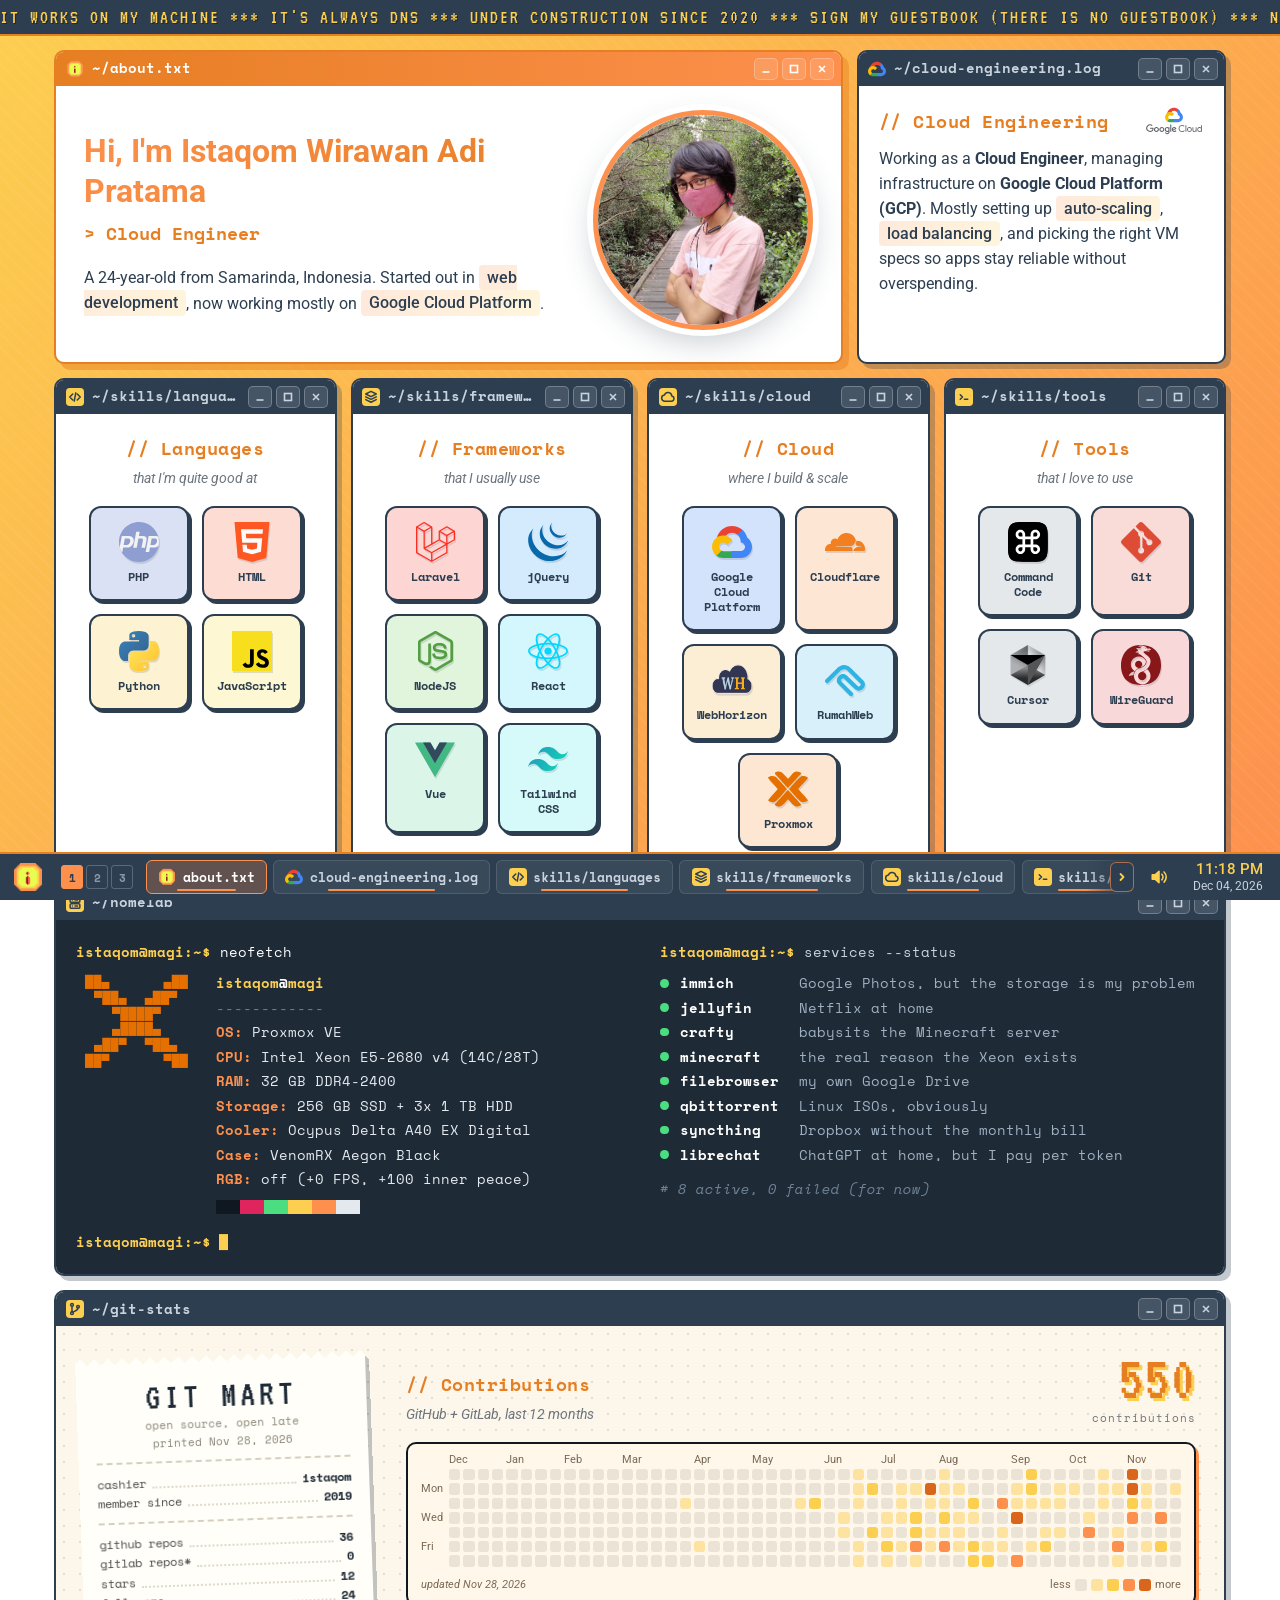
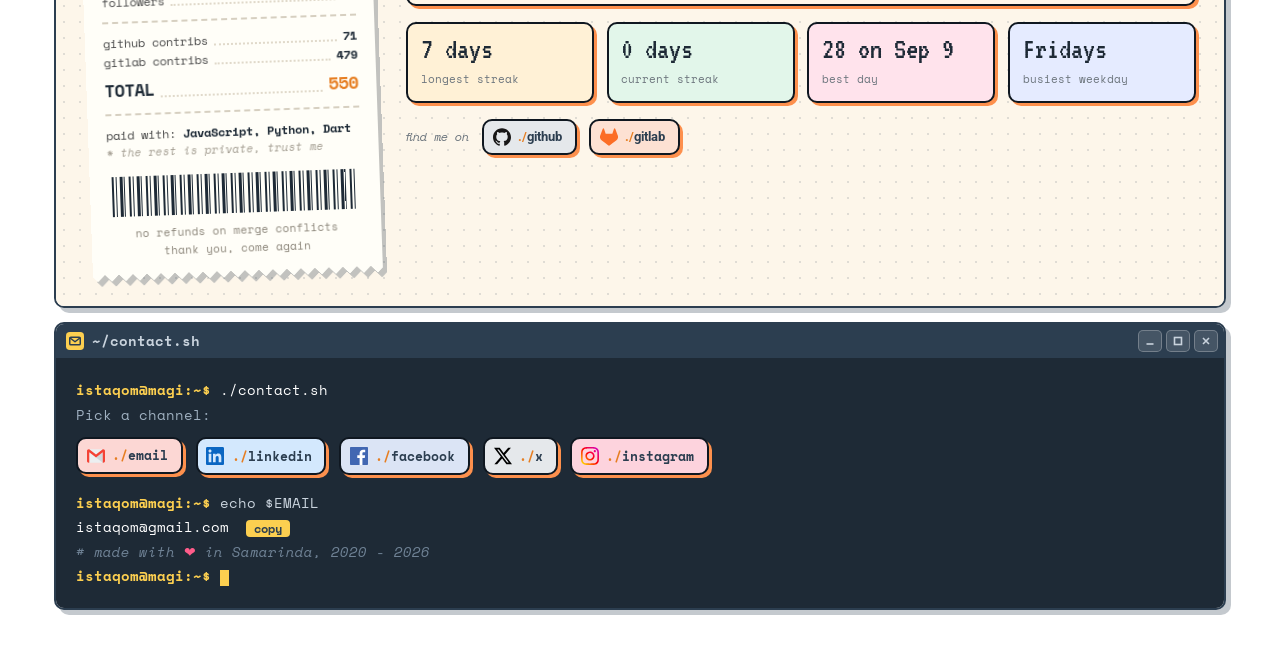
<file: index.html>
<!DOCTYPE html>
<html lang="en">
<head>
    <meta charset="UTF-8">
    <meta name="viewport" content="width=device-width, initial-scale=1.0">
    <title>istaqom@magi:~ | Istaqom Wirawan Adi Pratama</title>
    <meta name="description" content="Istaqom Wirawan Adi Pratama, a Cloud Engineer from Samarinda, Indonesia. Started out in web development, now working mostly on Google Cloud Platform.">
    <meta name="author" content="Istaqom Wirawan Adi Pratama">
    <meta name="theme-color" content="#2c3e50">
    <link rel="canonical" href="https://istaqom.github.io/">

    <meta property="og:type" content="website">
    <meta property="og:site_name" content="istaqom@magi">
    <meta property="og:url" content="https://istaqom.github.io/">
    <meta property="og:title" content="Istaqom Wirawan Adi Pratama | Cloud Engineer">
    <meta property="og:description" content="Cloud Engineer from Samarinda, Indonesia. Started out in web development, now working mostly on Google Cloud Platform.">
    <meta property="og:image" content="https://istaqom.github.io/img/og-logo.png">
    <meta property="og:image:secure_url" content="https://istaqom.github.io/img/og-logo.png">
    <meta property="og:image:type" content="image/png">
    <meta property="og:image:width" content="600">
    <meta property="og:image:height" content="600">
    <meta property="og:image:alt" content="Istaqom's logo: a red letter i inside an orange octagon">
    <meta name="twitter:card" content="summary">
    <meta name="twitter:creator" content="@istaqom">

    <link rel="icon" type="image/png" sizes="32x32" href="img/favicon-32.png">
    <link rel="apple-touch-icon" href="img/apple-touch-icon.png">
    <link rel="manifest" href="site.webmanifest">

    <script type="application/ld+json">
    {
        "@context": "https://schema.org",
        "@type": "Person",
        "name": "Istaqom Wirawan Adi Pratama",
        "url": "https://istaqom.github.io/",
        "image": "https://istaqom.github.io/img/me.jpg",
        "jobTitle": "Cloud Engineer",
        "address": { "@type": "PostalAddress", "addressLocality": "Samarinda", "addressCountry": "ID" },
        "sameAs": [
            "https://github.com/istaqom",
            "https://gitlab.com/istaqom",
            "https://www.linkedin.com/in/istaqom",
            "https://x.com/istaqom",
            "https://www.instagram.com/istaqomwirawan/",
            "https://www.facebook.com/istaqom/"
        ]
    }
    </script>

    <link href="module/style.css" rel="stylesheet">
    <link rel="preconnect" href="https://fonts.googleapis.com">
    <link rel="preconnect" href="https://fonts.gstatic.com" crossorigin>
    <link href="https://fonts.googleapis.com/css2?family=Roboto:wght@400;500;700&family=Space+Mono:wght@400;700&family=VT323&display=swap" rel="stylesheet">

    <script>
        // JS months are 0-based: 8 = September
        var BIRTHDAY = new Date(2002, 8, 15);

        function calculate_age(dob) { 
            var diff_ms = Date.now() - dob.getTime();
            var age_dt = new Date(diff_ms); 
        
            return Math.abs(age_dt.getUTCFullYear() - 1970);
        }

        try {
            var savedTheme = localStorage.getItem('magi-theme');
            if (!savedTheme) savedTheme = matchMedia('(prefers-color-scheme: dark)').matches ? 'dark' : 'light';
            document.documentElement.setAttribute('data-theme', savedTheme);
        } catch (e) {}

        // set before first paint so a refresh doesn't flash desktop 1; wm.js clears it
        try {
            var savedDesk = sessionStorage.getItem('magi-desk');
            if (savedDesk) document.documentElement.setAttribute('data-desk', savedDesk);
        } catch (e) {}
    </script>
    <script src="module/sfx.js" defer></script>
    <script src="module/wm.js" defer></script>
    <script src="module/marquee.js" defer></script>
    <script src="module/profile.js" defer></script>
    <script src="module/gitstats.js" defer></script>
    <script src="module/shell.js" defer></script>
    <script src="module/logocolor.js" defer></script>
    <script src="module/calendar.js" defer></script>
    <script src="module/music-data.js" defer></script>
    <script src="module/ytm-data.js" defer></script>
    <script src="module/hobby.js" defer></script>
    <script src="module/prefetch.js" defer></script>
</head>
<body>
    <div class="marquee-container">
        <div class="marquee-track">
            <span class="marquee-content">
                IT'S ALWAYS DNS *** THERE IS NO CLOUD, IT'S JUST SOMEONE ELSE'S COMPUTER ***
                IT WORKS ON MY MACHINE *** BEST VIEWED WITH ANY MODERN BROWSER ***
            </span>
            <span class="marquee-content" aria-hidden="true">
                IT'S ALWAYS DNS *** THERE IS NO CLOUD, IT'S JUST SOMEONE ELSE'S COMPUTER ***
                IT WORKS ON MY MACHINE *** BEST VIEWED WITH ANY MODERN BROWSER ***
            </span>
        </div>
    </div>

    <main class="workspaces">
    <div class="desktop" id="desktop-1" data-name="Main" aria-label="Desktop 1: Main">
        <section class="window window-wide" id="win-about" data-category="profile" data-desc="Who even is this guy" data-favorite data-title="~/about.txt" data-icon="img/logo-tp.png">
            <div class="window-body profile-section">
                <div class="profile-text">
                    <h1 class="name">Hi, I'm Istaqom Wirawan Adi Pratama</h1>
                    <h2 class="title">&gt; Cloud Engineer</h2>
                    <p class="description">
                        A <script>document.write(calculate_age(BIRTHDAY))</script>-year-old from Samarinda, Indonesia.
                        Started out in <span class="highlight">web development</span>,
                        now working mostly on <span class="highlight">Google Cloud Platform</span>.
                    </p>
                </div>
                <div class="profile-image">
                    <div class="me-wrap">
                        <img src="./img/me.jpg" alt="Istaqom Wirawan" class="me">
                        <span class="me-bubble" aria-hidden="true">hello, world!</span>
                    </div>
                </div>
            </div>
        </section>

        <section class="window" id="win-cloud" data-category="profile" data-desc="Day job, GCP edition" data-title="~/cloud-engineering.log" data-icon="img/gcp.svg">
            <div class="window-body">
                <div class="cloud-heading">
                    <h3 class="section-title">// Cloud Engineering</h3>
                    <img src="img/gcp-wordmark.svg" alt="Google Cloud" class="gcp-wordmark">
                </div>
                <p class="cloud-text">
                    Working as a <strong>Cloud Engineer</strong>, managing infrastructure on <strong>Google Cloud Platform (GCP)</strong>.
                    Mostly setting up <span class="highlight">auto-scaling</span>, <span class="highlight">load balancing</span>,
                    and picking the right VM specs so apps stay reliable without overspending.
                </p>
            </div>
        </section>

        <section class="window window-skill" id="win-languages" data-category="skills" data-desc="Things I write code in" data-title="~/skills/languages" data-icon="img/icon-code.svg">
            <div class="window-body skill-category">
                <h3 class="section-title">// Languages</h3>
                <p class="skill-subtitle">that I'm quite good at</p>
                <div class="skills-grid">
                    <div class="skill-item" data-tip="lambo lu warna apa bos?">
                        <img src="img/php.svg" alt="PHP">
                        <span>PHP</span>
                    </div>
                    <div class="skill-item" data-tip="yeah I program using HTML bro">
                        <img src="img/html-5.svg" alt="HTML">
                        <span>HTML</span>
                    </div>
                    <div class="skill-item" data-tip="import every single thing to the code">
                        <img src="img/python.svg" alt="Python">
                        <span>Python</span>
                    </div>
                    <div class="skill-item" data-tip="new framework every 5 minutes">
                        <img src="img/js.svg" alt="JavaScript">
                        <span>JavaScript</span>
                    </div>
                </div>
            </div>
        </section>

        <section class="window window-skill" id="win-frameworks" data-category="skills" data-desc="Things I write code with" data-title="~/skills/frameworks" data-icon="img/icon-layers.svg">
            <div class="window-body skill-category">
                <h3 class="section-title">// Frameworks</h3>
                <p class="skill-subtitle">that I usually use</p>
                <div class="skills-grid">
                    <div class="skill-item" data-tip="standard web for Indonesian government">
                        <img src="img/laravel.svg" alt="Laravel">
                        <span>Laravel</span>
                    </div>
                    <div class="skill-item" data-tip="please let me die">
                        <img src="img/jquery.svg" alt="jQuery">
                        <span>jQuery</span>
                    </div>
                    <div class="skill-item" data-tip="backend but actually frontend">
                        <img src="img/nodejs.svg" alt="NodeJS">
                        <span>NodeJS</span>
                    </div>
                    <div class="skill-item" data-tip="useState everywhere">
                        <img src="img/react.svg" alt="React">
                        <span>React</span>
                    </div>
                    <div class="skill-item" data-tip="React but simpler, but nobody uses it">
                        <img src="img/vue.svg" alt="Vue">
                        <span>Vue</span>
                    </div>
                    <div class="skill-item" data-tip="class name longer than the code">
                        <img src="img/tailwind-css.svg" alt="Tailwind CSS">
                        <span>Tailwind CSS</span>
                    </div>
                </div>
            </div>
        </section>

        <section class="window window-skill" id="win-cloud-stack" data-category="skills" data-desc="Where stuff gets deployed" data-title="~/skills/cloud" data-icon="img/icon-cloud.svg">
            <div class="window-body skill-category">
                <h3 class="section-title">// Cloud</h3>
                <p class="skill-subtitle">where I build &amp; scale</p>
                <div class="skills-grid">
                    <div class="skill-item" data-tip="I forgot to release the public IP of a dead VM and got billed">
                        <img src="img/gcp.svg" alt="Google Cloud Platform">
                        <span>Google Cloud Platform</span>
                    </div>
                    <div class="skill-item" data-tip="guards my domains. when it goes down, so does half the internet">
                        <img src="img/cloudflare.svg" alt="Cloudflare">
                        <span>Cloudflare</span>
                    </div>
                    <div class="skill-item" data-tip="cheap VPS go brrr. yes I have too many of them">
                        <img src="img/webhorizon.png" alt="WebHorizon">
                        <span>WebHorizon</span>
                    </div>
                    <div class="skill-item" data-tip="where I buy domains for projects I'll never finish">
                        <img src="img/rumahweb.svg" alt="RumahWeb">
                        <span>RumahWeb</span>
                    </div>
                    <div class="skill-item" data-tip="free VMware, but you click 'no subscription' every login">
                        <img src="img/proxmox.svg" alt="Proxmox">
                        <span>Proxmox</span>
                    </div>
                </div>
            </div>
        </section>

        <section class="window window-skill" id="win-tools" data-category="skills" data-desc="Daily drivers" data-title="~/skills/tools" data-icon="img/icon-terminal.svg">
            <div class="window-body skill-category">
                <h3 class="section-title">// Tools</h3>
                <p class="skill-subtitle">that I love to use</p>
                <div class="skills-grid">
                    <div class="skill-item" data-tip="I &quot;taste&quot; your code, you pay my token bills">
                        <img src="img/commandcode.svg" alt="Command Code">
                        <span>Command Code</span>
                    </div>
                    <div class="skill-item" data-tip="just push everything into main (or master if you're into that)">
                        <img src="img/git.svg" alt="Git">
                        <span>Git</span>
                    </div>
                    <div class="skill-item" data-tip="tab tab tab done">
                        <img src="img/cursor.svg" alt="Cursor">
                        <span>Cursor</span>
                    </div>
                    <div class="skill-item" data-tip="it just works, don't touch it">
                        <img src="img/wireguard.svg" alt="WireGuard">
                        <span>WireGuard</span>
                    </div>
                </div>
            </div>
        </section>

        <section class="window window-full" id="win-homelab" data-category="system" data-desc="The Xeon box under the desk" data-favorite data-title="~/homelab" data-icon="img/icon-server.svg">
            <div class="window-body terminal">
                <div class="homelab-grid">
                    <div>
                        <p class="term-line">
                            <span class="term-prompt">istaqom@magi:~$</span>
                            <span class="term-typed" style="--chars: 8">neofetch</span>
                        </p>
                        <div class="fetch term-reveal" style="--i: 0">
<pre class="fetch-logo" aria-hidden="true"> ██▄      ▄██
  ▀██▄  ▄██▀
    ▀████▀
    ▄████▄
  ▄██▀  ▀██▄
 ██▀      ▀██</pre>
                            <dl class="fetch-info">
                                <div class="fetch-title">istaqom<span>@</span>magi</div>
                                <div class="fetch-sep">------------</div>
                                <div class="fetch-row"><dt>OS</dt><dd>Proxmox VE</dd></div>
                                <div class="fetch-row"><dt>CPU</dt><dd>Intel Xeon E5-2680 v4 (14C/28T)</dd></div>
                                <div class="fetch-row"><dt>RAM</dt><dd>32 GB DDR4-2400</dd></div>
                                <div class="fetch-row"><dt>Storage</dt><dd>256 GB SSD + 3x 1 TB HDD</dd></div>
                                <div class="fetch-row"><dt>Cooler</dt><dd>Ocypus Delta A40 EX Digital</dd></div>
                                <div class="fetch-row"><dt>Case</dt><dd>VenomRX Aegon Black</dd></div>
                                <div class="fetch-row"><dt>RGB</dt><dd>off (+0 FPS, +100 inner peace)</dd></div>
                                <div class="fetch-colors" aria-hidden="true">
                                    <span></span><span></span><span></span><span></span><span></span><span></span>
                                </div>
                            </dl>
                        </div>
                    </div>
                    <div>
                        <p class="term-line term-reveal" style="--i: 1">
                            <span class="term-prompt">istaqom@magi:~$</span> services --status
                        </p>
                        <ul class="services term-reveal" style="--i: 2">
                            <li class="service"><span class="service-dot"></span><span class="service-name">immich</span><span class="service-desc">Google Photos, but the storage is my problem</span></li>
                            <li class="service"><span class="service-dot"></span><span class="service-name">jellyfin</span><span class="service-desc">Netflix at home</span></li>
                            <li class="service"><span class="service-dot"></span><span class="service-name">crafty</span><span class="service-desc">babysits the Minecraft server</span></li>
                            <li class="service"><span class="service-dot"></span><span class="service-name">minecraft</span><span class="service-desc">the real reason the Xeon exists</span></li>
                            <li class="service"><span class="service-dot"></span><span class="service-name">filebrowser</span><span class="service-desc">my own Google Drive</span></li>
                            <li class="service"><span class="service-dot"></span><span class="service-name">qbittorrent</span><span class="service-desc">Linux ISOs, obviously</span></li>
                            <li class="service"><span class="service-dot"></span><span class="service-name">syncthing</span><span class="service-desc">Dropbox without the monthly bill</span></li>
                            <li class="service"><span class="service-dot"></span><span class="service-name">librechat</span><span class="service-desc">ChatGPT at home, but I pay per token</span></li>
                        </ul>
                        <p class="term-comment term-reveal" style="--i: 3"># 8 active, 0 failed (for now)</p>
                    </div>
                </div>
                <div class="term-history" aria-live="polite"></div>
                <form class="term-line term-shell term-reveal" style="--i: 4" data-shell>
                    <label class="term-prompt" for="homelab-shell">istaqom@magi:~$</label>
                    <span class="term-input-wrap">
                        <input id="homelab-shell" class="term-input" type="text" placeholder=" " autocomplete="off" autocorrect="off" autocapitalize="off" spellcheck="false" enterkeyhint="send">
                        <span class="term-cursor" aria-hidden="true"></span>
                    </span>
                </form>
            </div>
        </section>

        <section class="window window-full" id="win-git" data-category="system" data-desc="Receipts, literally" data-favorite data-title="~/git-stats" data-icon="img/icon-git.svg">
            <div class="window-body git-board">
                <div class="receipt-wrap">
                    <div class="receipt">
                        <p class="receipt-brand">GIT MART</p>
                        <p class="receipt-center">open source, open late</p>
                        <p class="receipt-center">printed <span data-stat="printed">...</span></p>
                        <dl class="receipt-rows">
                            <div><dt>cashier</dt><dd>istaqom</dd></div>
                            <div><dt>member since</dt><dd data-stat="since">...</dd></div>
                        </dl>
                        <dl class="receipt-rows">
                            <div><dt>github repos</dt><dd data-stat="repos">...</dd></div>
                            <div><dt>gitlab repos*</dt><dd data-stat="gl-repos">...</dd></div>
                            <div><dt>stars</dt><dd data-stat="stars">...</dd></div>
                            <div><dt>followers</dt><dd data-stat="followers">...</dd></div>
                        </dl>
                        <dl class="receipt-rows">
                            <div><dt>github contribs</dt><dd data-stat="contrib-gh">...</dd></div>
                            <div><dt>gitlab contribs</dt><dd data-stat="contrib-gl">...</dd></div>
                            <div class="receipt-total"><dt>TOTAL</dt><dd data-stat="contributions">...</dd></div>
                        </dl>
                        <p class="receipt-paid">paid with: <span data-stat="langs">...</span></p>
                        <p class="receipt-note">* the rest is private, trust me</p>
                        <div class="receipt-barcode" aria-hidden="true"></div>
                        <p class="receipt-center">no refunds on merge conflicts<br>thank you, come again</p>
                    </div>
                </div>

                <div class="git-panel">
                    <div class="git-panel-head">
                        <div>
                            <h2 class="section-title">// Contributions</h2>
                            <p class="skill-subtitle">GitHub + GitLab, last 12 months</p>
                        </div>
                        <p class="git-big"><span data-stat="contributions">...</span><small>contributions</small></p>
                    </div>
                    <div class="git-chart">
                        <img src="https://ghchart.rshah.org/e67e22/istaqom" alt="GitHub contribution graph for istaqom" loading="lazy">
                    </div>
                    <div class="git-facts">
                        <div class="git-fact"><span class="git-fact-value" data-stat="streak">...</span><span class="git-fact-label">longest streak</span></div>
                        <div class="git-fact"><span class="git-fact-value" data-stat="current">...</span><span class="git-fact-label">current streak</span></div>
                        <div class="git-fact"><span class="git-fact-value" data-stat="best-day">...</span><span class="git-fact-label">best day</span></div>
                        <div class="git-fact"><span class="git-fact-value" data-stat="weekday">...</span><span class="git-fact-label">busiest weekday</span></div>
                    </div>
                    <div class="git-find">
                        <span class="git-find-label">find me on</span>
                        <a href="https://github.com/istaqom" class="term-link">
                            <img src="img/github.svg" alt="">
                            <span>github</span>
                        </a>
                        <a href="https://gitlab.com/istaqom" class="term-link">
                            <img src="img/gitlab.svg" alt="">
                            <span>gitlab</span>
                        </a>
                    </div>
                </div>
            </div>
        </section>

        <section class="window window-full" id="win-contact" data-category="profile" data-desc="Say hi" data-favorite data-title="~/contact.sh" data-icon="img/icon-mail.svg">
            <div class="window-body terminal">
                <p class="term-line">
                    <span class="term-prompt">istaqom@magi:~$</span>
                    <span class="term-typed" style="--chars: 12">./contact.sh</span>
                </p>
                <p class="term-out term-reveal" style="--i: 0">Pick a channel:</p>
                <div class="term-links term-reveal" style="--i: 1">
                    <a href="mailto:istaqom@gmail.com" class="term-link">
                        <img src="img/gmail.svg" alt="">
                        <span>email</span>
                    </a>
                    <a href="https://www.linkedin.com/in/istaqom" class="term-link">
                        <img src="img/linkedin.svg" alt="">
                        <span>linkedin</span>
                    </a>
                    <a href="https://www.facebook.com/istaqom/" class="term-link">
                        <img src="img/facebook.svg" alt="">
                        <span>facebook</span>
                    </a>
                    <a href="https://x.com/istaqom" class="term-link">
                        <img src="img/x.svg" alt="">
                        <span>x</span>
                    </a>
                    <a href="https://www.instagram.com/istaqomwirawan/" class="term-link">
                        <img src="img/instagram.svg" alt="">
                        <span>instagram</span>
                    </a>
                </div>
                <p class="term-line term-reveal" style="--i: 2">
                    <span class="term-prompt">istaqom@magi:~$</span> echo $EMAIL
                </p>
                <p class="term-out term-reveal" style="--i: 3">
                    <span class="term-email">istaqom@gmail.com</span>
                    <button class="term-copy" type="button" hidden>copy</button>
                </p>
                <p class="term-comment term-reveal" style="--i: 4">
                    # made with <span class="heart">&#10084;</span> in Samarinda, 2020 - <script>document.write(new Date().getFullYear())</script>
                </p>
                <p class="term-line term-reveal" style="--i: 5">
                    <span class="term-prompt">istaqom@magi:~$</span> <span class="term-cursor"></span>
                </p>
            </div>
        </section>

        <div class="desktop-empty" hidden>
            <p>All windows closed.</p>
            <p>Open them again from the <strong>Start</strong> menu (the logo, bottom left).</p>
        </div>
    </div>

    <div class="desktop" id="desktop-2" data-name="Career" aria-label="Desktop 2: Career" hidden>
        <section class="window window-full" id="win-profile" data-category="career" data-desc="LinkedIn header, minus the Premium upsell" data-title="~/profile.card" data-icon="img/linkedin.svg">
            <div class="window-body li-card">
                <img class="li-cover" src="img/cover.jpg" alt="" loading="lazy">
                <div class="li-head">
                    <div class="li-avatar-wrap">
                        <img class="li-avatar" src="img/me-linkedin.jpg" alt="Istaqom Wirawan" loading="lazy">
                        <span class="me-bubble li-bubble" aria-hidden="true">open to work? already working</span>
                    </div>
                    <div class="li-info">
                        <h2 class="li-name">Istaqom Wirawan Adi Pratama</h2>
                        <p class="li-headline">Cloud Engineer at Mandau Gemilang Tech · Full Stack Developer</p>
                        <p class="li-meta">Samarinda, East Kalimantan, Indonesia</p>
                        <div class="li-actions">
                            <a class="li-btn is-primary" href="https://www.linkedin.com/in/istaqom" target="_blank" rel="noopener">Connect</a>
                            <a class="li-btn" href="mailto:istaqom@gmail.com">Message</a>
                        </div>
                    </div>
                    <ul class="li-orgs">
                        <li><img src="img/logo-mandau.png" alt="" loading="lazy"><span>Mandau Gemilang Tech</span></li>
                        <li><img src="img/logo-itk.png" alt="" loading="lazy"><span>Institut Teknologi Kalimantan</span></li>
                    </ul>
                </div>
            </div>
        </section>

        <section class="window window-wide" id="win-experience" data-category="career" data-desc="Where I've worked" data-favorite data-title="~/experience.md" data-icon="img/icon-briefcase.svg">
            <div class="window-body">
                <h2 class="section-title">// Experience</h2>
                <p class="skill-subtitle">the LinkedIn version, minus the buzzwords</p>
                <ol class="timeline">
                    <li class="tl-item is-current">
                        <img class="tl-logo" src="img/logo-mandau.png" alt="" loading="lazy">
                        <div class="tl-main">
                            <div class="tl-head">
                                <h3 class="tl-role">Full Stack Developer</h3>
                                <span class="tl-badge">current focus: Cloud Engineer</span>
                            </div>
                            <p class="tl-org"><a href="https://mandau.co.id" target="_blank" rel="noopener">Mandau Gemilang Tech</a></p>
                            <p class="tl-date"><time datetime="2026-05">May 2026</time> - Present · <span data-since="2026-05">6 mos</span></p>
                            <ul class="tl-notes">
                                <li>Full Stack Developer on paper, building web apps front to back</li>
                                <li>Day to day it's mostly cloud engineering now (see <code>~/cloud-engineering.log</code> on Desktop 1)</li>
                            </ul>
                        </div>
                    </li>
                    <li class="tl-item">
                        <img class="tl-logo" src="img/logo-bangkit.png" alt="" loading="lazy">
                        <div class="tl-main">
                            <h3 class="tl-role">Cloud Computing Cohort</h3>
                            <p class="tl-org">Bangkit Academy led by Google, Tokopedia, Gojek, &amp; Traveloka</p>
                            <p class="tl-date">Apprenticeship · <time datetime="2023-02">Feb 2023</time> - <time datetime="2023-06">Jun 2023</time> · 5 mos · Remote</p>
                            <ul class="tl-notes">
                                <li>Where the cloud thing started, plus a stack of Dicoding certs along the way (see <code>~/certs</code>)</li>
                            </ul>
                        </div>
                    </li>
                </ol>
                <p class="tl-skills">
                    <span>top skills:</span>
                    <span class="highlight">Web Development</span>
                    <span class="highlight">Networking</span>
                    <span class="highlight">Back-End Web Development</span>
                </p>
            </div>
        </section>

        <section class="window" id="win-education" data-category="career" data-desc="Where I learned to Google errors" data-title="~/education.md" data-icon="img/icon-cap.svg">
            <div class="window-body">
                <h2 class="section-title">// Education</h2>
                <p class="skill-subtitle">the official version</p>
                <ol class="timeline">
                    <li class="tl-item">
                        <img class="tl-logo" src="img/logo-itk.png" alt="" loading="lazy">
                        <div class="tl-main">
                            <h3 class="tl-role">Bachelor's degree, Informatics</h3>
                            <p class="tl-org">Institut Teknologi Kalimantan</p>
                            <p class="tl-date"><time datetime="2020-09">Sep 2020</time> - <time datetime="2025-01">Jan 2025</time></p>
                            <p class="tl-tags"><span>Networking</span><span>Back-End Web Development</span></p>
                        </div>
                    </li>
                    <li class="tl-item">
                        <img class="tl-logo" src="img/logo-smkn7.png" alt="" loading="lazy">
                        <div class="tl-main">
                            <h3 class="tl-role">Software Engineering <span class="tl-alt">(Rekayasa Perangkat Lunak)</span></h3>
                            <p class="tl-org">SMK Negeri 7 Samarinda</p>
                            <p class="tl-date"><time datetime="2017-07">Jul 2017</time> - <time datetime="2020-07">Jul 2020</time></p>
                            <p class="tl-tags"><span>Web Development</span></p>
                        </div>
                    </li>
                </ol>
            </div>
        </section>

        <section class="window window-full" id="win-certs" data-category="career" data-desc="Mostly expired, like real TLS certs" data-title="~/certs" data-icon="img/icon-cert.svg">
            <div class="window-body">
                <div class="cert-top">
                    <div>
                        <h2 class="section-title">// Certifications</h2>
                        <p class="skill-subtitle" data-cert-summary>courses I finished, receipts included</p>
                    </div>
                    <div class="cert-filters" role="group" aria-label="Filter certifications">
                        <button type="button" class="cert-filter is-active" data-filter="all" aria-pressed="true">All <span></span></button>
                        <button type="button" class="cert-filter" data-filter="valid" aria-pressed="false">Active <span></span></button>
                        <button type="button" class="cert-filter" data-filter="expired" aria-pressed="false">Expired <span></span></button>
                    </div>
                </div>
                <div class="cert-report">
                    <p class="cert-grade" data-cert-grade aria-label="Overall rating">?</p>
                    <div class="cert-report-main">
                        <p class="cert-report-title">Overall rating <span class="cert-verdict" data-cert-verdict></span></p>
                        <div class="cert-bar" data-cert-bar aria-hidden="true"></div>
                        <p class="cert-log" data-cert-log aria-live="polite">Last renewal attempt: never</p>
                    </div>
                    <button type="button" class="cert-renew" data-cert-renew>
                        <svg viewBox="0 0 16 16" aria-hidden="true"><path d="M13.5 8A5.5 5.5 0 1 1 11.9 4.1M13.5 2v3h-3"/></svg>
                        <span>Renew all</span>
                    </button>
                </div>
                <ul class="cert-list">
                    <li class="cert-head" aria-hidden="true"><span></span><span>Certificate</span><span class="cert-meta"><span>Issuer</span><span>Issued</span></span><span>Status</span><span></span></li>
                    <li class="cert" data-expires="2026-05">
                        <img class="cert-logo" src="img/dicoding.png" alt="" loading="lazy">
                        <p class="cert-title" title="Menjadi Google Cloud Engineer"><span class="cert-name">Become a Google Cloud Engineer</span> <span class="cert-orig" lang="id">Menjadi Google Cloud Engineer</span></p>
                        <span class="cert-meta"><span class="cert-issuer">Dicoding</span><span class="cert-date">May 2023</span></span>
                        <span class="cert-status"></span>
                        <a class="cert-link" href="https://www.dicoding.com/certificates/MRZMQLGMNPYQ" target="_blank" rel="noopener" aria-label="Show credential: Become a Google Cloud Engineer" title="Show credential"><svg viewBox="0 0 16 16" aria-hidden="true"><path d="M6 3H3.5v9.5H13V10M9 3h4v4M13 3L7.5 8.5"/></svg></a>
                    </li>
                    <li class="cert" data-expires="2026-03">
                        <img class="cert-logo" src="img/dicoding.png" alt="" loading="lazy">
                        <p class="cert-title" title="Belajar Membuat Aplikasi Back-End untuk Pemula dengan Google Cloud"><span class="cert-name">Back-End Apps for Beginners with Google Cloud</span> <span class="cert-orig" lang="id">Belajar Membuat Aplikasi Back-End untuk Pemula dengan Google Cloud</span></p>
                        <span class="cert-meta"><span class="cert-issuer">Dicoding</span><span class="cert-date">Mar 2023</span></span>
                        <span class="cert-status"></span>
                        <a class="cert-link" href="https://www.dicoding.com/certificates/72ZD94LOJPYW" target="_blank" rel="noopener" aria-label="Show credential: Back-End Apps for Beginners with Google Cloud" title="Show credential"><svg viewBox="0 0 16 16" aria-hidden="true"><path d="M6 3H3.5v9.5H13V10M9 3h4v4M13 3L7.5 8.5"/></svg></a>
                    </li>
                    <li class="cert" data-expires="2026-03">
                        <img class="cert-logo" src="img/dicoding.png" alt="" loading="lazy">
                        <p class="cert-title" title="Belajar Dasar Pemrograman JavaScript"><span class="cert-name">JavaScript Programming Basics</span> <span class="cert-orig" lang="id">Belajar Dasar Pemrograman JavaScript</span></p>
                        <span class="cert-meta"><span class="cert-issuer">Dicoding</span><span class="cert-date">Mar 2023</span></span>
                        <span class="cert-status"></span>
                        <a class="cert-link" href="https://www.dicoding.com/certificates/QLZ92WNGDX5D" target="_blank" rel="noopener" aria-label="Show credential: JavaScript Programming Basics" title="Show credential"><svg viewBox="0 0 16 16" aria-hidden="true"><path d="M6 3H3.5v9.5H13V10M9 3h4v4M13 3L7.5 8.5"/></svg></a>
                    </li>
                    <li class="cert" data-expires="2026-03">
                        <img class="cert-logo" src="img/dicoding.png" alt="" loading="lazy">
                        <p class="cert-title" title="Belajar Dasar Pemrograman Web"><span class="cert-name">Web Programming Basics</span> <span class="cert-orig" lang="id">Belajar Dasar Pemrograman Web</span></p>
                        <span class="cert-meta"><span class="cert-issuer">Dicoding</span><span class="cert-date">Mar 2023</span></span>
                        <span class="cert-status"></span>
                        <a class="cert-link" href="https://www.dicoding.com/certificates/07Z6GYE6JXQR" target="_blank" rel="noopener" aria-label="Show credential: Web Programming Basics" title="Show credential"><svg viewBox="0 0 16 16" aria-hidden="true"><path d="M6 3H3.5v9.5H13V10M9 3h4v4M13 3L7.5 8.5"/></svg></a>
                    </li>
                    <li class="cert" data-expires="2026-02">
                        <img class="cert-logo" src="img/dicoding.png" alt="" loading="lazy">
                        <p class="cert-title" title="Belajar Dasar Git dengan GitHub"><span class="cert-name">Git Basics with GitHub</span> <span class="cert-orig" lang="id">Belajar Dasar Git dengan GitHub</span></p>
                        <span class="cert-meta"><span class="cert-issuer">Dicoding</span><span class="cert-date">Feb 2023</span></span>
                        <span class="cert-status"></span>
                        <a class="cert-link" href="https://www.dicoding.com/certificates/RVZKO112OPD5" target="_blank" rel="noopener" aria-label="Show credential: Git Basics with GitHub" title="Show credential"><svg viewBox="0 0 16 16" aria-hidden="true"><path d="M6 3H3.5v9.5H13V10M9 3h4v4M13 3L7.5 8.5"/></svg></a>
                    </li>
                    <li class="cert" data-expires="2025-05">
                        <img class="cert-logo" src="img/dicoding.png" alt="" loading="lazy">
                        <p class="cert-title" title="Belajar Dasar Google Cloud"><span class="cert-name">Google Cloud Basics</span> <span class="cert-orig" lang="id">Belajar Dasar Google Cloud</span></p>
                        <span class="cert-meta"><span class="cert-issuer">Dicoding</span><span class="cert-date">May 2022</span></span>
                        <span class="cert-status"></span>
                        <a class="cert-link" href="https://www.dicoding.com/certificates/EYX4227NJZDL" target="_blank" rel="noopener" aria-label="Show credential: Google Cloud Basics" title="Show credential"><svg viewBox="0 0 16 16" aria-hidden="true"><path d="M6 3H3.5v9.5H13V10M9 3h4v4M13 3L7.5 8.5"/></svg></a>
                    </li>
                    <li class="cert" data-expires="2024-12">
                        <img class="cert-logo" src="img/dicoding.png" alt="" loading="lazy">
                        <p class="cert-title" title="Membangun Arsitektur Cloud di AWS"><span class="cert-name">Architecting on AWS</span> <span class="cert-orig" lang="id">Membangun Arsitektur Cloud di AWS</span></p>
                        <span class="cert-meta"><span class="cert-issuer">Dicoding</span><span class="cert-date">Dec 2021</span></span>
                        <span class="cert-status"></span>
                        <a class="cert-link" href="https://www.dicoding.com/certificates/MRZMKRWRLPYQ" target="_blank" rel="noopener" aria-label="Show credential: Architecting on AWS" title="Show credential"><svg viewBox="0 0 16 16" aria-hidden="true"><path d="M6 3H3.5v9.5H13V10M9 3h4v4M13 3L7.5 8.5"/></svg></a>
                    </li>
                    <li class="cert" data-expires="2024-09">
                        <img class="cert-logo" src="img/dicoding.png" alt="" loading="lazy">
                        <p class="cert-title" title="Belajar Dasar AWS Cloud"><span class="cert-name">Cloud Practitioner Essentials</span> <span class="cert-orig" lang="id">Belajar Dasar AWS Cloud</span></p>
                        <span class="cert-meta"><span class="cert-issuer">Dicoding</span><span class="cert-date">Sep 2021</span></span>
                        <span class="cert-status"></span>
                        <a class="cert-link" href="https://www.dicoding.com/certificates/ERZR4E97MZYV" target="_blank" rel="noopener" aria-label="Show credential: Cloud Practitioner Essentials" title="Show credential"><svg viewBox="0 0 16 16" aria-hidden="true"><path d="M6 3H3.5v9.5H13V10M9 3h4v4M13 3L7.5 8.5"/></svg></a>
                    </li>
                    <li class="cert">
                        <img class="cert-logo" src="img/hackerrank.svg" alt="" loading="lazy">
                        <p class="cert-title"><span class="cert-name">Python (Basic)</span></p>
                        <span class="cert-meta"><span class="cert-issuer">HackerRank</span><span class="cert-date">Sep 2021</span></span>
                        <span class="cert-status"></span>
                        <a class="cert-link" href="https://www.hackerrank.com/certificates/ae53823b98e7" target="_blank" rel="noopener" aria-label="Show credential: Python (Basic)" title="Show credential"><svg viewBox="0 0 16 16" aria-hidden="true"><path d="M6 3H3.5v9.5H13V10M9 3h4v4M13 3L7.5 8.5"/></svg></a>
                    </li>
                    <li class="cert">
                        <img class="cert-logo" src="img/sololearn.svg" alt="" loading="lazy">
                        <p class="cert-title"><span class="cert-name">PHP Course</span></p>
                        <span class="cert-meta"><span class="cert-issuer">Sololearn</span><span class="cert-date">Nov 2020</span></span>
                        <span class="cert-status"></span>
                        <a class="cert-link" href="https://www.sololearn.com/certificates/1059-6568344" target="_blank" rel="noopener" aria-label="Show credential: PHP Course" title="Show credential"><svg viewBox="0 0 16 16" aria-hidden="true"><path d="M6 3H3.5v9.5H13V10M9 3h4v4M13 3L7.5 8.5"/></svg></a>
                    </li>
                    <li class="cert">
                        <img class="cert-logo" src="img/sololearn.svg" alt="" loading="lazy">
                        <p class="cert-title"><span class="cert-name">HTML Course</span></p>
                        <span class="cert-meta"><span class="cert-issuer">Sololearn</span><span class="cert-date">Dec 2019</span></span>
                        <span class="cert-status"></span>
                        <a class="cert-link" href="https://www.sololearn.com/certificates/1014-6568344" target="_blank" rel="noopener" aria-label="Show credential: HTML Course" title="Show credential"><svg viewBox="0 0 16 16" aria-hidden="true"><path d="M6 3H3.5v9.5H13V10M9 3h4v4M13 3L7.5 8.5"/></svg></a>
                    </li>
                </ul>
            </div>
        </section>

        <section class="window window-full" id="win-career" data-category="career" data-desc="The same story, as a commit history" data-title="~/career.git" data-icon="img/icon-branch.svg">
            <div class="window-body gh">
                <div class="gh-bar">
                    <span class="gh-branch">
                        <svg viewBox="0 0 16 16" aria-hidden="true"><circle cx="5" cy="3.5" r="1.5"/><circle cx="5" cy="12.5" r="1.5"/><circle cx="11" cy="5" r="1.5"/><path d="M5 5v6M11 6.5c0 2.5-2.5 3-6 4.5"/></svg>
                        main
                    </span>
                    <span class="gh-repo">istaqom / <strong>career</strong></span>
                    <span class="gh-count">11 commits</span>
                </div>
                <div class="gh-group">
                    <h3 class="gh-day">Commits in 2026</h3>
                    <ol class="gh-commits">
                        <li class="gh-commit">
                            <div class="gh-main">
                                <p class="gh-msg">refactor: shift focus to cloud engineering</p>
                                <p class="gh-desc">Still a Full Stack Developer on paper. These days it is mostly Google Cloud.</p>
                                <p class="gh-meta"><img src="img/logo-64.png" alt="" loading="lazy"><strong>istaqom</strong> committed just now</p>
                            </div>
                            <div class="gh-side">
                                <span class="gh-verified">Verified</span>
                                <code class="gh-sha">c10ud42</code>
                            </div>
                        </li>
                        <li class="gh-commit">
                            <div class="gh-main">
                                <p class="gh-msg">feat: join Mandau Gemilang Tech as Full Stack Developer</p>
                                <p class="gh-meta"><img src="img/logo-64.png" alt="" loading="lazy"><strong>istaqom</strong> committed in May 2026</p>
                            </div>
                            <div class="gh-side">
                                <span class="gh-verified">Verified</span>
                                <code class="gh-sha">3a9d0f1</code>
                            </div>
                        </li>
                    </ol>
                </div>
                <div class="gh-group">
                    <h3 class="gh-day">Commits in 2025</h3>
                    <ol class="gh-commits">
                        <li class="gh-commit">
                            <div class="gh-main">
                                <p class="gh-msg">chore: finish Informatics at Institut Teknologi Kalimantan</p>
                                <p class="gh-meta"><img src="img/logo-64.png" alt="" loading="lazy"><strong>istaqom</strong> committed in Jan 2025</p>
                            </div>
                            <div class="gh-side">
                                <span class="gh-verified">Verified</span>
                                <code class="gh-sha">f1a2025</code>
                            </div>
                        </li>
                    </ol>
                </div>
                <div class="gh-group">
                    <h3 class="gh-day">Commits in 2023</h3>
                    <ol class="gh-commits">
                        <li class="gh-commit">
                            <div class="gh-main">
                                <p class="gh-msg">Merge pull request #1 from istaqom/bangkit</p>
                                <p class="gh-desc">Bangkit Academy Cloud Computing Cohort, 5 months, remote</p>
                                <p class="gh-meta"><img src="img/logo-64.png" alt="" loading="lazy"><strong>istaqom</strong> committed in Jun 2023</p>
                            </div>
                            <div class="gh-side">
                                <span class="gh-verified">Verified</span>
                                <code class="gh-sha">e2b7c90</code>
                            </div>
                        </li>
                        <li class="gh-commit">
                            <div class="gh-main">
                                <p class="gh-msg">feat: earn &quot;Become a Google Cloud Engineer&quot; <span class="gh-label">bangkit</span></p>
                                <p class="gh-meta"><img src="img/logo-64.png" alt="" loading="lazy"><strong>istaqom</strong> committed in May 2023</p>
                            </div>
                            <div class="gh-side">
                                <span class="gh-verified">Verified</span>
                                <code class="gh-sha">8b1f3e2</code>
                            </div>
                        </li>
                        <li class="gh-commit">
                            <div class="gh-main">
                                <p class="gh-msg">feat: start Bangkit Academy cloud computing cohort <span class="gh-label">bangkit</span></p>
                                <p class="gh-desc">Led by Google, Tokopedia, Gojek, &amp; Traveloka</p>
                                <p class="gh-meta"><img src="img/logo-64.png" alt="" loading="lazy"><strong>istaqom</strong> committed in Feb 2023</p>
                            </div>
                            <div class="gh-side">
                                <span class="gh-verified">Verified</span>
                                <code class="gh-sha">9e4d1aa</code>
                            </div>
                        </li>
                    </ol>
                </div>
                <div class="gh-group">
                    <h3 class="gh-day">Commits in 2021</h3>
                    <ol class="gh-commits">
                        <li class="gh-commit">
                            <div class="gh-main">
                                <p class="gh-msg">feat: first cloud cert, AWS Cloud Practitioner Essentials</p>
                                <p class="gh-meta"><img src="img/logo-64.png" alt="" loading="lazy"><strong>istaqom</strong> committed in Sep 2021</p>
                            </div>
                            <div class="gh-side">
                                <span class="gh-verified">Verified</span>
                                <code class="gh-sha">a3f5c71</code>
                            </div>
                        </li>
                    </ol>
                </div>
                <div class="gh-group">
                    <h3 class="gh-day">Commits in 2020</h3>
                    <ol class="gh-commits">
                        <li class="gh-commit">
                            <div class="gh-main">
                                <p class="gh-msg">feat: start Informatics at Institut Teknologi Kalimantan</p>
                                <p class="gh-meta"><img src="img/logo-64.png" alt="" loading="lazy"><strong>istaqom</strong> committed in Sep 2020</p>
                            </div>
                            <div class="gh-side">
                                <span class="gh-verified">Verified</span>
                                <code class="gh-sha">5f1c2b8</code>
                            </div>
                        </li>
                        <li class="gh-commit">
                            <div class="gh-main">
                                <p class="gh-msg">chore: finish Software Engineering at SMK Negeri 7 Samarinda</p>
                                <p class="gh-meta"><img src="img/logo-64.png" alt="" loading="lazy"><strong>istaqom</strong> committed in Jul 2020</p>
                            </div>
                            <div class="gh-side">
                                <span class="gh-verified">Verified</span>
                                <code class="gh-sha">2e7a1d4</code>
                            </div>
                        </li>
                    </ol>
                </div>
                <div class="gh-group">
                    <h3 class="gh-day">Commits in 2019</h3>
                    <ol class="gh-commits">
                        <li class="gh-commit">
                            <div class="gh-main">
                                <p class="gh-msg">feat: first certificate, for HTML (it counts)</p>
                                <p class="gh-meta"><img src="img/logo-64.png" alt="" loading="lazy"><strong>istaqom</strong> committed in Dec 2019</p>
                            </div>
                            <div class="gh-side">
                                <span class="gh-verified">Verified</span>
                                <code class="gh-sha">7d3e9a0</code>
                            </div>
                        </li>
                    </ol>
                </div>
                <div class="gh-group">
                    <h3 class="gh-day">Commits in 2017</h3>
                    <ol class="gh-commits">
                        <li class="gh-commit">
                            <div class="gh-main">
                                <p class="gh-msg">Initial commit</p>
                                <p class="gh-desc">Software Engineering (Rekayasa Perangkat Lunak) at SMK Negeri 7 Samarinda</p>
                                <p class="gh-meta"><img src="img/logo-64.png" alt="" loading="lazy"><strong>istaqom</strong> committed in Jul 2017</p>
                            </div>
                            <div class="gh-side">
                                <span class="gh-verified">Verified</span>
                                <code class="gh-sha">0c0ffee</code>
                            </div>
                        </li>
                    </ol>
                </div>
                <a class="gh-more" href="https://www.linkedin.com/in/istaqom" target="_blank" rel="noopener">View full history on LinkedIn &#8599;</a>
            </div>
        </section>

        <div class="desktop-empty" hidden>
            <p>All windows closed.</p>
            <p>Open them again from the <strong>Start</strong> menu (the logo, bottom left).</p>
        </div>
    </div>

    <div class="desktop" id="desktop-3" data-name="Hobby" aria-label="Desktop 3: Hobby" hidden>
        <section class="window window-wide" id="win-music" data-category="hobby" data-favorite data-desc="My Bandcamp collection, on repeat" data-title="~/my-bandcamp" data-icon="img/icon-disc.svg">
            <div class="window-body">
                <div class="np">
                    <div class="np-bc">
                        <a class="np-bc-me" href="https://bandcamp.com/istaqom" target="_blank" rel="noopener"><span class="np-bc-logo" aria-hidden="true"></span>bandcamp.com/<strong>istaqom</strong></a>
                        <ul class="np-bc-links">
                            <li><a href="https://bandcamp.com/istaqom" target="_blank" rel="noopener"><strong>12</strong> collection</a></li>
                            <li><a href="https://bandcamp.com/istaqom/wishlist" target="_blank" rel="noopener"><strong>16</strong> wishlist</a></li>
                            <li><a href="https://bandcamp.com/istaqom/following/artists_and_labels" target="_blank" rel="noopener"><strong>11</strong> following</a></li>
                        </ul>
                    </div>
                    <div class="np-deck">
                        <span class="np-disc" aria-hidden="true"><img data-np-label src="img/hobby/bc-ompong.jpg" alt=""></span>
                        <img class="np-cover" data-np-cover src="img/hobby/bc-ompong.jpg" alt="" loading="lazy">
                        <p class="np-quip" data-np-quip aria-live="polite" hidden></p>
                    </div>
                    <div class="np-info">
                        <p class="np-kicker"><span class="np-eq" aria-hidden="true"><i></i><i></i><i></i><i></i></span><span data-np-state>From my Bandcamp</span></p>
                        <h2 class="np-title" data-np-title>Ompong</h2>
                        <p class="np-artist" data-np-artist>Fish Tank Radio.O</p>
                        <p class="np-meta" data-np-meta>Album · bought Oct 2026 · two tracks, both bangers</p>
                        <div class="np-controls">
                            <button type="button" class="np-btn" data-np-prev aria-label="Previous record"><svg viewBox="0 0 16 16" aria-hidden="true"><path d="M3.5 3v10M13 3.5L6 8l7 4.5z"/></svg></button>
                            <span class="np-index" data-np-index>1 / 12</span>
                            <button type="button" class="np-btn" data-np-next aria-label="Next record"><svg viewBox="0 0 16 16" aria-hidden="true"><path d="M12.5 3v10M3 3.5L10 8l-7 4.5z"/></svg></button>
                            <a class="np-link" data-np-link href="https://fishtankradio.bandcamp.com/album/ompong" target="_blank" rel="noopener">Open on Bandcamp &#8599;</a>
                        </div>
                    </div>
                    <div class="np-embed" data-np-embed tabindex="-1">
                        <a class="np-hit" data-np-hit href="https://fishtankradio.bandcamp.com/album/ompong" target="_blank" rel="noopener" tabindex="-1" aria-hidden="true"></a>
                        <span class="np-progress" aria-hidden="true"><i data-np-bar></i></span>
                    </div>
                    <div class="np-tracks">
                        <p class="np-tracks-head"><span>Tracklist</span> <span data-np-total></span></p>
                        <ol class="np-tracklist" data-np-tracks></ol>
                    </div>
                    <ol class="np-queue" aria-label="Bandcamp collection">
                        <li><button type="button" class="np-item is-active" data-embed="album=2313932115" data-tracks="[[&quot;Ompong&quot;, 165], [&quot;Belut Listrik&quot;, 90]]" data-url="https://fishtankradio.bandcamp.com/album/ompong" data-artist="Fish Tank Radio.O" data-meta="Album · bought Oct 2026 · two tracks, both bangers"><img src="img/hobby/bc-ompong.jpg" alt="" loading="lazy"><span>Ompong</span></button></li>
                        <li><button type="button" class="np-item" data-embed="album=1209455789" data-tracks="[[&quot;Korek Api&quot;, 118], [&quot;Supermarket&quot;, 114]]" data-url="https://fishtankradio.bandcamp.com/album/gudank-djarum" data-artist="Fish Tank Radio" data-meta="Album · bought Aug 2026 · start with &quot;Korek Api&quot;"><img src="img/hobby/bc-gudank.jpg" alt="" loading="lazy"><span>Gudank Djarum</span></button></li>
                        <li><button type="button" class="np-item" data-embed="track=2890306130" data-tracks="[[&quot;Gravits (Alternate Version)&quot;, 277]]" data-url="https://crayoncase.bandcamp.com/track/gravits-alternate-version" data-artist="Crayon Case" data-meta="Single · bought Apr 2026 · the alternate version, specifically"><img src="img/hobby/bc-gravits.jpg" alt="" loading="lazy"><span>Gravits (Alternate Version)</span></button></li>
                        <li><button type="button" class="np-item" data-embed="track=417063829" data-tracks="[[&quot;Surabaya&quot;, 239]]" data-url="https://crayoncase.bandcamp.com/track/surabaya" data-artist="Crayon Case" data-meta="Single · bought Nov 2026 · already in the YT Music top 10"><img src="img/hobby/bc-surabaya.jpg" alt="" loading="lazy"><span>Surabaya</span></button></li>
                        <li><button type="button" class="np-item" data-embed="album=687617436" data-tracks="[[&quot;Dinner With Luis&quot;, 65], [&quot;BiRDMAN (that Michael Keaton movie)&quot;, 167], [&quot;It&#x27;s called hustle culture, not hustle community&quot;, 117], [&quot;I am worse than a drug&quot;, 149], [&quot;1st Edition Holo Charizard&quot;, 147], [&quot;You liked my story, that means you love me&quot;, 143], [&quot;There&#x27;s no crying in baseball&quot;, 138], [&quot;Dinner with Luis (instrumental)&quot;, 65], [&quot;BiRDMAN (instrumental)&quot;, 165], [&quot;It&#x27;s called hustle culture, not hustle community (instrumental)&quot;, 117], [&quot;I am worse than a drug (instrumental)&quot;, 149], [&quot;1st Edition Holo Charizard (instrumental)&quot;, 147], [&quot;You liked my story, that means you love me (instrumental)&quot;, 136]]" data-url="https://nurturenurture.bandcamp.com/album/emergence" data-artist="Nurture Nurture" data-meta="Album · bought Mar 2026 · start with &quot;Dinner With Luis&quot;"><img src="img/hobby/bc-emergence.jpg" alt="" loading="lazy"><span>Emergence</span></button></li>
                        <li><button type="button" class="np-item" data-embed="track=3202237744" data-tracks="[[&quot;Never Meant&quot;, 268]]" data-url="https://americanfootball.bandcamp.com/track/never-meant" data-artist="American Football" data-meta="Single · bought Nov 2026 · the emo one"><img src="img/hobby/bc-nevermeant.jpg" alt="" loading="lazy"><span>Never Meant</span></button></li>
                        <li><button type="button" class="np-item" data-embed="album=1474738498" data-tracks="[[&quot;Machine Love&quot;, 216], [&quot;Machine Love [Instrumental]&quot;, 217]]" data-url="https://jamiepaige.bandcamp.com/album/machine-love" data-artist="Jamie Paige" data-meta="Album · bought Nov 2026 · title track first"><img src="img/hobby/bc-machine.jpg" alt="" loading="lazy"><span>Machine Love</span></button></li>
                        <li><button type="button" class="np-item" data-embed="album=272087637" data-tracks="[[&quot;D&gt;E&gt;A&gt;T&gt;H&gt;M&gt;E&gt;T&gt;A&gt;L&quot;, 262], [&quot;Stabilisers For Big Boys&quot;, 252], [&quot;Laputa&quot;, 164], [&quot;The Eyes of Ibad&quot;, 418], [&quot;CUT&quot;, 293], [&quot;Sodium Chloride&quot;, 164], [&quot;Kicking Cars&quot;, 251], [&quot;D&gt;E&gt;A&gt;T&gt;H&gt;M&gt;E&gt;T&gt;A&gt;L_R&gt;O&gt;T&quot;, 261], [&quot;Stabilisers For Big Boys_R&gt;O&gt;T&quot;, 251], [&quot;Laputa_R&gt;O&gt;T&quot;, 165], [&quot;The Eyes of Ibad_R&gt;O&gt;T&quot;, 421]]" data-url="https://panchiko.bandcamp.com/album/d-e-a-t-h-m-e-t-a-l" data-artist="Panchiko" data-meta="EP · bought Feb 2026 · the internet-famous one"><img src="img/hobby/bc-deathmetal.jpg" alt="" loading="lazy"><span>D&gt;E&gt;A&gt;T&gt;H&gt;M&gt;E&gt;T&gt;A&gt;L</span></button></li>
                        <li><button type="button" class="np-item" data-embed="track=1775489249" data-tracks="[[&quot;Bee Moved&quot;, 146]]" data-url="https://bluemondayfm.bandcamp.com/track/bee-moved" data-artist="Blue Monday FM" data-meta="Single · bought Mar 2026 · a pun, and a bop"><img src="img/hobby/bc-beemoved.jpg" alt="" loading="lazy"><span>Bee Moved</span></button></li>
                        <li><button type="button" class="np-item" data-embed="album=926104336" data-tracks="[[&quot;Sukatani&quot;, 223], [&quot;Bayar Bayar Bayar&quot;, 193], [&quot;Semakin Tua Semakin Punk&quot;, 217], [&quot;Tanam Kemandirian&quot;, 232], [&quot;Alas Wirasaba&quot;, 214], [&quot;Realitas Konsumerisme&quot;, 346], [&quot;Jangan Bicara Solidaritas&quot;, 194], [&quot;Gelap Gempita&quot;, 243]]" data-url="https://tampuirecords.bandcamp.com/album/sukatani-gelap-gempita" data-artist="Sukatani" data-meta="Album · bought Feb 2025 · start with &quot;Alas Wirasaba&quot;"><img src="img/hobby/bc-gelap.jpg" alt="" loading="lazy"><span>Gelap Gempita</span></button></li>
                        <li><button type="button" class="np-item" data-embed="track=1149174172" data-tracks="[[&quot;Calling for You (ft. Oktae)&quot;, 221]]" data-url="https://venjent.bandcamp.com/track/calling-for-you-ft-oktae" data-artist="Venjent" data-meta="Single · bought Mar 2026 · ft. Oktae"><img src="img/hobby/bc-calling.jpg" alt="" loading="lazy"><span>Calling for You</span></button></li>
                        <li><button type="button" class="np-item" data-embed="track=1008413423" data-tracks="[[&quot;All The Things She Said (Bootleg)&quot;, 256]]" data-url="https://venjent.bandcamp.com/track/all-the-things-she-said-bootleg" data-artist="Venjent" data-meta="Bootleg · bought Mar 2026 · yes, that t.A.T.u. song"><img src="img/hobby/bc-atttss.jpg" alt="" loading="lazy"><span>All The Things She Said (Bootleg)</span></button></li>
                    </ol>
                    <p class="np-foot">Hit play on the player above. Bought on Bandcamp, kept as FLAC, synced to every device with Syncthing. 16 more on the wishlist, the wallet said no.</p>
                </div>
            </div>
        </section>

        <section class="window" id="win-library" data-category="hobby" data-desc="Local files, like it's 2008" data-title="~/library.db" data-icon="img/icon-library.svg">
            <div class="window-body">
                <h2 class="section-title">// Library <small>local files, like it's 2008</small></h2>
                <div class="lib-top">
                    <div class="lib-vinyl" role="img" aria-label="329 tracks: 132 Steam soundtracks, 82 iTunes, 68 ripped CDs, 46 Bandcamp, 1 Ototoy">
                        <span><strong>329</strong>tracks</span>
                    </div>
                    <ul class="lib-legend">
                        <li class="is-steam">Steam soundtracks <span>132</span></li>
                        <li class="is-itunes">iTunes <span>82</span></li>
                        <li class="is-cd">Ripped CDs <span>68</span></li>
                        <li class="is-bandcamp">Bandcamp <span>46</span></li>
                        <li class="is-ototoy">Ototoy <span>1</span></li>
                    </ul>
                </div>
                <ul class="lib-chips">
                    <li><strong>100</strong> albums</li>
                    <li><strong>69</strong> artists</li>
                    <li title="Total runtime"><strong>18.6</strong> h</li>
                    <li title="On disk"><strong>7.2</strong> GB</li>
                </ul>
                <h3 class="lib-h">Release year, by decade</h3>
                <ol class="lib-decades">
                    <li style="--h: 1"><span>1</span><i></i>'60s</li>
                    <li style="--h: 2"><span>2</span><i></i>'90s</li>
                    <li style="--h: 18"><span>18</span><i></i>'00s</li>
                    <li style="--h: 203"><span>203</span><i></i>'10s</li>
                    <li style="--h: 103"><span>103</span><i></i>'20s</li>
                </ol>
                <h3 class="lib-h">Formats &amp; sample rates</h3>
                <ul class="lib-formats">
                    <li class="is-flac" title="Free Lossless Audio Codec"><svg viewBox="0 0 16 16" aria-hidden="true"><path d="M2 7v2M5 4v8M8 2v12M11 5v6M14 7v2"/></svg>FLAC <span>189</span></li>
                    <li class="is-wav" title="Uncompressed PCM"><svg viewBox="0 0 16 16" aria-hidden="true"><path d="M1 8c1.5-6 3.5-6 5 0s3.5 6 5 0 2.5-4 4-2"/></svg>WAV <span>58</span></li>
                    <li class="is-m4a" title="AAC in an MPEG-4 container"><svg viewBox="0 0 16 16" aria-hidden="true"><path d="M6 12V3.5l7-1.5v8.5"/><circle cx="4.5" cy="12" r="1.8"/><circle cx="11.5" cy="10.5" r="1.8"/></svg>M4A <span>82</span></li>
                    <li class="is-44"><svg viewBox="0 0 16 16" aria-hidden="true"><path d="M1 8c3-7 4-7 7 0s4 7 7 0"/></svg>44.1 kHz <span>287</span></li>
                    <li class="is-48"><svg viewBox="0 0 16 16" aria-hidden="true"><path d="M1 8c1.5-6 2-6 3.5 0s2 6 3.5 0 2-6 3.5 0 2 6 3.5 0"/></svg>48 kHz <span>40</span></li>
                    <li class="is-96"><svg viewBox="0 0 16 16" aria-hidden="true"><path d="M1 8c.8-5 1-5 1.75 0s1 5 1.75 0 1-5 1.75 0 1 5 1.75 0 1-5 1.75 0 1 5 1.75 0 1-5 1.75 0 1 5 1.75 0"/></svg>96 kHz <span>2</span></li>
                </ul>
                <h3 class="lib-h">Bit depth census</h3>
                <div class="lib-census" role="img" aria-label="Bit depth: 234 tracks 16-bit, 13 tracks 24-bit, 82 tracks lossy AAC">
                    <span class="is-16" style="--n: 234"></span><span class="is-24" style="--n: 13"></span><span class="is-aac" style="--n: 82"></span>
                </div>
                <ul class="lib-census-legend">
                    <li class="is-16" title="CD quality, the silent majority"><strong class="lib-tag"><svg viewBox="0 0 16 16" aria-hidden="true"><circle cx="8" cy="8" r="6.5"/><circle cx="8" cy="8" r="1.8"/></svg>16-bit</strong> <span>234</span></li>
                    <li class="is-24" title="The hi-res elite, mostly Bandcamp"><strong class="lib-tag"><svg viewBox="0 0 16 16" aria-hidden="true"><path d="M8 1.5l1.6 4.9 4.9 1.6-4.9 1.6L8 14.5l-1.6-4.9L1.5 8l4.9-1.6z"/></svg>24-bit</strong> <span>13</span></li>
                    <li class="is-aac" title="No bit depth, ~268 kbps, iTunes era"><strong class="lib-tag"><svg viewBox="0 0 16 16" aria-hidden="true"><path d="M2 2l4 4M6 2.5V6H2.5M14 14l-4-4M10 13.5V10h3.5"/></svg>AAC</strong> <span>82</span></li>
                </ul>
                <div class="lib-fact">
                    <div class="lib-fact-label">
                        <p>Fun fact <span data-fact-n>1 / 10</span></p>
                        <button type="button" class="lib-fact-next" data-fact-next>Another one</button>
                    </div>
                    <ul class="lib-facts" aria-live="polite">
                        <li>Oldest track: "My Way" by Frank Sinatra, 1964. Grandpa-approved.</li>
                        <li hidden>Shortest track: "Eva's Ringtone" from To the Moon. 5 seconds. Still hurts.</li>
                        <li hidden>Longest track: "33x" by Perunggu, 7 min 12 s. Worth every second.</li>
                        <li hidden>Two tracks are 96 kHz hi-res: "Bee Moved" and "Gravits". My earphones can't tell.</li>
                        <li hidden>Top artist: Simon Viklund, 76 tracks of PAYDAY heist music. Works for deploys too.</li>
                        <li hidden>102 synced <code>.lrc</code> lyric files. Still sing the words wrong.</li>
                        <li hidden>"Tank!" from Cowboy Bebop (1998) is the second-oldest track. Still goes the hardest.</li>
                        <li hidden>75% lossless. The other 25% is iTunes AAC, and that's fine.</li>
                        <li hidden>Only 13 tracks are 24-bit. Ten of them came from Bandcamp, which explains the wallet.</li>
                        <li hidden>Playing everything back to back takes 18.6 hours. One long flight, or one long deploy freeze.</li>
                    </ul>
                </div>
            </div>
        </section>

        <section class="window window-full" id="win-ytm" data-category="hobby" data-desc="3,330 plays, logged by Google" data-title="~/yt-music.log" data-icon="img/icon-ytmusic.svg">
            <div class="window-body">
                <h2 class="section-title">// YouTube Music <small>what Google logged, Dec 2025 to Oct 2026</small></h2>
                <ul class="lib-chips">
                    <li><strong>3,330</strong> plays logged</li>
                    <li><strong>1,724</strong> tracks</li>
                    <li><strong>1,070</strong> artists</li>
                    <li title="Days with any history between Dec 15, 2025 and Oct 11, 2026"><strong>104</strong> days logged</li>
                    <li><strong>15</strong>-day streak</li>
                </ul>
                <div class="ytm-spot" data-ytm-spot style="--c: #3b479b">
                    <span class="ytm-backdrop" aria-hidden="true" style="background-image: url('img/ytm/vqdSVnmn_v8.webp')" data-spot-backdrop></span>
                    <div class="ytm-sleeve" data-spot-sleeve>
                        <span class="ytm-disc" aria-hidden="true"></span>
                        <img class="ytm-cover" src="img/ytm/vqdSVnmn_v8.webp" width="200" height="200" alt="" data-spot-img>
                        <span class="ytm-cover-blank" aria-hidden="true">&#9835;</span>
                    </div>
                    <div class="ytm-info" aria-live="polite">
                        <p class="ytm-kicker"><span class="ytm-eq" aria-hidden="true"><i></i><i></i><i></i><i></i></span><span data-spot-kicker>#1 track</span></p>
                        <h3 class="ytm-title" data-spot-name>Break It Down</h3>
                        <p class="ytm-by" data-spot-by>by Vestia Zeta</p>
                        <dl class="ytm-stats">
                            <div><dt>plays</dt><dd data-spot-plays>31</dd></div>
                            <div><dt>share</dt><dd data-spot-share>0.9%</dd></div>
                            <div><dt>first logged</dt><dd data-spot-first>Apr 8, 2026</dd></div>
                            <div><dt>peak hour</dt><dd data-spot-hour>5 PM</dd></div>
                            <div><dt>fave day</dt><dd data-spot-wd>Wednesday</dd></div>
                        </dl>
                        <div class="ytm-actions">
                            <a class="ytm-play" href="https://music.youtube.com/watch?v=vqdSVnmn_v8" target="_blank" rel="noopener" data-spot-link><svg viewBox="0 0 24 24" width="12" height="12" aria-hidden="true"><path d="M7 4.5v15l12-7.5z"/></svg>play on YT Music</a>
                            <button type="button" class="ytm-shuffle" data-spot-shuffle><svg viewBox="0 0 24 24" width="13" height="13" aria-hidden="true"><path d="M3 7h3.5c2.5 0 3.8 1.2 5.5 5s3 5 5.5 5H21M3 17h3.5c1.4 0 2.4-.4 3.3-1.3M14.2 8.3c.9-.9 1.9-1.3 3.3-1.3H21M18 4l3 3-3 3M18 14l3 3-3 3"/></svg><span data-spot-mode>shuffle top 10</span></button>
                        </div>
                    </div>
                </div>
                <div class="ytm-grid">
                    <div>
                        <h3 class="lib-h">Top artists</h3>
                        <ol class="ytm-rank" style="--max: 161" data-kind="artist">
                        <li><button type="button" class="ytm-row" style="--n: 161; --c: #c47e64" aria-pressed="false"><img class="ytm-face" src="img/ytm/artist-hindia.webp" width="28" height="28" alt="" loading="lazy"><span class="ytm-name">Hindia</span><span class="ytm-n">161</span></button></li>
                        <li><button type="button" class="ytm-row" style="--n: 104; --c: #6480c4" aria-pressed="false"><img class="ytm-face" src="img/ytm/artist-crayon-case.webp" width="28" height="28" alt="" loading="lazy"><span class="ytm-name">Crayon Case</span><span class="ytm-n">104</span></button></li>
                        <li><button type="button" class="ytm-row" style="--n: 70; --c: #e50015" aria-pressed="false"><img class="ytm-face" src="img/ytm/artist-jkt48.webp" width="28" height="28" alt="" loading="lazy"><span class="ytm-name">JKT48</span><span class="ytm-n">70</span></button></li>
                        <li><button type="button" class="ytm-row" style="--n: 70; --c: #c49764" aria-pressed="false"><img class="ytm-face" src="img/ytm/artist-feast.webp" width="28" height="28" alt="" loading="lazy"><span class="ytm-name">Feast</span><span class="ytm-n">70</span></button></li>
                        <li><button type="button" class="ytm-row" style="--n: 60; --c: #3b6e9b" aria-pressed="false"><img class="ytm-face" src="img/ytm/artist-bernadya.webp" width="28" height="28" alt="" loading="lazy"><span class="ytm-name">Bernadya</span><span class="ytm-n">60</span></button></li>
                        <li><button type="button" class="ytm-row" style="--n: 57; --c: #7f8c8d" aria-pressed="false"><img class="ytm-face" src="img/ytm/artist-white-chorus.webp" width="28" height="28" alt="" loading="lazy"><span class="ytm-name">White Chorus</span><span class="ytm-n">57</span></button></li>
                        <li><button type="button" class="ytm-row" style="--n: 54; --c: #be195b" aria-pressed="false"><img class="ytm-face" src="img/ytm/artist-yori.webp" width="28" height="28" alt="" loading="lazy"><span class="ytm-name">YoRI</span><span class="ytm-n">54</span></button></li>
                        <li><button type="button" class="ytm-row" style="--n: 53; --c: #9b9a3b" aria-pressed="false"><img class="ytm-face" src="img/ytm/artist-normatif.webp" width="28" height="28" alt="" loading="lazy"><span class="ytm-name">Normatif</span><span class="ytm-n">53</span></button></li>
                        <li><button type="button" class="ytm-row" style="--n: 53; --c: #7f8c8d" aria-pressed="false"><img class="ytm-face" src="img/ytm/artist-linkin-park.webp" width="28" height="28" alt="" loading="lazy"><span class="ytm-name">Linkin Park</span><span class="ytm-n">53</span></button></li>
                        <li><button type="button" class="ytm-row" style="--n: 52; --c: #1656c0" aria-pressed="false"><img class="ytm-face" src="img/ytm/artist-kobo-kanaeru.webp" width="28" height="28" alt="" loading="lazy"><span class="ytm-name">Kobo Kanaeru</span><span class="ytm-n">52</span></button></li>
                        </ol>
                    </div>
                    <div>
                        <h3 class="lib-h">Top tracks</h3>
                        <ol class="ytm-rank" style="--max: 31" data-kind="track">
                        <li><button type="button" class="ytm-row" style="--n: 31; --c: #3b479b" aria-pressed="true" data-id="vqdSVnmn_v8" data-first="Apr 8, 2026" data-hour="5 PM" data-wd="Wednesday" data-by="Vestia Zeta"><img src="img/ytm/vqdSVnmn_v8.webp" width="28" height="28" alt="" loading="lazy"><span class="ytm-name">Break It Down <small>Vestia Zeta</small></span><span class="ytm-n">31</span></button></li>
                        <li><button type="button" class="ytm-row" style="--n: 27; --c: #d30a0b" aria-pressed="false" data-id="DU4COqzSDdk" data-first="May 26, 2026" data-hour="4 PM" data-wd="Wednesday" data-by="Fish Tank Radio"><img src="img/ytm/DU4COqzSDdk.webp" width="28" height="28" alt="" loading="lazy"><span class="ytm-name">Korek Api <small>Fish Tank Radio</small></span><span class="ytm-n">27</span></button></li>
                        <li><button type="button" class="ytm-row" style="--n: 27; --c: #9b9a3b" aria-pressed="false" data-id="ANm1NNDp598" data-first="Apr 22, 2026" data-hour="5 PM" data-wd="Saturday" data-by="Normatif"><img src="img/ytm/ANm1NNDp598.webp" width="28" height="28" alt="" loading="lazy"><span class="ytm-name">Ijazah di Lemari Berdebu <small>Normatif</small></span><span class="ytm-n">27</span></button></li>
                        <li><button type="button" class="ytm-row" style="--n: 27; --c: #7f8c8d" aria-pressed="false" data-id="7Sz0pnTnj9g" data-first="Apr 6, 2026" data-hour="5 PM" data-wd="Friday" data-by="White Chorus"><img src="img/ytm/7Sz0pnTnj9g.webp" width="28" height="28" alt="" loading="lazy"><span class="ytm-name">Minggu <small>White Chorus</small></span><span class="ytm-n">27</span></button></li>
                        <li><button type="button" class="ytm-row" style="--n: 27; --c: #d52c11" aria-pressed="false" data-id="pMbqbGHNHKc" data-first="May 13, 2026" data-hour="4 PM" data-wd="Monday" data-by="NDGJ"><img src="img/ytm/pMbqbGHNHKc.webp" width="28" height="28" alt="" loading="lazy"><span class="ytm-name">MANUSIA <small>NDGJ</small></span><span class="ytm-n">27</span></button></li>
                        <li><button type="button" class="ytm-row" style="--n: 26; --c: #e0559b" aria-pressed="false" data-first="Jan 9, 2026" data-hour="5 PM" data-wd="Wednesday" data-by="KangKung Radio"><span class="ytm-thumb" aria-hidden="true">&#9835;</span><span class="ytm-name">Kessoku Band - Pak Vramroro <small>KangKung Radio</small></span><span class="ytm-n">26</span></button></li>
                        <li><button type="button" class="ytm-row" style="--n: 22; --c: #6480c4" aria-pressed="false" data-id="RXcUVOeqdjk" data-first="Jun 5, 2026" data-hour="5 PM" data-wd="Thursday" data-by="Crayon Case"><img src="img/ytm/RXcUVOeqdjk.webp" width="28" height="28" alt="" loading="lazy"><span class="ytm-name">because, <small>Crayon Case</small></span><span class="ytm-n">22</span></button></li>
                        <li><button type="button" class="ytm-row" style="--n: 20; --c: #6489c4" aria-pressed="false" data-id="_OTFjdOMJUo" data-first="Jun 8, 2026" data-hour="5 PM" data-wd="Monday" data-by="Crayon Case"><img src="img/ytm/_OTFjdOMJUo.webp" width="28" height="28" alt="" loading="lazy"><span class="ytm-name">Gravits <small>Crayon Case</small></span><span class="ytm-n">20</span></button></li>
                        <li><button type="button" class="ytm-row" style="--n: 20; --c: #6498c4" aria-pressed="false" data-id="m9K4u9r1cCw" data-first="Apr 3, 2026" data-hour="4 PM" data-wd="Wednesday" data-by="Crayon Case"><img src="img/ytm/m9K4u9r1cCw.webp" width="28" height="28" alt="" loading="lazy"><span class="ytm-name">Surabaya <small>Crayon Case</small></span><span class="ytm-n">20</span></button></li>
                        <li><button type="button" class="ytm-row" style="--n: 19; --c: #648cc4" aria-pressed="false" data-id="lqHSxxZ0wJQ" data-first="Jun 15, 2026" data-hour="4 PM" data-wd="Friday" data-by="Crayon Case"><img src="img/ytm/lqHSxxZ0wJQ.webp" width="28" height="28" alt="" loading="lazy"><span class="ytm-name">Neu Automobile <small>Crayon Case</small></span><span class="ytm-n">19</span></button></li>
                        </ol>
                    </div>
                    <div>
                        <h3 class="lib-h">Plays by hour</h3>
                        <ol class="ytm-hours" role="img" aria-label="Plays by hour of day. Peak at 5 PM with 801 plays, quietest at 5 AM with 18.">
                        <li data-who="Bernadya" data-who-n="4" style="--n: 49" data-tip="12 AM · 49 plays"></li>
                        <li data-who="Wali" data-who-n="3" style="--n: 46" data-tip="1 AM · 46 plays"></li>
                        <li data-who="Hindia" data-who-n="4" style="--n: 48" data-tip="2 AM · 48 plays"></li>
                        <li data-who="Wali" data-who-n="3" style="--n: 27" data-tip="3 AM · 27 plays"></li>
                        <li data-who="Radwimps" data-who-n="5" style="--n: 57" data-tip="4 AM · 57 plays"></li>
                        <li data-who="Hindia" data-who-n="3" style="--n: 18" data-tip="5 AM · 18 plays. even the algorithm sleeps"></li>
                        <li data-who="Hindia" data-who-n="12" style="--n: 84" data-tip="6 AM · 84 plays"></li>
                        <li data-who="Hindia" data-who-n="4" style="--n: 80" data-tip="7 AM · 80 plays"></li>
                        <li data-who="Creepy Nuts" data-who-n="4" style="--n: 54" data-tip="8 AM · 54 plays"></li>
                        <li data-who="Crayon Case" data-who-n="9" style="--n: 144" data-tip="9 AM · 144 plays"></li>
                        <li data-who="Crayon Case" data-who-n="9" style="--n: 172" data-tip="10 AM · 172 plays"></li>
                        <li data-who="Hindia" data-who-n="14" style="--n: 163" data-tip="11 AM · 163 plays"></li>
                        <li data-who="Hindia" data-who-n="6" style="--n: 52" data-tip="12 PM · 52 plays. lunch break"></li>
                        <li data-who="Hindia" data-who-n="12" style="--n: 221" data-tip="1 PM · 221 plays"></li>
                        <li data-who="Linkin Park" data-who-n="24" style="--n: 169" data-tip="2 PM · 169 plays"></li>
                        <li data-who="Hindia" data-who-n="17" style="--n: 221" data-tip="3 PM · 221 plays"></li>
                        <li data-who="Crayon Case" data-who-n="15" style="--n: 259" data-tip="4 PM · 259 plays"></li>
                        <li data-who="Hindia" data-who-n="27" class="is-peak" style="--n: 801" data-tip="5 PM · 801 plays. the golden hour"></li>
                        <li data-who="FSTVLST" data-who-n="9" style="--n: 175" data-tip="6 PM · 175 plays"></li>
                        <li data-who="Creepy Nuts" data-who-n="4" style="--n: 61" data-tip="7 PM · 61 plays"></li>
                        <li data-who="Bernadya" data-who-n="3" style="--n: 80" data-tip="8 PM · 80 plays"></li>
                        <li data-who="Hindia" data-who-n="9" style="--n: 156" data-tip="9 PM · 156 plays"></li>
                        <li data-who="Feast" data-who-n="3" style="--n: 98" data-tip="10 PM · 98 plays"></li>
                        <li data-who="Wali" data-who-n="6" style="--n: 95" data-tip="11 PM · 95 plays"></li>
                        </ol>
                        <p class="ytm-axis" aria-hidden="true"><span>12 AM</span><span>6 AM</span><span>12 PM</span><span>6 PM</span><span>11 PM</span></p>
                        <p class="ytm-note" data-ytm-note aria-live="polite"><strong>5 PM</strong> holds 24% of all plays. the golden hour. tap a bar to see who owned it.</p>
                    </div>
                </div>
                <div class="lib-fact">
                    <div class="lib-fact-label">
                        <p>Fun fact <span data-fact-n>1 / 9</span></p>
                        <button type="button" class="lib-fact-next" data-fact-next>Another one</button>
                    </div>
                    <ul class="lib-facts" aria-live="polite">
                        <li>First logged play: "Kamen Rider Kuuga!" by Masayuki Tanaka, Dec 15, 2025. Henshin from day one.</li>
                        <li hidden>#1 track is "Break It Down" by Vestia Zeta, 31 plays. The mouse is her edition too. Consistent.</li>
                        <li hidden>"Korek Api" by Fish Tank Radio: 27 plays here, and it's track 1 in ~/my-bandcamp.</li>
                        <li hidden>Crayon Case's "Gravits" got 36 plays across two versions. Also in the Bandcamp collection. Paid twice, worth it.</li>
                        <li hidden>1,224 of 1,724 tracks were played exactly once. Shuffle is doing its job.</li>
                        <li hidden>Busiest day: Sep 6, 2026, with 160 plays. Bernadya led with 7.</li>
                        <li hidden>Sep 21 logged 85 plays inside one 5 PM hour. That's not listening, that's skipping.</li>
                        <li hidden>227 plays between midnight and 5 AM. The night shift has a soundtrack.</li>
                        <li hidden>Top artist Hindia is only 4.8% of plays. 1,070 artists, no favorites. Mostly.</li>
                    </ul>
                </div>
            </div>
        </section>

        <section class="window window-full" id="win-steam" data-category="hobby" data-desc="961 hours in one game, and counting" data-title="~/steam" data-icon="img/icon-gamepad.svg">
            <div class="window-body steam">
                <div class="steam-head">
                    <img class="steam-avatar" src="img/hobby/steam-avatar.jpg" alt="" loading="lazy">
                    <div class="steam-who">
                        <h2 class="steam-name">decade</h2>
                        <p class="steam-sub">Indonesia · on Steam since Apr 2016</p>
                        <p class="steam-bio">Warships and Tanks Lover. <i lang="fr">Attendre et espérer.</i></p>
                    </div>
                    <div class="steam-level" aria-label="Steam level 64"><span>Level</span><strong>64</strong></div>
                    <a class="steam-btn" href="https://steamcommunity.com/id/tamaitoh/" target="_blank" rel="noopener">View profile &#8599;</a>
                </div>
                <ul class="steam-stats">
                    <li><strong>168</strong> games owned</li>
                    <li><strong>3,852</strong> hours played</li>
                    <li><strong>160</strong> days, if you do the math</li>
                    <li><strong>41</strong> badges</li>
                </ul>
                <h3 class="steam-h">Recently played</h3>
                <ul class="steam-recent">
                    <li>
                        <img src="img/hobby/steam-cs2.jpg" alt="" loading="lazy">
                        <p class="steam-game-name">Counter-Strike 2</p>
                        <p class="steam-game-note">961 h · last played Oct 28</p>
                    </li>
                    <li>
                        <img src="img/hobby/steam-cyberpunk.jpg" alt="" loading="lazy">
                        <p class="steam-game-name">Cyberpunk 2077</p>
                        <p class="steam-game-note">137 h · last played Oct 6</p>
                    </li>
                    <li>
                        <img src="img/hobby/steam-p3r.jpg" alt="" loading="lazy">
                        <p class="steam-game-name">Persona 3 Reload</p>
                        <p class="steam-game-note">just started · last played Oct 3</p>
                    </li>
                    <li>
                        <img src="img/hobby/steam-mhw.jpg" alt="" loading="lazy">
                        <p class="steam-game-name">Monster Hunter: World</p>
                        <p class="steam-game-note">48 h · last played Sep 13</p>
                    </li>
                </ul>
                <h3 class="steam-h">Most played</h3>
                <ol class="steam-games">
                    <li class="steam-game" data-ach="1/1">
                        <img src="img/hobby/steam-cs2.jpg" alt="" loading="lazy">
                        <div class="steam-game-info">
                            <p class="steam-game-name">Counter-Strike 2</p>
                            <p class="steam-game-note">Reviewed it at 423 h: recommended. Then kept going.</p>
                            <span class="steam-bar"><span></span></span>
                        </div>
                        <span class="steam-hrs">961 h</span>
                    </li>
                    <li class="steam-game">
                        <img src="img/hobby/steam-dota2.jpg" alt="" loading="lazy">
                        <div class="steam-game-info">
                            <p class="steam-game-name">Dota 2</p>
                            <p class="steam-game-note">455 hours in, still reading item tooltips mid-fight.</p>
                            <span class="steam-bar"><span></span></span>
                        </div>
                        <span class="steam-hrs">455 h</span>
                    </li>
                    <li class="steam-game">
                        <img src="img/hobby/steam-action.jpg" alt="" loading="lazy">
                        <div class="steam-game-info">
                            <p class="steam-game-name">Action! <span class="steam-tag">not a game</span></p>
                            <p class="steam-game-note">A screen recorder. Somehow in the top three.</p>
                            <span class="steam-bar"><span></span></span>
                        </div>
                        <span class="steam-hrs">247 h</span>
                    </li>
                    <li class="steam-game" data-ach="12/12">
                        <img src="img/hobby/steam-apex.jpg" alt="" loading="lazy">
                        <div class="steam-game-info">
                            <p class="steam-game-name">Apex Legends</p>
                            <p class="steam-game-note">Drop, loot, get third-partied. Repeat.</p>
                            <span class="steam-bar"><span></span></span>
                        </div>
                        <span class="steam-hrs">147 h</span>
                    </li>
                    <li class="steam-game" data-ach="30/57">
                        <img src="img/hobby/steam-cyberpunk.jpg" alt="" loading="lazy">
                        <div class="steam-game-info">
                            <p class="steam-game-name">Cyberpunk 2077</p>
                            <p class="steam-game-note">Has "City Lights", an achievement only 8.8% of players got.</p>
                            <span class="steam-bar"><span></span></span>
                        </div>
                        <span class="steam-hrs">137 h</span>
                    </li>
                    <li class="steam-game" data-ach="26/75">
                        <img src="img/hobby/steam-skyrim.jpg" alt="" loading="lazy">
                        <div class="steam-game-info">
                            <p class="steam-game-name">The Elder Scrolls V: Skyrim</p>
                            <p class="steam-game-note">Main quest? Never heard of it.</p>
                            <span class="steam-bar"><span></span></span>
                        </div>
                        <span class="steam-hrs">102 h</span>
                    </li>
                    <li class="steam-game" data-ach="458/1342">
                        <img src="img/hobby/steam-payday2.jpg" alt="" loading="lazy">
                        <div class="steam-game-info">
                            <p class="steam-game-name">PAYDAY 2</p>
                            <p class="steam-game-note">Came for the heists, stayed for the soundtrack.</p>
                            <span class="steam-bar"><span></span></span>
                        </div>
                        <span class="steam-hrs">73 h</span>
                    </li>
                    <li class="steam-game" data-ach="8/43">
                        <img src="img/hobby/steam-wows.jpg" alt="" loading="lazy">
                        <div class="steam-game-info">
                            <p class="steam-game-name">World of Warships</p>
                            <p class="steam-game-note">The "Warships Lover" in my bio, verified.</p>
                            <span class="steam-bar"><span></span></span>
                        </div>
                        <span class="steam-hrs">61 h</span>
                    </li>
                    <li class="steam-game" data-ach-note="Achievements not public, sadly">
                        <img src="img/hobby/steam-l4d2.jpg" alt="" loading="lazy">
                        <div class="steam-game-info">
                            <p class="steam-game-name">Left 4 Dead 2</p>
                            <p class="steam-game-note">Survived. Mostly.</p>
                            <span class="steam-bar"><span></span></span>
                        </div>
                        <span class="steam-hrs">58 h</span>
                    </li>
                    <li class="steam-game" data-ach="48/100">
                        <img src="img/hobby/steam-mhw.jpg" alt="" loading="lazy">
                        <div class="steam-game-info">
                            <p class="steam-game-name">Monster Hunter: World</p>
                            <p class="steam-game-note">Same monster, 40th time, for one gem.</p>
                            <span class="steam-bar"><span></span></span>
                        </div>
                        <span class="steam-hrs">48 h</span>
                    </li>
                    <li class="steam-game" data-ach="6/49">
                        <img src="img/hobby/steam-stardew.jpg" alt="" loading="lazy">
                        <div class="steam-game-info">
                            <p class="steam-game-name">Stardew Valley</p>
                            <p class="steam-game-note">The cozy one. The farm still needs work.</p>
                            <span class="steam-bar"><span></span></span>
                        </div>
                        <span class="steam-hrs">42 h</span>
                    </li>
                    <li class="steam-game" data-ach="9/51">
                        <img src="img/hobby/steam-ftl.jpg" alt="" loading="lazy">
                        <div class="steam-game-info">
                            <p class="steam-game-name">FTL: Faster Than Light</p>
                            <p class="steam-game-note">Lost the crew to a fire. Every single run.</p>
                            <span class="steam-bar"><span></span></span>
                        </div>
                        <span class="steam-hrs">38 h</span>
                    </li>
                </ol>
                <p class="steam-foot">Hours pulled from my Steam client, Nov 2026. Not pictured: the game I left running overnight.</p>
            </div>
        </section>

        <section class="window window-full" id="win-tracks" data-category="hobby" data-desc="Every track on my disk, searchable" data-title="~/Music/" data-icon="img/icon-playlist.svg">
            <div class="window-body">
                <div class="ml-top">
                    <div>
                        <h2 class="section-title">// ~/Music</h2>
                        <p class="skill-subtitle">every track on my disk, synced with Syncthing</p>
                    </div>
                    <button type="button" class="np-btn ml-shuffle" data-ml-shuffle>
                        <svg viewBox="0 0 16 16" aria-hidden="true"><path d="M2 4.5h2.5c3 0 4 7 7 7H14M2 11.5h2.5c1.2 0 2-1 2.7-2.3M9.3 6.8c.7-1.3 1.5-2.3 2.7-2.3H14M12 2.5l2 2-2 2M12 9.5l2 2-2 2"/></svg>
                        <span>Surprise me</span>
                    </button>
                </div>
                <div class="ml-case" data-ml-case hidden></div>
                <div class="ml-tools">
                    <label class="ml-search">
                        <svg viewBox="0 0 16 16" aria-hidden="true"><circle cx="7" cy="7" r="4.5"/><path d="M10.5 10.5L14 14"/></svg>
                        <input type="search" data-ml-search placeholder="Search 329 tracks, artists, albums" aria-label="Search the library">
                    </label>
                    <div class="ml-sources" data-ml-sources role="group" aria-label="Filter by source"></div>
                    <select class="ml-sort" data-ml-sort aria-label="Sort albums">
                        <option value="artist">Artist A-Z</option>
                        <option value="new">Newest first</option>
                        <option value="old">Oldest first</option>
                        <option value="size">Most tracks</option>
                    </select>
                </div>
                <p class="ml-status" data-ml-status aria-live="polite"></p>
                <div class="ml-browser">
                    <ul class="ml-albums" data-ml-albums aria-label="Albums"></ul>
                    <div class="ml-detail" data-ml-detail></div>
                </div>
            </div>
        </section>

        <section class="window window-full" id="win-rig" data-category="hobby" data-desc="The machine behind the 961 hours" data-title="~/rig.conf" data-icon="img/icon-chip.svg">
            <div class="window-body">
                <div class="rig-panel">
                    <div class="rig-laptop-head">
                        <p class="rig-s">[laptop]</p>
                        <svg class="rig-laptop-ico" viewBox="0 0 24 24" aria-hidden="true"><rect x="4" y="5" width="16" height="11" rx="1.5"/><path d="M2 19h20M10 8.5l-2 2 2 2M14 8.5l2 2-2 2"/></svg>
                        <h3 id="rig-laptop-title"><svg class="ub-mark is-lenovo" viewBox="0 7.997 24 8.006" width="60" height="20" role="img" aria-label="Lenovo"><path d="M21.044 12.288c0 .5-.343.867-.815.867-.464 0-.827-.38-.827-.867 0-.51.343-.868.815-.868.464 0 .827.381.827.868zm-14.305-.92a.787.787 0 0 0-.651.307.991.991 0 0 0-.172.738l1.479-.614a.708.708 0 0 0-.656-.43zm6.963.052c-.472 0-.816.358-.816.868 0 .486.364.867.828.867.472 0 .815-.368.815-.867 0-.487-.363-.868-.827-.868zM24 7.997v8.006H0V7.997h24zM5.01 13.05H3.088V9.825H2.23v4.003h2.78v-.777zm1.137-.094l2.163-.897a1.667 1.667 0 0 0-.37-.86c-.284-.33-.704-.505-1.216-.505-.931 0-1.633.686-1.633 1.593 0 .93.704 1.593 1.726 1.593.572 0 1.158-.272 1.432-.589l-.535-.411c-.357.264-.56.326-.885.326-.292 0-.52-.09-.682-.25zm5.57-1.039c0-.709-.507-1.223-1.252-1.223a1.28 1.28 0 0 0-1.005.494v-.442h-.846v3.081h.846v-1.753c0-.316.245-.651.698-.651.35 0 .712.243.712.651v1.753h.847v-1.91zm3.647.37c0-.904-.725-1.593-1.65-1.593-.933 0-1.663.7-1.663 1.593 0 .903.726 1.592 1.651 1.592.932 0 1.662-.7 1.662-1.592zm2.066 1.54l1.268-3.081h-.967l-.765 2.099-.765-2.1h-.966l1.268 3.081h.927zm4.449-1.54c0-.904-.725-1.593-1.65-1.593-.932 0-1.662.7-1.662 1.593 0 .903.725 1.592 1.65 1.592.932 0 1.662-.7 1.662-1.592z"/></svg> IdeaPad Gaming 3 <span>15ARH05</span></h3>
                    </div>
                    <div class="ub-legend" aria-hidden="true">
                        <span>UserBenchmark average bench</span>
                        <span><i class="ub-key-range"></i>poor to great</span>
                    </div>
                    <ol class="ub-list">
                        <li class="ub-row">
                            <span class="ub-kind" style="--c: #ed1c24"><svg class="ub-ico" viewBox="0 0 24 24" aria-hidden="true"><rect x="7" y="7" width="10" height="10" rx="1.5"/><rect x="10" y="10" width="4" height="4"/><path d="M10 4.5V7M14 4.5V7M10 17v2.5M14 17v2.5M4.5 10H7M4.5 14H7M17 10h2.5M17 14h2.5"/></svg>CPU</span>
                            <span class="ub-part"><a href="https://cpu.userbenchmark.com/SpeedTest/1110331/AMD-Ryzen-5-4600H-with-Radeon-Graphics" target="_blank" rel="noopener"><svg class="ub-mark is-amd" viewBox="389.9 0 122.1 122.2" width="13" height="13" aria-hidden="true"><path d="M424.126 39.943v47.931h47.931l-34.226 34.263H389.9V74.169zM512 0v121.11l-33.273-33.273V33.273h-54.564L390.926 0z"/></svg>AMD Ryzen 5 4600H</a><small>6C/12T · 3.0-4.0 GHz · 8 MB L3</small></span>
                            <span class="ub-bar" aria-hidden="true"><i class="ub-range" style="left: 47.0%; width: 40.0%"></i><i class="ub-fill" style="width: 70.1%"></i></span>
                            <span class="ub-score"><strong>70.1%</strong><span class="ub-rank">455th / 1,427</span></span>
                            <span class="ub-samples">27,218 samples</span>
                        </li>
                        <li class="ub-row">
                            <span class="ub-kind" style="--c: #76b900"><svg class="ub-ico" viewBox="0 0 24 24" aria-hidden="true"><rect x="2" y="5" width="20" height="12" rx="2"/><circle cx="9" cy="11" r="3"/><path d="M15 9h3M15 13h3M6 17v2.5h7V17"/></svg>GPU</span>
                            <span class="ub-part"><a href="https://gpu.userbenchmark.com/SpeedTest/1091296/NVIDIA-GeForce-GTX-1650-Ti" target="_blank" rel="noopener"><svg class="ub-mark is-nvidia" viewBox="0 4 24 16" width="21" height="14" role="img" aria-label="NVIDIA"><path d="M8.948 8.798v-1.43a6.7 6.7 0 0 1 .424-.018c3.922-.124 6.493 3.374 6.493 3.374s-2.774 3.851-5.75 3.851c-.398 0-.787-.062-1.158-.185v-4.346c1.528.185 1.837.857 2.747 2.385l2.04-1.714s-1.492-1.952-4-1.952a6.016 6.016 0 0 0-.796.035m0-4.735v2.138l.424-.027c5.45-.185 9.01 4.47 9.01 4.47s-4.08 4.964-8.33 4.964c-.37 0-.733-.035-1.095-.097v1.325c.3.035.61.062.91.062 3.957 0 6.82-2.023 9.593-4.408.459.371 2.34 1.263 2.73 1.652-2.633 2.208-8.772 3.984-12.253 3.984-.335 0-.653-.018-.971-.053v1.864H24V4.063zm0 10.326v1.131c-3.657-.654-4.673-4.46-4.673-4.46s1.758-1.944 4.673-2.262v1.237H8.94c-1.528-.186-2.73 1.245-2.73 1.245s.68 2.412 2.739 3.11M2.456 10.9s2.164-3.197 6.5-3.533V6.201C4.153 6.59 0 10.653 0 10.653s2.35 6.802 8.948 7.42v-1.237c-4.84-.6-6.492-5.936-6.492-5.936z"/></svg>GeForce GTX 1650 Ti (Mobile)</a><small>4GB GDDR6 · Turing TU117</small></span>
                            <span class="ub-bar" aria-hidden="true"><i class="ub-range" style="left: 14.0%; width: 6.0%"></i><i class="ub-fill" style="width: 17.9%"></i></span>
                            <span class="ub-score"><strong>17.9%</strong><span class="ub-rank">153rd / 453</span></span>
                            <span class="ub-samples">65,869 samples</span>
                        </li>
                        <li class="ub-row">
                            <span class="ub-kind" style="--c: #b388ff"><svg class="ub-ico" viewBox="0 0 24 24" aria-hidden="true"><rect x="2" y="6" width="20" height="10" rx="1.5"/><path d="M6 9.5v3M10 9.5v3M14 9.5v3M18 9.5v3M5 16v2.5M9 16v2.5M15 16v2.5M19 16v2.5"/></svg>RAM</span>
                            <span class="ub-part"><a href="https://www.userbenchmark.com/System/Lenovo-81Y4/187772" target="_blank" rel="noopener"><svg class="ub-mark is-kingston" viewBox="3 0 18 24" width="11.2" height="15" aria-hidden="true"><path d="M14.123.0007c-.5442-.0038-1.0301.008-1.4389.0204C7.185.1697 4.2115 1.7057 4.2115 1.7057s-.2967.1988-.148.8428c0 0 .0993.7921.1983 1.139l.0494.0996c-.099.099-.4958.2973-.6445.4954-.3468.446-.0493 2.4772-.0493 2.4772.3468 2.1303.6938 2.5265.6938 2.5265s.4956.6436 1.1892 1.0895c.2973.1486.2477.4954.2477.4954L3.3203 24h16.3492l-3.4187-7.4808c.6936 0 2.1306.3464 2.9232-1.883.7432-2.1303 1.1397-5.3502 1.1893-6.2915.099-.9414-.0999-2.9233-.0503-3.4187 0-.1486.3473-.6442.3473-.9415.0496-.4459-.0006-.8418-.0996-1.585-.0496-.2972-.0983-.644-.1974-.9908-.0496-.2478-.0999-.3964-.298-.4955C17.91.1701 15.7555.0124 14.123.0007Zm-1.4389.4171c.545 0 5.1027-.0492 7.233.8922.1983.1486.0498.8915-.0493 1.2879-.0495.2972-.3967.3967-.3967.3967-.3468.099-.446.3464-.446.3464s.4458 4.3102.4954 4.4589c.0495.1981-.1485.1981-.5448.2477-.1982 0-2.4772.0493-2.4772.0493s-.4956-.0491-.446-.3464c0-.1981.0992-.595.1983-.595h.4461s.991.0497.6938-.0494l-1.0402-.2477s-.2483.0004-.3474.149c-.0495.1486-.297.9415-.297.9415s-.0002.0491.0493.0987c.0495.0495 2.5768 1.883 2.5768 1.883s-2.1311-.199-2.7752-.0503c-.644.1486-1.9813.8422-2.8235.9908-.8422.1487-3.9636.4955-4.1618.4955l-1.2386-5.35s-.1484-1.3375-1.5356-1.288c-1.0404.0495-1.189.2967-1.2386.3958-.099.1981 0 .3967 0 .3967l3.3693 5.7468s-2.2792-1.0896-3.171-2.3282c-.4954-.644-.9416-3.8645-.6444-4.4095.2973-.4954 2.1306-.8915 2.9233-.7925.3963.0496.7433.4452.9415.6929.0495.099.0985.0501.148.0996 0 0-.1982-1.2383-.9909-1.2879-1.1394-.099-2.3774.3464-2.3774.3464s-.0995-.0004-.149-.149c-.0496-.1982-.1984-1.2386-.1984-1.2386s.0495-.198.2477-.297c0 0 3.2209-1.4863 8.0265-1.4863zm.6435 1.4273c-.0704.003-.0987.0096-.0987.0096-2.0808.8423-3.765 2.675-3.765 2.5759.1981.0495.594 0 .594 0 1.8332-1.5854 3.4187-2.2295 3.4187-2.2295 1.3377 0 3.6165.7927 3.765.7432.0496 0 .0498-.2475-.0493-.297-.2477-.0496-.7433-.2973-1.6846-.4955-1.3748-.2973-1.9688-.316-2.1801-.3067Zm6.788 1.3972c.1981.0496.198.049.297.148.1486.0992.0991.3966 0 .4461-.099.0991-.1484-.0988-.7925-.0493 0 0 .2973-.5943.4955-.5448zm-4.8711.1016c-.3623-.0186-.8641.0469-1.4215.1955-.7431.1982-2.2294.9415-2.2294.9415.5945.2477 1.5861.3468 2.5275.4954 1.0404.0991 2.179-.446 2.179-.446-.0495-.1487-.3963-1.0408-.743-1.14-.0868-.0247-.1919-.0402-.3126-.0464zm.7867 7.4015c.7242.0174 1.5759.1012 2.449.3241 0 0 .4957.3964.4461.7432 0 0-3.567.198-4.9543-.9416 0 0 .852-.1548 2.0592-.1257zm-9.7383.176 1.5356 1.0403 2.5265 11.5429H3.9145Zm11.8032 1.4554a8.479 8.479 0 0 1 .7315.031s.2973.2475-.4954 1.0401c-.9909.9414-2.7256 1.6843-4.2615 1.288 0 0 .5664-2.351 4.0254-2.3591zm-8.0875 4.1918s3.1216 1.9323 3.617 2.6755l.3464 4.3108h-2.2787Zm5.3007 3.9634s1.8335 1.6852 2.3785 3.0229h-3.0713z"/></svg>Kingston 16GB (2x8GB) DDR4-3200</a><small>LV32D4S2S8HD-8 · CL22 · dual channel</small></span>
                            <span class="ub-bar" aria-hidden="true"><i class="ub-fill" style="width: 91%"></i></span>
                            <span class="ub-score"><strong>91%</strong><span class="ub-rank is-none">no rank listed</span></span>
                            <span class="ub-samples">10,928 samples<br>1 stick: 48%</span>
                        </li>
                        <li class="ub-row">
                            <span class="ub-kind" style="--c: #3daee9"><svg class="ub-ico" viewBox="0 0 24 24" aria-hidden="true"><rect x="2" y="8" width="20" height="8" rx="1.5"/><path d="M6 11h3v2H6zM11 11h3v2h-3z"/><circle cx="19" cy="12" r="1"/></svg>SSD</span>
                            <span class="ub-part"><a href="https://www.userbenchmark.com/System/Lenovo-82H9/239519" target="_blank" rel="noopener"><svg class="ub-mark is-micron" viewBox="0 0 256 135" width="19" height="10" aria-hidden="true"><path d="M0 109.252h39.346c11.812 0 17.235-4.666 17.235-17.992V63.348C56.58 21.733 76.085 0 113.37 0c19.505 0 34.302 6.936 43.087 20.261C165.622 6.936 179.704 0 199.21 0C236.495 0 256 21.733 256 63.348v71.21h-27.744v-71.21c0-25.684-10.299-38.042-29.047-38.042s-29.047 12.358-29.047 38.042v71.21h-27.744v-71.210c0-25.684-10.298-38.042-29.047-38.042c-18.748 0-29.047 12.358-29.047 38.042V91.26c0 31.107-15.006 43.298-44.978 43.298H0z"/></svg>Micron 2210 512GB</a><small>NVMe PCIe 3.0 x4 · QLC</small></span>
                            <span class="ub-bar" aria-hidden="true"><i class="ub-fill" style="width: 44.3%"></i></span>
                            <span class="ub-score"><strong>155%</strong><span class="ub-rank is-none">no rank listed</span></span>
                            <span class="ub-samples">3,572 samples</span>
                        </li>
                        <li class="ub-row is-approx">
                            <span class="ub-kind" style="--c: #1abc9c"><svg class="ub-ico" viewBox="0 0 24 24" aria-hidden="true"><rect x="5" y="3" width="14" height="18" rx="2"/><path d="M9 7h6M9 10h6M9 17h6"/><circle cx="12" cy="13.5" r="0.6"/></svg>SSD</span>
                            <span class="ub-part"><a href="https://ssd.userbenchmark.com/SpeedTest/666214/CT960BX500SSD1" target="_blank" rel="noopener"><svg class="ub-mark is-micron" viewBox="0 0 256 135" width="19" height="10" aria-hidden="true"><path d="M0 109.252h39.346c11.812 0 17.235-4.666 17.235-17.992V63.348C56.58 21.733 76.085 0 113.37 0c19.505 0 34.302 6.936 43.087 20.261C165.622 6.936 179.704 0 199.21 0C236.495 0 256 21.733 256 63.348v71.21h-27.744v-71.21c0-25.684-10.299-38.042-29.047-38.042s-29.047 12.358-29.047 38.042v71.21h-27.744v-71.210c0-25.684-10.298-38.042-29.047-38.042c-18.748 0-29.047 12.358-29.047 38.042V91.26c0 31.107-15.006 43.298-44.978 43.298H0z"/></svg>Crucial BX500 1TB</a><small>SATA 6 Gb/s · 2.5"</small></span>
                            <span class="ub-bar" aria-hidden="true"><i class="ub-range" style="left: 9.7%; width: 14.6%"></i><i class="ub-fill" style="width: 19.3%"></i></span>
                            <span class="ub-score"><strong>67.5%</strong><span class="ub-rank">719th / 1,095</span></span>
                            <span class="ub-samples">19,670 samples<br>via the 960GB page</span>
                        </li>
                        <li class="ub-row ub-os">
                            <span class="ub-kind" style="--c: #f39c12"><svg class="ub-ico" viewBox="0 0 24 24" aria-hidden="true"><rect x="3" y="4" width="18" height="12" rx="1.5"/><path d="M8 20h8M12 16v4M7 8l2.5 2L7 12M11 12h4"/></svg>OS</span>
                            <div class="ub-os-grid">
                                <div class="ub-os-col">
                                    <span class="ub-part"><a href="https://gs.statcounter.com/os-market-share/desktop/worldwide" target="_blank" rel="noopener"><svg class="ub-mark is-bazzite" viewBox="50 50 500 500" width="15" height="15" aria-hidden="true"><defs><linearGradient id="bazzite-grad" x1="50" y1="50" x2="550" y2="550" gradientUnits="userSpaceOnUse"><stop offset="0.07" stop-color="#0047ab"/><stop offset="0.74" stop-color="#8a2be2"/></linearGradient></defs><path fill="url(#bazzite-grad)" d="M50 150C50 94.77 94.77 50 150 50h150c138.07 0 250 111.93 250 250s-111.93 250-250 250S50 438.07 50 300Z"/><path fill="#fff" fill-opacity=".5" fill-rule="evenodd" d="M178 50h64v128h134.185C432.416 178 478 223.584 478 279.815 478 389.269 389.27 478 279.815 478 223.584 478 178 432.416 178 376.185V242H50v-64h128zm64 192v134.185C242 397.07 258.93 414 279.815 414 353.923 414 414 353.923 414 279.815 414 258.93 397.07 242 376.185 242Z"/><path fill="#fff" fill-opacity=".7" d="M242 110c0-16.57-13.43-30-30-30h-4c-16.57 0-30 13.43-30 30v68h-68c-16.57 0-30 13.43-30 30v4c0 16.57 13.43 30 30 30h68v68c0 16.57 13.43 30 30 30h4c16.57 0 30-13.43 30-30v-68h68c16.57 0 30-13.43 30-30v-4c0-16.57-13.43-30-30-30h-68z"/><path fill="#fff" d="M312.5 205.67c3.333 1.924 3.333 6.736 0 8.66l-21 12.124c-3.333 1.925-7.5-.481-7.5-4.33v-24.248c0-3.849 4.167-6.255 7.5-4.33zM214.33 312.5c-1.924 3.333-6.736 3.333-8.66 0l-12.124-21c-1.925-3.333.481-7.5 4.33-7.5h24.248c3.849 0 6.255 4.167 4.33 7.5zM205.67 107.5c1.924-3.333 6.736-3.333 8.66 0l12.124 21c1.925 3.333-.481 7.5-4.33 7.5h-24.248c-3.849 0-6.255-4.167-4.33-7.5zM107.5 214.33c-3.333-1.924-3.333-6.736 0-8.66l21-12.124c3.333-1.925 7.5.481 7.5 4.33v24.248c0 3.849-4.167 6.255-7.5 4.33z"/></svg>Bazzite</a><small>main · Fedora Atomic, counted as Linux</small></span>
                                    <span class="ub-bar" aria-hidden="true"><i class="ub-fill" style="width: 4.54%"></i></span>
                                    <span class="ub-score"><strong>4.54%</strong><span class="ub-rank">Linux, all desktops</span></span>
                                </div>
                                <div class="ub-os-col">
                                    <span class="ub-part"><a href="https://gs.statcounter.com/windows-version-market-share/desktop/worldwide" target="_blank" rel="noopener"><svg class="ub-mark is-windows" viewBox="0 0 128 128" width="14" height="14" aria-hidden="true"><path d="M67.328 67.331h60.669V128H67.328zm-67.325 0h60.669V128H.003zM67.328 0h60.669v60.669H67.328zM.003 0h60.669v60.669H.003z"/></svg>Windows 11</a><small>for some stuff · 54.6% of all desktops</small></span>
                                    <span class="ub-bar" aria-hidden="true"><i class="ub-fill" style="width: 71.5%"></i></span>
                                    <span class="ub-score"><strong>71.5%</strong><span class="ub-rank">of Windows PCs</span></span>
                                </div>
                            </div>
                        </li>
                    </ol>
                    <p class="rig-c ub-foot"># hardware: UserBenchmark averages from user samples, Oct 2026. No BX500 1TB page exists, so the 960GB sibling stands in. GPUs are scored against desktop flagships, hence the 17.9%. OS: StatCounter worldwide desktop share, Sep 2026.</p>
                    <section class="rig-sec" aria-label="handheld" style="--c: #1a9fff">
                        <p class="rig-sec-head"><span class="rig-s">[handheld]</span> <span class="rig-c">1 device · go on, poke the gear</span></p>
                        <ul class="gear-grid">
                        <li class="gear is-wide" style="--c: #1a9fff">
                            <svg class="ub-ico" viewBox="0 0 24 24" aria-hidden="true"><rect x="1" y="6" width="22" height="12" rx="4"/><rect x="7" y="8.5" width="10" height="7" rx="1"/><circle cx="4" cy="10" r="1"/><circle cx="20" cy="10" r="1"/></svg>
                            <span class="gear-kind">handheld <span class="gear-tag">modded</span></span>
                            <span class="gear-name"><svg class="ub-mark is-deck" viewBox="3 0 18 24" width="11" height="15" aria-hidden="true"><path class="deck-arc" d="M8.999 0v4.309c4.242 0 7.694 3.45 7.694 7.691s-3.452 7.691-7.694 7.691V24c6.617 0 12-5.383 12-12s-5.383-12-12-12Z"/><path d="M8.999 6.011c-3.313 0-6 2.687-5.998 6a5.999 5.999 0 1 0 5.998-6z"/></svg><span>Steam Deck LCD 512GB</span></span>
                            <span class="gear-spec">the 2022 original, not the OLED</span>
                            <div class="deck-wrap">
                                <span class="deck-art" aria-hidden="true">
                                    <span class="deck-grip"><i class="deck-stick"></i><i class="deck-pad"></i></span>
                                    <span class="gear-screen deck-screen"><b>1280×800</b><i>@ 60 Hz</i></span>
                                    <span class="deck-grip"><i class="deck-stick"></i><i class="deck-pad"></i></span>
                                </span>
                                <dl class="gear-stats">
                                    <dt>cpu</dt><dd>Zen 2 4C/8T · 2.4–3.5 GHz</dd>
                                    <dt>gpu</dt><dd>RDNA 2 · 8 CU · 1.0–1.6 GHz</dd>
                                    <dt>ram</dt><dd>16 GB LPDDR5-5500</dd>
                                    <dt>ssd</dt><dd>512 GB NVMe · PCIe Gen 3</dd>
                                    <dt>screen</dt><dd>7" IPS · 16:10 · anti-glare etched</dd>
                                    <dt>power</dt><dd>40 Wh · 4–15 W APU</dd>
                                    <dt>os</dt><dd>SteamOS 3 · KDE desktop mode</dd>
                                    <dt>thermal</dt><dd>Thermalright Heilos V2 · 8.5 W/m·K</dd>
                                </dl>
                            </div>
                            <span class="gear-quip"># stock paste out, phase-change sheet in. no pump-out, no redo next year.</span>
                        </li>
                        </ul>
                    </section>
                    <section class="rig-sec" aria-label="input" style="--c: #44d62c">
                        <p class="rig-sec-head"><span class="rig-s">[input]</span> <span class="rig-c">6 devices</span></p>
                        <ul class="gear-grid">
                        <li class="gear" style="--c: #44d62c">
                            <svg class="ub-ico" viewBox="0 0 24 24" aria-hidden="true"><rect x="6" y="2" width="12" height="20" rx="6"/><path d="M12 6v4"/></svg>
                            <span class="gear-kind">mouse</span>
                            <span class="gear-name"><svg class="ub-mark is-razer" viewBox="0 0 24 24" width="15" height="15" aria-hidden="true"><path d="M23.4 0a.385.385 0 00-.278.125L22.91.35l-.401.182a.711.711 0 00-.417 0 .305.305 0 01-.171 0 1.005 1.005 0 00-.567 0A.936.936 0 0021 .596a.877.877 0 00-.412.337l-.037.048a1.246 1.246 0 00-.898.684 1.07 1.07 0 00-.07.225 1.935 1.935 0 00-.337-.193 2.026 2.026 0 00-2.063.305 2.08 2.08 0 00-.69 2.139c.086.376.23.737.428 1.069.496.776 1.079 1.494 1.737 2.138.526.512.996 1.078 1.401 1.69l.053.096c.396.754.321 1.31-.219 1.647a1.358 1.358 0 01-.572.198 2.491 2.491 0 00-.144-2.07 2.342 2.342 0 00-.3-.406c-.79-.866-1.63-.674-1.962-.449a.385.385 0 00-.15.455l.027.058a.385.385 0 00.38.188 1.07 1.07 0 01.962.582c.23.384.23.862 0 1.246a4.812 4.812 0 01-.534-.535l-.07-.07-.037-.042a3.368 3.368 0 00-1.92-1.208 3.09 3.09 0 00-.406-1.455 4.368 4.368 0 00-1.358-1.48 2.673 2.673 0 00-.267-.16 3.085 3.085 0 00-2.251-2.717 2.7 2.7 0 00-2.968 1.139c-.053.086-.112.171-.165.267a12.26 12.26 0 00-1.038 2.78 11.64 11.64 0 01-.775 2.187l-.059.107c-.213.374-.406.583-.609.647a.406.406 0 01-.374-.064c-.203-.14-.155-.423 0-.973a3.33 3.33 0 00.128-.45c.07-.33-.005-.673-.203-.946a1.07 1.07 0 00-.786-.411c-.49-.018-.94.27-1.128.722l-.08.15a.968.968 0 00-.316-.46.936.936 0 00-.294-.129 1.016 1.016 0 00-.535-.198.342.342 0 01-.17-.053.711.711 0 00-.434-.097l-.326-.256-.144-.278c-.18-.35-.707-.238-.727.155a.385.385 0 00.032.727l.305.075.342.267c.026.14.093.268.192.37.043.04.072.092.086.149.058.184.167.347.315.47a.877.877 0 00.727.465h.06c.262.313.662.477 1.068.439a1.07 1.07 0 00.23-.054 1.935 1.935 0 000 .38 2.026 2.026 0 001.3 1.636 2.08 2.08 0 002.208-.481c.276-.26.51-.562.695-.893.422-.817.75-1.68.978-2.572.179-.711.433-1.401.76-2.058l.058-.096c.454-.722.973-.936 1.535-.637.18.096.338.231.46.396-.714.12-1.34.543-1.717 1.16-.084.146-.152.3-.203.46-.353 1.117.23 1.748.593 1.925.16.077.353.035.466-.102l.037-.053a.385.385 0 000-.423 1.07 1.07 0 010-1.128c.218-.384.627-.62 1.07-.615-.04.245-.1.486-.177.722l-.034.093a3.533 3.533 0 00-.084 2.324 3.09 3.09 0 00-1.07 1.07 4.368 4.368 0 00-.603 1.913 2.674 2.674 0 000 .31 3.085 3.085 0 00-1.23 3.31 2.7 2.7 0 002.47 2h.31a12.26 12.26 0 002.925-.493 11.64 11.64 0 012.283-.422h.117c.304-.037.61.035.866.203.102.09.152.224.134.358 0 .246-.289.348-.855.466a3.33 3.33 0 00-.45.117 1.192 1.192 0 00-.721.647 1.07 1.07 0 00.037.888c.229.435.704.683 1.193.62h.165a.968.968 0 00-.235.502.936.936 0 000 .364c-.019.183.013.368.091.535.03.054.045.115.043.176-.002.151.045.3.133.422l-.058.412-.166.262a.385.385 0 00.497.535c.287.265.74-.016.63-.39l-.085-.3.064-.433a.711.711 0 00.22-.353.305.305 0 01.085-.15c.131-.141.218-.318.252-.508a.936.936 0 00.122-.336.877.877 0 00-.085-.535v-.053c.134-.376.08-.794-.144-1.123a1.07 1.07 0 00-.16-.171c.115-.05.226-.11.33-.182a2.026 2.026 0 00.77-1.94 2.08 2.08 0 00-1.518-1.674 3.71 3.71 0 00-1.123-.155c-.919.043-1.83.19-2.716.438-.697.198-1.414.322-2.138.369h-.112c-.85-.032-1.294-.374-1.316-1.01-.007-.204.031-.407.113-.594.459.559 1.138.89 1.86.909.17 0 .338-.018.503-.054 1.144-.25 1.4-1.069 1.374-1.475a.385.385 0 00-.321-.353h-.064a.385.385 0 00-.353.235 1.07 1.07 0 01-.984.535 1.214 1.214 0 01-1.069-.631c.233-.088.473-.158.716-.209h.155a3.368 3.368 0 002.01-1.069c.449.243.95.372 1.46.374.679.01 1.35-.138 1.962-.433.094-.044.185-.094.273-.15a3.085 3.085 0 003.48-.587 2.7 2.7 0 00.498-3.139 6.884 6.884 0 00-.15-.273 12.259 12.259 0 00-1.887-2.288 11.64 11.64 0 01-1.508-1.764l-.064-.102a1.294 1.294 0 01-.257-.85.406.406 0 01.16-.267c.225-.107.444.08.83.508.1.118.21.228.326.331.25.225.584.334.92.3a1.07 1.07 0 00.748-.476c.263-.416.24-.951-.06-1.342l-.085-.145c.18.035.365.019.535-.048a.936.936 0 00.32-.197c.178-.076.33-.2.44-.359a.342.342 0 01.133-.123.711.711 0 00.3-.326l.384-.155h.31a.385.385 0 00.353-.577l-.005.01a.385.385 0 00-.118-.128A.385.385 0 0023.4 0zm.006.398l-.187.315.347.086-.395.005-.658.262a.262.262 0 01-.171.262c-.316.182-.198.321-.583.487-.08.032-.107.101-.256.176-.15.075-.407-.027-.535 0a.32.32 0 00-.203.535c.085.144.486.679.192 1.112a.711.711 0 01-1.107.102c-.368-.305-.866-1.214-1.577-.877-.71.336-.502 1.128-.085 1.796.882 1.39 2.705 2.673 3.523 4.277 1 2-1.107 4.336-3.673 3.117a2.326 2.326 0 01-.396.24c-1.069.535-2.512.578-3.395-.117-.395.941-1.79 1.182-2.031 1.24-.423.08-.832.22-1.214.418.487 1.614 2.47 1.454 2.908.427 0 0 .054.824-1.069 1.07a2.139 2.139 0 01-2.288-1.16c-.33.346-.507.81-.492 1.288.027.69.46 1.337 1.69 1.385 1.662.064 4.25-1.203 6.014-.669 1.344.335 1.723 2.065.642 2.93a2.732 2.732 0 01-1.23.385c-.182.01-.198.091-.181.145.016.053.117.053.278.053.582-.053 1.208.283.93 1.166-.043.123.155.352.117.534-.053.262-.112.203-.112.289-.07.412-.235.326-.337.679a.257.257 0 01-.203.208l-.101.706.112.38-.182-.321-.251.257.214-.332.101-.7a.262.262 0 01-.16-.267c0-.364-.182-.332-.128-.75.037-.085 0-.042 0-.31.016-.186.23-.341.272-.48.043-.14.054-.45-.369-.45-.198.006-.85.075-1.069-.39a.711.711 0 01.465-1.01c.45-.16 1.497-.123 1.556-.91.059-.785-.727-.999-1.513-.972-1.657.059-3.663 1.01-5.48.903-2.23-.128-3.198-3.133-.861-4.737a2.326 2.326 0 010-.465c.09-1.219.77-2.47 1.812-2.85-.593-.818-.128-2.149-.058-2.384.135-.4.213-.818.23-1.24-1.642-.37-2.497 1.411-1.824 2.304 0 0-.743-.369-.395-1.465a2.139 2.139 0 012.138-1.4 1.786 1.786 0 00-.871-1.07c-.61-.3-1.385-.267-2.043.77-.887 1.411-1.063 4.293-2.427 5.544-.961 1-2.652.463-2.86-.909a2.732 2.732 0 01.278-1.256c.08-.166.032-.214-.038-.23-.07-.016-.123.07-.187.214a.823.823 0 01-1.475.224c-.097-.107-.342.006-.535-.17-.192-.177-.128-.188-.192-.241-.321-.273-.16-.375-.418-.636a.257.257 0 01-.08-.284L.796 7.2.41 7.102h.38l-.102-.347.182.353.534.438a.262.262 0 01.31 0c.321.182.38.01.717.262.07.054.133.027.283.134.15.107.187.374.278.476a.32.32 0 00.572-.096c.086-.193.332-.77.866-.728.457.027.77.47.642.91-.091.47-.652 1.357 0 1.801.652.444 1.235-.134 1.604-.829.775-1.46.957-3.678 1.957-5.202 1.23-1.887 4.309-1.224 4.533 1.604.145.06.283.136.412.225 1.032.69 1.759 1.924 1.567 2.994 1.02-.129 1.919.957 2.09 1.138.28.328.606.612.968.845 1.165-1.23.037-2.865-1.07-2.732 0 0 .69-.46 1.466.39.61.728.666 1.772.139 2.561.465.113.956.034 1.363-.219.583-.353.925-1.07.353-2.138-.776-1.476-3.187-3.075-3.588-4.876-.384-1.333.928-2.528 2.219-2.021.38.21.705.51.946.871.102.155.166.134.214.086.048-.048-.005-.14-.096-.268a.823.823 0 01.534-1.39c.145-.027.161-.289.418-.374.256-.086.23-.016.31-.048.395-.15.406.043.759-.048.1-.038.212-.01.283.07l.68-.263zm-10.297 6.26c-.065.53-.348 1.647-.187 2.332.155.871.823.823 1.069.395.163-.332.2-.711.107-1.069a3.106 3.106 0 00-.984-1.636zm.256.872c.17.262.293.551.364.856a1.3 1.3 0 010 .759c-.086.187-.332.187-.423-.23-.04-.462-.02-.928.06-1.385zm1.727 2.661c-.517.012-.67.472-.47.82.207.31.521.534.882.63a3.106 3.106 0 001.908-.037c-.422-.32-1.25-1.123-1.903-1.342a1.255 1.255 0 00-.417-.07zm.088.401a.807.807 0 01.201.04c.429.197.83.45 1.192.753a2.82 2.82 0 01-.962-.107 1.3 1.3 0 01-.642-.396c-.095-.134-.036-.3.21-.29zm-2.285.183a1.54 1.54 0 00-.984.45 3.106 3.106 0 00-.936 1.673c.535-.203 1.604-.519 2.139-.973.663-.588.251-1.166-.22-1.15zm-.025.341c.188.008.276.217-.04.488a5.39 5.39 0 01-1.234.631c.134-.277.315-.528.534-.743a1.3 1.3 0 01.7-.374.284.284 0 01.04-.002z"/></svg><span>Razer Viper 8KHz</span></span>
                            <span class="gear-spec">800 DPI · 1000 Hz polling</span>
                            <span class="gear-quip"># 8000 Hz capable, runs at 1000. the 4600H says thanks.</span>
                        </li>
                        <li class="gear" style="--c: #44d62c">
                            <svg class="ub-ico" viewBox="0 0 24 24" aria-hidden="true"><rect x="6" y="2" width="12" height="20" rx="6"/><path d="M12 6v4"/></svg>
                            <span class="gear-kind">mouse</span>
                            <span class="gear-name"><img class="gear-logo is-color" src="img/brands/fantech.png" width="15" height="15" alt=""><span>Fantech Kanata WG19</span></span>
                            <span class="gear-spec"><svg class="ub-mark is-hololive" viewBox="0 0 43 42.6" width="12.1" height="12" aria-hidden="true"><path d="M5.712666,3.296583l-2.096549-.126242C.998803,3.012757-.807612,5.747568.364559,8.093019l5.348107,10.701232V3.296583Z" fill="#19beff"/><path d="M40.103042,15.702609L13.576255.387361c-1.906307-1.100607-4.28919.275152-4.28919,2.476365v30.630496c0,2.201213,2.382883,3.576972,4.28919,2.476365l26.526787-15.315248c1.906307-1.100607,1.906307-3.852123,0-4.95273Z" fill="#00dcf5"/><path d="M15.736204,38.850725l.939504,1.879862c1.172171,2.345451,4.443818,2.542431,5.888943.354564l6.594961-9.984432-13.423408,7.750007Z" fill="#326ed2"/><path d="M28.098156,4.644427l11.938487.718836c2.617259.157584,4.082491,3.089393,2.637403,5.27726l-1.156827,1.751384-13.419063-7.74748Z" fill="#3796f0"/></svg>hololive Vestia Zeta edition</span>
                            <span class="gear-quip"># support your oshi, one click at a time.</span>
                        </li>
                        <li class="gear" style="--c: #44d62c">
                            <svg class="ub-ico" viewBox="0 0 24 24" aria-hidden="true"><rect x="2" y="5" width="20" height="14" rx="3"/><rect x="12" y="8.5" width="5" height="7" rx="2.5"/></svg>
                            <span class="gear-kind">mousepad</span>
                            <span class="gear-name"><svg class="ub-mark is-razer" viewBox="0 0 24 24" width="15" height="15" aria-hidden="true"><path d="M23.4 0a.385.385 0 00-.278.125L22.91.35l-.401.182a.711.711 0 00-.417 0 .305.305 0 01-.171 0 1.005 1.005 0 00-.567 0A.936.936 0 0021 .596a.877.877 0 00-.412.337l-.037.048a1.246 1.246 0 00-.898.684 1.07 1.07 0 00-.07.225 1.935 1.935 0 00-.337-.193 2.026 2.026 0 00-2.063.305 2.08 2.08 0 00-.69 2.139c.086.376.23.737.428 1.069.496.776 1.079 1.494 1.737 2.138.526.512.996 1.078 1.401 1.69l.053.096c.396.754.321 1.31-.219 1.647a1.358 1.358 0 01-.572.198 2.491 2.491 0 00-.144-2.07 2.342 2.342 0 00-.3-.406c-.79-.866-1.63-.674-1.962-.449a.385.385 0 00-.15.455l.027.058a.385.385 0 00.38.188 1.07 1.07 0 01.962.582c.23.384.23.862 0 1.246a4.812 4.812 0 01-.534-.535l-.07-.07-.037-.042a3.368 3.368 0 00-1.92-1.208 3.09 3.09 0 00-.406-1.455 4.368 4.368 0 00-1.358-1.48 2.673 2.673 0 00-.267-.16 3.085 3.085 0 00-2.251-2.717 2.7 2.7 0 00-2.968 1.139c-.053.086-.112.171-.165.267a12.26 12.26 0 00-1.038 2.78 11.64 11.64 0 01-.775 2.187l-.059.107c-.213.374-.406.583-.609.647a.406.406 0 01-.374-.064c-.203-.14-.155-.423 0-.973a3.33 3.33 0 00.128-.45c.07-.33-.005-.673-.203-.946a1.07 1.07 0 00-.786-.411c-.49-.018-.94.27-1.128.722l-.08.15a.968.968 0 00-.316-.46.936.936 0 00-.294-.129 1.016 1.016 0 00-.535-.198.342.342 0 01-.17-.053.711.711 0 00-.434-.097l-.326-.256-.144-.278c-.18-.35-.707-.238-.727.155a.385.385 0 00.032.727l.305.075.342.267c.026.14.093.268.192.37.043.04.072.092.086.149.058.184.167.347.315.47a.877.877 0 00.727.465h.06c.262.313.662.477 1.068.439a1.07 1.07 0 00.23-.054 1.935 1.935 0 000 .38 2.026 2.026 0 001.3 1.636 2.08 2.08 0 002.208-.481c.276-.26.51-.562.695-.893.422-.817.75-1.68.978-2.572.179-.711.433-1.401.76-2.058l.058-.096c.454-.722.973-.936 1.535-.637.18.096.338.231.46.396-.714.12-1.34.543-1.717 1.16-.084.146-.152.3-.203.46-.353 1.117.23 1.748.593 1.925.16.077.353.035.466-.102l.037-.053a.385.385 0 000-.423 1.07 1.07 0 010-1.128c.218-.384.627-.62 1.07-.615-.04.245-.1.486-.177.722l-.034.093a3.533 3.533 0 00-.084 2.324 3.09 3.09 0 00-1.07 1.07 4.368 4.368 0 00-.603 1.913 2.674 2.674 0 000 .31 3.085 3.085 0 00-1.23 3.31 2.7 2.7 0 002.47 2h.31a12.26 12.26 0 002.925-.493 11.64 11.64 0 012.283-.422h.117c.304-.037.61.035.866.203.102.09.152.224.134.358 0 .246-.289.348-.855.466a3.33 3.33 0 00-.45.117 1.192 1.192 0 00-.721.647 1.07 1.07 0 00.037.888c.229.435.704.683 1.193.62h.165a.968.968 0 00-.235.502.936.936 0 000 .364c-.019.183.013.368.091.535.03.054.045.115.043.176-.002.151.045.3.133.422l-.058.412-.166.262a.385.385 0 00.497.535c.287.265.74-.016.63-.39l-.085-.3.064-.433a.711.711 0 00.22-.353.305.305 0 01.085-.15c.131-.141.218-.318.252-.508a.936.936 0 00.122-.336.877.877 0 00-.085-.535v-.053c.134-.376.08-.794-.144-1.123a1.07 1.07 0 00-.16-.171c.115-.05.226-.11.33-.182a2.026 2.026 0 00.77-1.94 2.08 2.08 0 00-1.518-1.674 3.71 3.71 0 00-1.123-.155c-.919.043-1.83.19-2.716.438-.697.198-1.414.322-2.138.369h-.112c-.85-.032-1.294-.374-1.316-1.01-.007-.204.031-.407.113-.594.459.559 1.138.89 1.86.909.17 0 .338-.018.503-.054 1.144-.25 1.4-1.069 1.374-1.475a.385.385 0 00-.321-.353h-.064a.385.385 0 00-.353.235 1.07 1.07 0 01-.984.535 1.214 1.214 0 01-1.069-.631c.233-.088.473-.158.716-.209h.155a3.368 3.368 0 002.01-1.069c.449.243.95.372 1.46.374.679.01 1.35-.138 1.962-.433.094-.044.185-.094.273-.15a3.085 3.085 0 003.48-.587 2.7 2.7 0 00.498-3.139 6.884 6.884 0 00-.15-.273 12.259 12.259 0 00-1.887-2.288 11.64 11.64 0 01-1.508-1.764l-.064-.102a1.294 1.294 0 01-.257-.85.406.406 0 01.16-.267c.225-.107.444.08.83.508.1.118.21.228.326.331.25.225.584.334.92.3a1.07 1.07 0 00.748-.476c.263-.416.24-.951-.06-1.342l-.085-.145c.18.035.365.019.535-.048a.936.936 0 00.32-.197c.178-.076.33-.2.44-.359a.342.342 0 01.133-.123.711.711 0 00.3-.326l.384-.155h.31a.385.385 0 00.353-.577l-.005.01a.385.385 0 00-.118-.128A.385.385 0 0023.4 0zm.006.398l-.187.315.347.086-.395.005-.658.262a.262.262 0 01-.171.262c-.316.182-.198.321-.583.487-.08.032-.107.101-.256.176-.15.075-.407-.027-.535 0a.32.32 0 00-.203.535c.085.144.486.679.192 1.112a.711.711 0 01-1.107.102c-.368-.305-.866-1.214-1.577-.877-.71.336-.502 1.128-.085 1.796.882 1.39 2.705 2.673 3.523 4.277 1 2-1.107 4.336-3.673 3.117a2.326 2.326 0 01-.396.24c-1.069.535-2.512.578-3.395-.117-.395.941-1.79 1.182-2.031 1.24-.423.08-.832.22-1.214.418.487 1.614 2.47 1.454 2.908.427 0 0 .054.824-1.069 1.07a2.139 2.139 0 01-2.288-1.16c-.33.346-.507.81-.492 1.288.027.69.46 1.337 1.69 1.385 1.662.064 4.25-1.203 6.014-.669 1.344.335 1.723 2.065.642 2.93a2.732 2.732 0 01-1.23.385c-.182.01-.198.091-.181.145.016.053.117.053.278.053.582-.053 1.208.283.93 1.166-.043.123.155.352.117.534-.053.262-.112.203-.112.289-.07.412-.235.326-.337.679a.257.257 0 01-.203.208l-.101.706.112.38-.182-.321-.251.257.214-.332.101-.7a.262.262 0 01-.16-.267c0-.364-.182-.332-.128-.75.037-.085 0-.042 0-.31.016-.186.23-.341.272-.48.043-.14.054-.45-.369-.45-.198.006-.85.075-1.069-.39a.711.711 0 01.465-1.01c.45-.16 1.497-.123 1.556-.91.059-.785-.727-.999-1.513-.972-1.657.059-3.663 1.01-5.48.903-2.23-.128-3.198-3.133-.861-4.737a2.326 2.326 0 010-.465c.09-1.219.77-2.47 1.812-2.85-.593-.818-.128-2.149-.058-2.384.135-.4.213-.818.23-1.24-1.642-.37-2.497 1.411-1.824 2.304 0 0-.743-.369-.395-1.465a2.139 2.139 0 012.138-1.4 1.786 1.786 0 00-.871-1.07c-.61-.3-1.385-.267-2.043.77-.887 1.411-1.063 4.293-2.427 5.544-.961 1-2.652.463-2.86-.909a2.732 2.732 0 01.278-1.256c.08-.166.032-.214-.038-.23-.07-.016-.123.07-.187.214a.823.823 0 01-1.475.224c-.097-.107-.342.006-.535-.17-.192-.177-.128-.188-.192-.241-.321-.273-.16-.375-.418-.636a.257.257 0 01-.08-.284L.796 7.2.41 7.102h.38l-.102-.347.182.353.534.438a.262.262 0 01.31 0c.321.182.38.01.717.262.07.054.133.027.283.134.15.107.187.374.278.476a.32.32 0 00.572-.096c.086-.193.332-.77.866-.728.457.027.77.47.642.91-.091.47-.652 1.357 0 1.801.652.444 1.235-.134 1.604-.829.775-1.46.957-3.678 1.957-5.202 1.23-1.887 4.309-1.224 4.533 1.604.145.06.283.136.412.225 1.032.69 1.759 1.924 1.567 2.994 1.02-.129 1.919.957 2.09 1.138.28.328.606.612.968.845 1.165-1.23.037-2.865-1.07-2.732 0 0 .69-.46 1.466.39.61.728.666 1.772.139 2.561.465.113.956.034 1.363-.219.583-.353.925-1.07.353-2.138-.776-1.476-3.187-3.075-3.588-4.876-.384-1.333.928-2.528 2.219-2.021.38.21.705.51.946.871.102.155.166.134.214.086.048-.048-.005-.14-.096-.268a.823.823 0 01.534-1.39c.145-.027.161-.289.418-.374.256-.086.23-.016.31-.048.395-.15.406.043.759-.048.1-.038.212-.01.283.07l.68-.263zm-10.297 6.26c-.065.53-.348 1.647-.187 2.332.155.871.823.823 1.069.395.163-.332.2-.711.107-1.069a3.106 3.106 0 00-.984-1.636zm.256.872c.17.262.293.551.364.856a1.3 1.3 0 010 .759c-.086.187-.332.187-.423-.23-.04-.462-.02-.928.06-1.385zm1.727 2.661c-.517.012-.67.472-.47.82.207.31.521.534.882.63a3.106 3.106 0 001.908-.037c-.422-.32-1.25-1.123-1.903-1.342a1.255 1.255 0 00-.417-.07zm.088.401a.807.807 0 01.201.04c.429.197.83.45 1.192.753a2.82 2.82 0 01-.962-.107 1.3 1.3 0 01-.642-.396c-.095-.134-.036-.3.21-.29zm-2.285.183a1.54 1.54 0 00-.984.45 3.106 3.106 0 00-.936 1.673c.535-.203 1.604-.519 2.139-.973.663-.588.251-1.166-.22-1.15zm-.025.341c.188.008.276.217-.04.488a5.39 5.39 0 01-1.234.631c.134-.277.315-.528.534-.743a1.3 1.3 0 01.7-.374.284.284 0 01.04-.002z"/></svg><span>Razer Gigantus V2</span></span>
                            <span class="gear-spec">cloth, big</span>
                            <span class="gear-quip"># 800 DPI means big arm swings. big pad required.</span>
                        </li>
                        <li class="gear" style="--c: #44d62c">
                            <svg class="ub-ico" viewBox="0 0 24 24" aria-hidden="true"><rect x="2" y="5" width="20" height="14" rx="3"/><rect x="12" y="8.5" width="5" height="7" rx="2.5"/></svg>
                            <span class="gear-kind">mousepad</span>
                            <span class="gear-name"><img class="gear-logo is-color" src="img/brands/fantech.png" width="15" height="15" alt=""><span>Fantech x Vestia Zeta</span></span>
                            <span class="gear-spec"><svg class="ub-mark is-hololive" viewBox="0 0 43 42.6" width="12.1" height="12" aria-hidden="true"><path d="M5.712666,3.296583l-2.096549-.126242C.998803,3.012757-.807612,5.747568.364559,8.093019l5.348107,10.701232V3.296583Z" fill="#19beff"/><path d="M40.103042,15.702609L13.576255.387361c-1.906307-1.100607-4.28919.275152-4.28919,2.476365v30.630496c0,2.201213,2.382883,3.576972,4.28919,2.476365l26.526787-15.315248c1.906307-1.100607,1.906307-3.852123,0-4.95273Z" fill="#00dcf5"/><path d="M15.736204,38.850725l.939504,1.879862c1.172171,2.345451,4.443818,2.542431,5.888943.354564l6.594961-9.984432-13.423408,7.750007Z" fill="#326ed2"/><path d="M28.098156,4.644427l11.938487.718836c2.617259.157584,4.082491,3.089393,2.637403,5.27726l-1.156827,1.751384-13.419063-7.74748Z" fill="#3796f0"/></svg>hololive collab</span>
                            <span class="gear-quip"># matches the mouse. obviously.</span>
                        </li>
                        <li class="gear" style="--c: #44d62c">
                            <svg class="ub-ico" viewBox="0 0 24 24" aria-hidden="true"><rect x="2" y="6" width="20" height="12" rx="2"/><path d="M6 10h.01M10 10h.01M14 10h.01M18 10h.01M7 14h10"/></svg>
                            <span class="gear-kind">keyboard</span>
                            <span class="gear-name"><svg class="ub-mark is-razer" viewBox="0 0 24 24" width="15" height="15" aria-hidden="true"><path d="M23.4 0a.385.385 0 00-.278.125L22.91.35l-.401.182a.711.711 0 00-.417 0 .305.305 0 01-.171 0 1.005 1.005 0 00-.567 0A.936.936 0 0021 .596a.877.877 0 00-.412.337l-.037.048a1.246 1.246 0 00-.898.684 1.07 1.07 0 00-.07.225 1.935 1.935 0 00-.337-.193 2.026 2.026 0 00-2.063.305 2.08 2.08 0 00-.69 2.139c.086.376.23.737.428 1.069.496.776 1.079 1.494 1.737 2.138.526.512.996 1.078 1.401 1.69l.053.096c.396.754.321 1.31-.219 1.647a1.358 1.358 0 01-.572.198 2.491 2.491 0 00-.144-2.07 2.342 2.342 0 00-.3-.406c-.79-.866-1.63-.674-1.962-.449a.385.385 0 00-.15.455l.027.058a.385.385 0 00.38.188 1.07 1.07 0 01.962.582c.23.384.23.862 0 1.246a4.812 4.812 0 01-.534-.535l-.07-.07-.037-.042a3.368 3.368 0 00-1.92-1.208 3.09 3.09 0 00-.406-1.455 4.368 4.368 0 00-1.358-1.48 2.673 2.673 0 00-.267-.16 3.085 3.085 0 00-2.251-2.717 2.7 2.7 0 00-2.968 1.139c-.053.086-.112.171-.165.267a12.26 12.26 0 00-1.038 2.78 11.64 11.64 0 01-.775 2.187l-.059.107c-.213.374-.406.583-.609.647a.406.406 0 01-.374-.064c-.203-.14-.155-.423 0-.973a3.33 3.33 0 00.128-.45c.07-.33-.005-.673-.203-.946a1.07 1.07 0 00-.786-.411c-.49-.018-.94.27-1.128.722l-.08.15a.968.968 0 00-.316-.46.936.936 0 00-.294-.129 1.016 1.016 0 00-.535-.198.342.342 0 01-.17-.053.711.711 0 00-.434-.097l-.326-.256-.144-.278c-.18-.35-.707-.238-.727.155a.385.385 0 00.032.727l.305.075.342.267c.026.14.093.268.192.37.043.04.072.092.086.149.058.184.167.347.315.47a.877.877 0 00.727.465h.06c.262.313.662.477 1.068.439a1.07 1.07 0 00.23-.054 1.935 1.935 0 000 .38 2.026 2.026 0 001.3 1.636 2.08 2.08 0 002.208-.481c.276-.26.51-.562.695-.893.422-.817.75-1.68.978-2.572.179-.711.433-1.401.76-2.058l.058-.096c.454-.722.973-.936 1.535-.637.18.096.338.231.46.396-.714.12-1.34.543-1.717 1.16-.084.146-.152.3-.203.46-.353 1.117.23 1.748.593 1.925.16.077.353.035.466-.102l.037-.053a.385.385 0 000-.423 1.07 1.07 0 010-1.128c.218-.384.627-.62 1.07-.615-.04.245-.1.486-.177.722l-.034.093a3.533 3.533 0 00-.084 2.324 3.09 3.09 0 00-1.07 1.07 4.368 4.368 0 00-.603 1.913 2.674 2.674 0 000 .31 3.085 3.085 0 00-1.23 3.31 2.7 2.7 0 002.47 2h.31a12.26 12.26 0 002.925-.493 11.64 11.64 0 012.283-.422h.117c.304-.037.61.035.866.203.102.09.152.224.134.358 0 .246-.289.348-.855.466a3.33 3.33 0 00-.45.117 1.192 1.192 0 00-.721.647 1.07 1.07 0 00.037.888c.229.435.704.683 1.193.62h.165a.968.968 0 00-.235.502.936.936 0 000 .364c-.019.183.013.368.091.535.03.054.045.115.043.176-.002.151.045.3.133.422l-.058.412-.166.262a.385.385 0 00.497.535c.287.265.74-.016.63-.39l-.085-.3.064-.433a.711.711 0 00.22-.353.305.305 0 01.085-.15c.131-.141.218-.318.252-.508a.936.936 0 00.122-.336.877.877 0 00-.085-.535v-.053c.134-.376.08-.794-.144-1.123a1.07 1.07 0 00-.16-.171c.115-.05.226-.11.33-.182a2.026 2.026 0 00.77-1.94 2.08 2.08 0 00-1.518-1.674 3.71 3.71 0 00-1.123-.155c-.919.043-1.83.19-2.716.438-.697.198-1.414.322-2.138.369h-.112c-.85-.032-1.294-.374-1.316-1.01-.007-.204.031-.407.113-.594.459.559 1.138.89 1.86.909.17 0 .338-.018.503-.054 1.144-.25 1.4-1.069 1.374-1.475a.385.385 0 00-.321-.353h-.064a.385.385 0 00-.353.235 1.07 1.07 0 01-.984.535 1.214 1.214 0 01-1.069-.631c.233-.088.473-.158.716-.209h.155a3.368 3.368 0 002.01-1.069c.449.243.95.372 1.46.374.679.01 1.35-.138 1.962-.433.094-.044.185-.094.273-.15a3.085 3.085 0 003.48-.587 2.7 2.7 0 00.498-3.139 6.884 6.884 0 00-.15-.273 12.259 12.259 0 00-1.887-2.288 11.64 11.64 0 01-1.508-1.764l-.064-.102a1.294 1.294 0 01-.257-.85.406.406 0 01.16-.267c.225-.107.444.08.83.508.1.118.21.228.326.331.25.225.584.334.92.3a1.07 1.07 0 00.748-.476c.263-.416.24-.951-.06-1.342l-.085-.145c.18.035.365.019.535-.048a.936.936 0 00.32-.197c.178-.076.33-.2.44-.359a.342.342 0 01.133-.123.711.711 0 00.3-.326l.384-.155h.31a.385.385 0 00.353-.577l-.005.01a.385.385 0 00-.118-.128A.385.385 0 0023.4 0zm.006.398l-.187.315.347.086-.395.005-.658.262a.262.262 0 01-.171.262c-.316.182-.198.321-.583.487-.08.032-.107.101-.256.176-.15.075-.407-.027-.535 0a.32.32 0 00-.203.535c.085.144.486.679.192 1.112a.711.711 0 01-1.107.102c-.368-.305-.866-1.214-1.577-.877-.71.336-.502 1.128-.085 1.796.882 1.39 2.705 2.673 3.523 4.277 1 2-1.107 4.336-3.673 3.117a2.326 2.326 0 01-.396.24c-1.069.535-2.512.578-3.395-.117-.395.941-1.79 1.182-2.031 1.24-.423.08-.832.22-1.214.418.487 1.614 2.47 1.454 2.908.427 0 0 .054.824-1.069 1.07a2.139 2.139 0 01-2.288-1.16c-.33.346-.507.81-.492 1.288.027.69.46 1.337 1.69 1.385 1.662.064 4.25-1.203 6.014-.669 1.344.335 1.723 2.065.642 2.93a2.732 2.732 0 01-1.23.385c-.182.01-.198.091-.181.145.016.053.117.053.278.053.582-.053 1.208.283.93 1.166-.043.123.155.352.117.534-.053.262-.112.203-.112.289-.07.412-.235.326-.337.679a.257.257 0 01-.203.208l-.101.706.112.38-.182-.321-.251.257.214-.332.101-.7a.262.262 0 01-.16-.267c0-.364-.182-.332-.128-.75.037-.085 0-.042 0-.31.016-.186.23-.341.272-.48.043-.14.054-.45-.369-.45-.198.006-.85.075-1.069-.39a.711.711 0 01.465-1.01c.45-.16 1.497-.123 1.556-.91.059-.785-.727-.999-1.513-.972-1.657.059-3.663 1.01-5.48.903-2.23-.128-3.198-3.133-.861-4.737a2.326 2.326 0 010-.465c.09-1.219.77-2.47 1.812-2.85-.593-.818-.128-2.149-.058-2.384.135-.4.213-.818.23-1.24-1.642-.37-2.497 1.411-1.824 2.304 0 0-.743-.369-.395-1.465a2.139 2.139 0 012.138-1.4 1.786 1.786 0 00-.871-1.07c-.61-.3-1.385-.267-2.043.77-.887 1.411-1.063 4.293-2.427 5.544-.961 1-2.652.463-2.86-.909a2.732 2.732 0 01.278-1.256c.08-.166.032-.214-.038-.23-.07-.016-.123.07-.187.214a.823.823 0 01-1.475.224c-.097-.107-.342.006-.535-.17-.192-.177-.128-.188-.192-.241-.321-.273-.16-.375-.418-.636a.257.257 0 01-.08-.284L.796 7.2.41 7.102h.38l-.102-.347.182.353.534.438a.262.262 0 01.31 0c.321.182.38.01.717.262.07.054.133.027.283.134.15.107.187.374.278.476a.32.32 0 00.572-.096c.086-.193.332-.77.866-.728.457.027.77.47.642.91-.091.47-.652 1.357 0 1.801.652.444 1.235-.134 1.604-.829.775-1.46.957-3.678 1.957-5.202 1.23-1.887 4.309-1.224 4.533 1.604.145.06.283.136.412.225 1.032.69 1.759 1.924 1.567 2.994 1.02-.129 1.919.957 2.09 1.138.28.328.606.612.968.845 1.165-1.23.037-2.865-1.07-2.732 0 0 .69-.46 1.466.39.61.728.666 1.772.139 2.561.465.113.956.034 1.363-.219.583-.353.925-1.07.353-2.138-.776-1.476-3.187-3.075-3.588-4.876-.384-1.333.928-2.528 2.219-2.021.38.21.705.51.946.871.102.155.166.134.214.086.048-.048-.005-.14-.096-.268a.823.823 0 01.534-1.39c.145-.027.161-.289.418-.374.256-.086.23-.016.31-.048.395-.15.406.043.759-.048.1-.038.212-.01.283.07l.68-.263zm-10.297 6.26c-.065.53-.348 1.647-.187 2.332.155.871.823.823 1.069.395.163-.332.2-.711.107-1.069a3.106 3.106 0 00-.984-1.636zm.256.872c.17.262.293.551.364.856a1.3 1.3 0 010 .759c-.086.187-.332.187-.423-.23-.04-.462-.02-.928.06-1.385zm1.727 2.661c-.517.012-.67.472-.47.82.207.31.521.534.882.63a3.106 3.106 0 001.908-.037c-.422-.32-1.25-1.123-1.903-1.342a1.255 1.255 0 00-.417-.07zm.088.401a.807.807 0 01.201.04c.429.197.83.45 1.192.753a2.82 2.82 0 01-.962-.107 1.3 1.3 0 01-.642-.396c-.095-.134-.036-.3.21-.29zm-2.285.183a1.54 1.54 0 00-.984.45 3.106 3.106 0 00-.936 1.673c.535-.203 1.604-.519 2.139-.973.663-.588.251-1.166-.22-1.15zm-.025.341c.188.008.276.217-.04.488a5.39 5.39 0 01-1.234.631c.134-.277.315-.528.534-.743a1.3 1.3 0 01.7-.374.284.284 0 01.04-.002z"/></svg><span>Razer BlackWidow V3 TKL</span></span>
                            <span class="gear-spec">mechanical, tenkeyless</span>
                            <span class="gear-quip"># no numpad. more room for those arm swings.</span>
                        </li>
                        <li class="gear" style="--c: #44d62c">
                            <svg class="ub-ico" viewBox="0 0 24 24" aria-hidden="true"><rect x="2" y="6" width="20" height="12" rx="2"/><path d="M6 10h.01M10 10h.01M14 10h.01M18 10h.01M7 14h10"/></svg>
                            <span class="gear-kind">keyboard</span>
                            <span class="gear-name"><svg class="ub-mark is-vortex" viewBox="0 5 64 54" width="18" height="15" aria-hidden="true"><path d="M63.3 5.4 32.1 58.6 26 48.2 38.2 27h-2.5l-11 19.1L.7 5.4H37L24.5 27H27L39.4 5.4z"/></svg><span>VortexSeries GT-6</span></span>
                            <span class="gear-spec">65% · hot-swap · knob · tri-mode wireless</span>
                            <span class="gear-quip"># the understudy. knows all the lines.</span>
                        </li>
                        </ul>
                    </section>
                    <div class="rig-duo">
                        <section class="rig-sec" aria-label="display" style="--c: #ff6900">
                            <p class="rig-sec-head"><span class="rig-s">[display]</span> <span class="rig-c">1 device</span></p>
                            <ul class="gear-grid">
                            <li class="gear" style="--c: #ff6900">
                                <svg class="ub-ico" viewBox="0 0 24 24" aria-hidden="true"><rect x="2" y="3" width="20" height="13" rx="2"/><path d="M8 21h8M12 16v5"/></svg>
                                <span class="gear-kind">monitor</span>
                                <span class="gear-name"><svg class="ub-mark is-xiaomi" viewBox="0 0 24 24" width="15" height="15" aria-hidden="true"><path d="M12 0C8.016 0 4.756.255 2.493 2.516.23 4.776 0 8.033 0 12.012c0 3.98.23 7.235 2.494 9.497C4.757 23.77 8.017 24 12 24c3.983 0 7.243-.23 9.506-2.491C23.77 19.247 24 15.99 24 12.012c0-3.984-.233-7.243-2.502-9.504C19.234.252 15.978 0 12 0zM4.906 7.405h5.624c1.47 0 3.007.068 3.764.827.746.746.827 2.233.83 3.676v4.54a.15.15 0 0 1-.152.147h-1.947a.15.15 0 0 1-.152-.148V11.83c-.002-.806-.048-1.634-.464-2.051-.358-.36-1.026-.441-1.72-.458H7.158a.15.15 0 0 0-.151.147v6.98a.15.15 0 0 1-.152.148H4.906a.15.15 0 0 1-.15-.148V7.554a.15.15 0 0 1 .15-.149zm12.131 0h1.949a.15.15 0 0 1 .15.15v8.892a.15.15 0 0 1-.15.148h-1.949a.15.15 0 0 1-.151-.148V7.554a.15.15 0 0 1 .151-.149zM8.92 10.948h2.046c.083 0 .15.066.15.147v5.352a.15.15 0 0 1-.15.148H8.92a.15.15 0 0 1-.152-.148v-5.352a.15.15 0 0 1 .152-.147Z"/><path fill="#fff" d="M4.906 7.405h5.624c1.47 0 3.007.068 3.764.827.746.746.827 2.233.83 3.676v4.54a.15.15 0 0 1-.152.147h-1.947a.15.15 0 0 1-.152-.148V11.83c-.002-.806-.048-1.634-.464-2.051-.358-.36-1.026-.441-1.72-.458H7.158a.15.15 0 0 0-.151.147v6.98a.15.15 0 0 1-.152.148H4.906a.15.15 0 0 1-.15-.148V7.554a.15.15 0 0 1 .15-.149zm12.131 0h1.949a.15.15 0 0 1 .15.15v8.892a.15.15 0 0 1-.15.148h-1.949a.15.15 0 0 1-.151-.148V7.554a.15.15 0 0 1 .151-.149zM8.92 10.948h2.046c.083 0 .15.066.15.147v5.352a.15.15 0 0 1-.15.148H8.92a.15.15 0 0 1-.152-.148v-5.352a.15.15 0 0 1 .152-.147Z"/></svg><span>Xiaomi G27i</span></span>
                                <span class="gear-spec">the 2023 original, not the 200 Hz 2026 one</span>
                                <span class="gear-screen" aria-hidden="true"><b>1920×1080</b><i>@ 165 Hz</i></span>
                                <span class="gear-stand" aria-hidden="true"></span>
                                <dl class="gear-stats">
                                    <dt>panel</dt><dd>27" IPS · 16:9</dd>
                                    <dt>refresh</dt><dd>48–165 Hz</dd>
                                    <dt>response</dt><dd>1 ms</dd>
                                    <dt>bright</dt><dd>250 nits</dd>
                                    <dt>contrast</dt><dd>1000:1</dd>
                                    <dt>color</dt><dd>99% sRGB</dd>
                                    <dt>ports</dt><dd>DP · HDMI 2.0 · 3.5 mm</dd>
                                    <dt>tilt</dt><dd>-5° to +15°</dd>
                                    <dt>model</dt><dd>P27FBB-RGGL</dd>
                                </dl>
                                <span class="gear-quip"># 165 Hz panel, 1650 Ti GPU. the panel waits patiently.</span>
                            </li>
                            </ul>
                        </section>
                        <section class="rig-sec" aria-label="audio" style="--c: #b388ff">
                            <p class="rig-sec-head"><span class="rig-s">[audio]</span> <span class="rig-c">7 devices · 1 retired</span></p>
                            <ul class="gear-grid">
                            <li class="gear" style="--c: #b388ff">
                                <svg class="ub-ico" viewBox="0 0 24 24" aria-hidden="true"><rect x="5" y="2" width="14" height="20" rx="2"/><circle cx="12" cy="14" r="4"/><circle cx="12" cy="6.5" r="1"/></svg>
                                <span class="gear-kind">speaker</span>
                                <span class="gear-name"><svg class="ub-mark is-edifier gear-wordmark" viewBox="470 855 2800 610" width="45.9" height="10" role="img" aria-label="Edifier"><path d="m 480.08062,865.5525 -2.05032,587.1462 338.30209,4.0564 -1.02516,-70.9849 H 572.34482 v -196.7295 l 226.55989,1.0141 1.02516,-67.9427 -221.4341,-1.0141 -3.07547,-184.5607 h 239.88693 l -1.02516,-74.027 z"/><path d="m 945.32561,866.7148 c -0.40143,194.8587 -0.80287,389.7173 -1.2043,584.576 102.82689,0.2748 205.65369,0.5496 308.48069,0.8244 40.6764,-10.0723 84.7389,-33.1729 95.1844,-75.7417 -1.4049,-143.7672 -2.0448,-287.5634 -3.9282,-431.3124 -0.9789,-34.2272 -29.5458,-61.2161 -62.4501,-69.4831 -22.2231,-7.5319 -46.2192,-3.399 -69.3384,-4.9781 -88.9147,-1.2951 -177.8294,-2.59 -266.74409,-3.8851 z m 101.22179,71.1753 c 49.4053,0.3894 98.8106,0.7788 148.216,1.1682 25.4311,7.3193 46.5268,26.4318 55.43,50.4128 0,115.0458 0,230.0918 0,345.1377 -8.2801,27.9846 -36.6419,49.5792 -66.0669,52.5074 -46.6633,0 -93.3265,0 -139.9897,0 0.8035,-149.7421 1.6071,-299.484 2.4106,-449.2261 z"/><path d="m 1717.4242,864.8359 3.0303,576.7676 h 87.8788 l -1.0101,-254.5454 219.192,-1.0101 v -48.4849 l -222.2223,-3.0303 -3.0303,-210.101 246.4647,2.0202 -1.0101,-57.5757 z"/><path d="m 2402.0806,867.5525 -2.0503,587.1462 338.3021,4.0564 -1.0252,-70.9849 h -242.9624 v -196.7295 l 226.5599,1.0141 1.0252,-67.9427 -221.4341,-1.0141 -3.0755,-184.5607 h 239.8869 l -1.0251,-74.027 z"/><path d="m 2872.8495,867.5403 c 0,193.19 0,386.3799 0,579.5699 30.1075,0.3584 60.215,0.7169 90.3225,1.0753 0.7169,-174.1936 1.4337,-348.3871 2.1506,-522.5807 51.9713,1.0753 103.9427,2.1505 155.914,3.2258 26.1002,5.3503 52.7509,17.5224 64.5161,43.0108 0.3584,32.6165 0.7169,65.233 1.0753,97.8495 -18.5315,23.0024 -39.9607,47.5047 -68.4954,57.1584 -35.9496,2.0941 -71.8991,4.1883 -107.8487,6.2824 55.1971,106.81 110.3943,213.6201 165.5914,320.4301 39.0681,1.0753 78.1362,2.1505 117.2043,3.2258 -53.7635,-93.9068 -107.5269,-187.8136 -161.2904,-281.7204 37.3252,-2.3921 77.2355,-6.8054 106.7974,-32.2128 33.4004,-24.8294 64.1454,-62.5172 60.1933,-106.6616 -1.8697,-31.1263 -3.1104,-64.089 -20.7892,-91.0199 -12.1744,-25.3066 -31.6701,-47.5522 -58.8239,-57.0614 -36.9025,-17.0962 -77.6165,-21.9853 -117.8581,-20.5712 -76.2197,0 -152.4395,0 -228.6592,0 z"/><rect width="83.838387" height="573.73737" x="1489.1414" y="871.90662"/><rect width="83.838387" height="573.73737" x="2169.1414" y="871.90662"/></svg><span>R12U</span></span>
                                <span class="gear-spec">USB-powered 2.0 speakers</span>
                                <span class="gear-quip"># one USB cable. the desk stays clean.</span>
                            </li>
                            <li class="gear" style="--c: #b388ff">
                                <svg class="ub-ico" viewBox="0 0 24 24" aria-hidden="true"><rect x="3" y="3" width="18" height="18" rx="2"/><circle cx="12" cy="12" r="6"/><circle cx="12" cy="12" r="2"/></svg>
                                <span class="gear-kind">subwoofer</span>
                                <span class="gear-name"><img class="gear-logo gear-wordmark is-simbadda" src="img/brands/simbadda.png" width="80" height="11" alt="Simbadda"><span>subwoofer</span></span>
                                <span class="gear-spec">Indonesian brand, local bass</span>
                                <span class="gear-quip"># the R12U handles mids. this handles the neighbors.</span>
                            </li>
                            <li class="gear" style="--c: #b388ff">
                                <svg class="ub-ico" viewBox="0 0 24 24" aria-hidden="true"><path d="M4 15v-3a8 8 0 0 1 16 0v3"/><rect x="2" y="14" width="5" height="7" rx="1.5"/><rect x="17" y="14" width="5" height="7" rx="1.5"/></svg>
                                <span class="gear-kind">headphones <span class="gear-tag">daily</span></span>
                                <span class="gear-name"><img class="gear-logo" src="img/brands/moondrop.svg" width="17" height="18" alt=""><span>Moondrop Old Fashioned</span></span>
                                <span class="gear-spec">40 mm open on-ear · 32 Ω</span>
                                <span class="gear-quip"># old fashioned by name only.</span>
                            </li>
                            <li class="gear" style="--c: #b388ff">
                                <svg class="ub-ico" viewBox="0 0 24 24" aria-hidden="true"><circle cx="7" cy="7.5" r="3.5"/><path d="M7 11v9"/><circle cx="17" cy="7.5" r="3.5"/><path d="M17 11v9"/></svg>
                                <span class="gear-kind">earbuds <span class="gear-tag">daily</span></span>
                                <span class="gear-name"><img class="gear-logo" src="img/brands/moondrop.svg" width="17" height="18" alt=""><span>Moondrop Nice Buds!</span></span>
                                <span class="gear-spec">15.4 mm flathead · 32 Ω</span>
                                <span class="gear-quip"># name checks out.</span>
                            </li>
                            <li class="gear" style="--c: #b388ff">
                                <svg class="ub-ico" viewBox="0 0 24 24" aria-hidden="true"><rect x="3" y="8" width="18" height="11" rx="5"/><path d="M3 12.5h18"/><circle cx="12" cy="15.5" r=".6"/></svg>
                                <span class="gear-kind">tws</span>
                                <span class="gear-name"><svg class="ub-mark is-sony gear-wordmark" viewBox="0 9.8 24 4.4" width="49.1" height="9" role="img" aria-label="Sony"><path d="M8.5505 9.8881c.921 0 1.6574.2303 2.2209.7423.3848.3485.5999.8454.5939 1.3665a1.9081 1.9081 0 0 1-.5939 1.3726c-.5272.4848-1.3483.7423-2.221.7423-.8725 0-1.6785-.2575-2.2148-.7423-.3908-.3485-.609-.8484-.603-1.3726 0-.518.2182-1.015.603-1.3665.5-.4545 1.3847-.7423 2.2149-.7423zm.003 3.6692c.4606 0 .8878-.1606 1.1878-.4575.2999-.2999.4332-.6605.4332-1.1029 0-.4242-.1484-.821-.4333-1.1029-.2938-.2908-.7332-.4545-1.1877-.4545s-.8938.1637-1.1907.4545c-.2848.2818-.4333.6787-.4333 1.103-.006.409.1485.806.4333 1.1029.2969.2939.7332.4575 1.1907.4575zm-4.8418-1.9665c.1605.0424.315.094.4666.1636a1.352 1.352 0 0 1 .3787.2576c.197.206.309.4817.306.7665a.9643.9643 0 0 1-.3787.7788 2.0662 2.0662 0 0 1-.709.3485 3.7231 3.7231 0 0 1-1.1938.1697c-.352 0-.5467-.0406-.8138-.0962l-.077-.016c-.294-.0666-.5817-.1575-.8575-.2787a.0695.0695 0 0 0-.0424-.0121c-.0454 0-.0818.0394-.0818.0848v.203H.1212v-1.4786h.5242a.7559.7559 0 0 0 .1363.418c.2121.2607.4394.3607.6575.4395.3666.1212.7514.1848 1.1362.1969.5526 0 .8756-.134.9455-.163l.009-.0037.0062-.0023c.0616-.0226.3119-.1143.3119-.3916 0-.2743-.2338-.334-.387-.373l-.022-.0058c-.1708-.046-.562-.0872-.9897-.1323l-.1526-.016c-.4848-.0515-.9696-.1273-1.1968-.1758-.4977-.1097-.6942-.2917-.816-.4045l-.0082-.0076A1.0192 1.0192 0 0 1 0 11.1608c0-.497.3394-.797.7575-.9817.4454-.2.9756-.288 1.4392-.288.8211.0031 1.4877.2697 1.727.394.097.0515.1455-.0121.1455-.0606v-.1484h.5272v1.2876h-.4727a.9056.9056 0 0 0-.2939-.4909 1.289 1.289 0 0 0-.297-.1787c-.3968-.1667-.821-.2515-1.2513-.2455-.4423 0-.8665.085-1.0786.2153-.1333.0818-.2.1848-.2.306 0 .1727.1454.2424.2182.2636.1967.0597.6328.103.972.1369.0736.0073.1426.0142.2036.0206.3272.0334 1.012.1243 1.315.2zm18.1673-.9966v-.4787H24v.4696h-.4757c-.1727 0-.2424.0334-.3727.1788l-1.4271 1.63a.098.098 0 0 0-.0182.0698v.7423a1.106 1.106 0 0 0 .0121.103.1496.1496 0 0 0 .1.0909.9368.9368 0 0 0 .1303.009h.4848v.4698h-2.5724v-.4697h.4606a.9343.9343 0 0 0 .1302-.0091.1627.1627 0 0 0 .1031-.091.5626.5626 0 0 0 .009-.1v-.7422c0-.0242 0-.0242-.0333-.0636a606.7592 606.7592 0 0 0-1.4119-1.6028c-.0758-.0788-.2061-.2061-.406-.2061h-.4576v-.4696h2.5876v.4696h-.3121c-.0697 0-.1182.0697-.0576.1455 0 0 .8696 1.0392.8787 1.0513.0091.0122.0152.0122.0273.003.0121-.009.8938-1.0453.8999-1.0543a.0912.0912 0 0 0-.0182-.1273.1095.1095 0 0 0-.0606-.0182zm-6.284-.0031h.4848c.2212 0 .2606.0848.2636.2909l.0273 1.5664-2.5815-2.324H11.944v.4697h.412c.297 0 .3182.1636.3182.309v2.2138c.0004.1285.0009.295-.1818.295h-.506v.4667h2.1634v-.4697h-.5273c-.212 0-.2211-.097-.2242-.303v-1.8816l2.9724 2.6511h.7575l-.0394-2.9966c.003-.218.0182-.2908.2424-.2908h.4726v-.4697H15.595Z"/></svg><span>WF-1000XM5</span></span>
                                <span class="gear-spec">noise-cancelling true wireless</span>
                                <span class="gear-quip"># ANC for when the subwoofer gets too honest.</span>
                            </li>
                            <li class="gear is-retired" style="--c: #b388ff">
                                <svg class="ub-ico" viewBox="0 0 24 24" aria-hidden="true"><circle cx="9" cy="9" r="5"/><circle cx="9" cy="9" r="1.5"/><path d="M12.5 12.5 19 21"/></svg>
                                <span class="gear-kind">iem <span class="gear-tag">retired</span></span>
                                <span class="gear-name"><img class="gear-logo gear-wordmark" src="img/brands/truthear.svg" width="71" height="8" alt="TruthEar"><span class="gear-x">x</span><img class="gear-logo" src="img/brands/crinacle.png" width="15" height="16" alt=""><span>Crinacle Zero:RED</span></span>
                                <span class="gear-spec">dual dynamic driver IEM</span>
                                <span class="gear-quip"># tuned to the graph. retired with honors.</span>
                            </li>
                                <li class="gear is-wide" style="--c: #b388ff">
                                    <svg class="ub-ico" viewBox="0 0 24 24" aria-hidden="true"><rect x="2" y="8" width="13" height="8" rx="2"/><path d="M15 12h3a3 3 0 0 0 3-3V5M6 12h5"/></svg>
                                    <span class="gear-kind">dac</span>
                                    <span class="gear-name"><span>J3 Labs Eline</span></span>
                                    <span class="gear-spec">Conexant CX31993 · 32-bit / 384 kHz · USB-C to 3.5 mm</span>
                                    <div class="dac" data-dac>
                                        <div class="dac-col" role="group" aria-label="Source">
                                            <span class="dac-label">source</span>
                                            <button type="button" class="dac-node" data-dac-src="laptop" aria-pressed="true"><svg viewBox="0 0 24 24" aria-hidden="true"><rect x="4" y="5" width="16" height="11" rx="1.5"/><path d="M2 19h20"/></svg>laptop</button>
                                            <button type="button" class="dac-node" data-dac-src="phone" aria-pressed="false"><svg viewBox="0 0 24 24" aria-hidden="true"><rect x="7" y="2" width="10" height="20" rx="2"/><path d="M11 18h2"/></svg>phone</button>
                                            <button type="button" class="dac-node" data-dac-src="deck" aria-pressed="false"><svg viewBox="0 0 24 24" aria-hidden="true"><rect x="1" y="6" width="22" height="12" rx="4"/><rect x="7" y="8.5" width="10" height="7" rx="1"/></svg>Steam Deck</button>
                                        </div>
                                        <span class="dac-wire" aria-hidden="true"><b>USB-C</b></span>
                                        <div class="dac-col">
                                            <span class="dac-label">dac</span>
                                            <span class="dac-core"><strong>Eline</strong><small>CX31993</small><small>32-bit / 384 kHz</small></span>
                                        </div>
                                        <span class="dac-wire" aria-hidden="true"><b>3.5 mm</b></span>
                                        <div class="dac-col" role="group" aria-label="Output">
                                            <span class="dac-label">output</span>
                                            <button type="button" class="dac-node" data-dac-out="of" aria-pressed="true"><svg viewBox="0 0 24 24" aria-hidden="true"><path d="M4 15v-3a8 8 0 0 1 16 0v3"/><rect x="2" y="14" width="5" height="7" rx="1.5"/><rect x="17" y="14" width="5" height="7" rx="1.5"/></svg>Old Fashioned</button>
                                            <button type="button" class="dac-node" data-dac-out="nb" aria-pressed="false"><svg viewBox="0 0 24 24" aria-hidden="true"><circle cx="7" cy="7.5" r="3.5"/><path d="M7 11v9"/><circle cx="17" cy="7.5" r="3.5"/><path d="M17 11v9"/></svg>Nice Buds!</button>
                                        </div>
                                    </div>
                                    <span class="gear-quip" data-dac-quip aria-live="polite"># both 32 Ω, so the Eline never breaks a sweat. tap a source or an output to reroute.</span>
                                </li>
                            </ul>
                        </section>
                    </div>
                </div>
            </div>
        </section>

        <div class="desktop-empty" hidden>
            <p>All windows closed.</p>
            <p>Open them again from the <strong>Start</strong> menu (the logo, bottom left).</p>
        </div>
    </div>
    </main>

    <div class="overview" role="dialog" aria-label="Overview" hidden>
        <div class="ov-desks"></div>
        <div class="ov-windows"></div>
        <p class="ov-empty" hidden>Nothing open here. Very zen.</p>
        <p class="ov-hint">
            <span class="ov-hint-keys"><kbd>Ctrl</kbd>+<kbd>Alt</kbd>+<kbd>&larr;</kbd>/<kbd>&rarr;</kbd> switch desktops · <kbd>Esc</kbd> closes</span>
            <span class="ov-hint-touch">Tap a desktop to switch, tap the background to close</span>
        </p>
    </div>
    <div class="hot-corner" aria-hidden="true"></div>

    <nav class="taskbar" aria-label="Taskbar">
        <button class="start-btn" type="button" aria-haspopup="menu" aria-expanded="false" aria-label="Start menu" title="Start">
            <img src="img/logo-64.png" alt="">
        </button>
        <div class="start-menu" role="dialog" aria-label="Application launcher" hidden>
            <div class="kick-header">
                <img class="kick-avatar" src="img/me.jpg" alt="">
                <div class="kick-user">
                    <span class="kick-name">Istaqom Wirawan</span>
                    <span class="kick-host">istaqom@magi</span>
                </div>
                <label class="kick-search">
                    <svg viewBox="0 0 16 16" aria-hidden="true"><circle cx="6.5" cy="6.5" r="4.5"/><path d="M10 10l4 4"/></svg>
                    <input type="search" placeholder="Search..." aria-label="Search windows" autocomplete="off" spellcheck="false">
                </label>
            </div>
            <div class="kick-body">
                <ul class="kick-cats">
                    <li><button type="button" class="kick-cat" data-cat="favorites">
                        <svg viewBox="0 0 16 16" aria-hidden="true"><path d="M8 1.8l1.9 3.9 4.3.6-3.1 3 .7 4.3L8 11.6l-3.8 2 .7-4.3-3.1-3 4.3-.6z"/></svg>
                        <span>Favorites</span>
                    </button></li>
                    <li><button type="button" class="kick-cat" data-cat="all">
                        <svg viewBox="0 0 16 16" aria-hidden="true"><rect x="2" y="2" width="5" height="5" rx="1"/><rect x="9" y="2" width="5" height="5" rx="1"/><rect x="2" y="9" width="5" height="5" rx="1"/><rect x="9" y="9" width="5" height="5" rx="1"/></svg>
                        <span>All Applications</span>
                    </button></li>
                    <li class="kick-sep" role="separator"></li>
                    <li><button type="button" class="kick-cat" data-cat="profile">
                        <svg viewBox="0 0 16 16" aria-hidden="true"><circle cx="8" cy="5.5" r="3"/><path d="M2.5 14.5c.8-3 3-4.5 5.5-4.5s4.7 1.5 5.5 4.5"/></svg>
                        <span>Profile</span>
                    </button></li>
                    <li><button type="button" class="kick-cat" data-cat="skills">
                        <svg viewBox="0 0 16 16" aria-hidden="true"><path d="M5.5 4L1.5 8l4 4M10.5 4l4 4-4 4"/></svg>
                        <span>Skills</span>
                    </button></li>
                    <li><button type="button" class="kick-cat" data-cat="system">
                        <svg viewBox="0 0 16 16" aria-hidden="true"><rect x="2" y="2" width="12" height="5" rx="1"/><rect x="2" y="9" width="12" height="5" rx="1"/><path d="M4.5 4.5h.01M4.5 11.5h.01"/></svg>
                        <span>System</span>
                    </button></li>
                    <li><button type="button" class="kick-cat" data-cat="career">
                        <svg viewBox="0 0 16 16" aria-hidden="true"><rect x="2" y="5" width="12" height="8.5" rx="1"/><path d="M6 5V3.5h4V5M2 9h12"/></svg>
                        <span>Career</span>
                    </button></li>
                    <li><button type="button" class="kick-cat" data-cat="hobby">
                        <svg viewBox="0 0 16 16" aria-hidden="true"><path d="M5 4.5h6a2.5 2.5 0 0 1 2.4 1.9l.8 3.4a1.5 1.5 0 0 1-2.6 1.3L10.3 9.5H5.7l-1.3 1.6a1.5 1.5 0 0 1-2.6-1.3l.8-3.4A2.5 2.5 0 0 1 5 4.5zM5.5 6.3v2M4.5 7.3h2M10.5 7h.01"/></svg>
                        <span>Hobby</span>
                    </button></li>
                </ul>
                <div class="kick-apps">
                    <ul class="start-menu-list"></ul>
                    <p class="kick-empty" hidden>No results. It's probably DNS.</p>
                </div>
            </div>
            <div class="kick-footer">
                <button type="button" class="kick-action start-menu-reset">
                    <svg viewBox="0 0 16 16" aria-hidden="true"><rect x="2" y="2" width="5" height="5" rx="1"/><rect x="9" y="2" width="5" height="5" rx="1"/><rect x="2" y="9" width="12" height="5" rx="1"/></svg>
                    <span>Restore all</span>
                </button>
                <button type="button" class="kick-action kick-theme" data-theme-toggle aria-pressed="false">
                    <svg class="kick-moon" viewBox="0 0 16 16" aria-hidden="true"><path d="M13 9.5A5.5 5.5 0 1 1 6.5 3a4.5 4.5 0 0 0 6.5 6.5z"/></svg>
                    <svg class="kick-sun" viewBox="0 0 16 16" aria-hidden="true"><circle cx="8" cy="8" r="3"/><path d="M8 1.5v1.5M8 13v1.5M1.5 8H3M13 8h1.5M3.4 3.4l1 1M11.6 11.6l1 1M3.4 12.6l1-1M11.6 4.4l1-1"/></svg>
                    <span data-theme-label>Dark mode</span>
                </button>
                <div class="kick-power">
                    <button type="button" class="kick-action" data-power="sleep" title="Minimize every window">
                        <svg viewBox="0 0 16 16" aria-hidden="true"><path d="M13 9.5A5.5 5.5 0 1 1 6.5 3a4.5 4.5 0 0 0 6.5 6.5z"/></svg>
                        <span>Sleep</span>
                    </button>
                    <button type="button" class="kick-action" data-power="restart" title="Reboot magi">
                        <svg viewBox="0 0 16 16" aria-hidden="true"><path d="M13.5 8A5.5 5.5 0 1 1 11.6 3.8"/><path d="M12 1.5v2.8H9.2"/></svg>
                        <span>Restart</span>
                    </button>
                    <button type="button" class="kick-action" data-power="shutdown" title="Close every window">
                        <svg viewBox="0 0 16 16" aria-hidden="true"><path d="M8 1.5v6"/><path d="M4.5 3.8a5.5 5.5 0 1 0 7 0"/></svg>
                        <span>Shut Down</span>
                    </button>
                </div>
            </div>
        </div>
        <div class="pager-btn" role="group" aria-label="Virtual desktops">
            <button class="pager-cell is-active" type="button" aria-label="Desktop 1: Main" title="Desktop 1: Main (click again for overview)">1</button>
            <button class="pager-cell" type="button" aria-label="Desktop 2: Career" title="Desktop 2: Career (click again for overview)">2</button>
            <button class="pager-cell" type="button" aria-label="Desktop 3: Hobby" title="Desktop 3: Hobby (click again for overview)">3</button>
        </div>
        <div class="taskbar-scroll">
            <button class="taskbar-arrow taskbar-arrow-left" type="button" aria-label="Scroll taskbar left" hidden>
                <svg viewBox="0 0 10 10" aria-hidden="true"><path d="M6.5 2L3.5 5l3 3"/></svg>
            </button>
            <div class="taskbar-items"></div>
            <button class="taskbar-arrow taskbar-arrow-right" type="button" aria-label="Scroll taskbar right" hidden>
                <svg viewBox="0 0 10 10" aria-hidden="true"><path d="M3.5 2l3 3-3 3"/></svg>
            </button>
        </div>
        <button class="taskbar-sfx" type="button" aria-pressed="true" aria-label="Sound effects" title="Sound effects: on">
            <svg viewBox="0 0 16 16" aria-hidden="true"><path class="sfx-body" d="M2 6h2.5L8 3v10L4.5 10H2z"/><path class="sfx-on" d="M10.5 5.5a3.5 3.5 0 0 1 0 5M12.5 3.5a6.3 6.3 0 0 1 0 9"/><path class="sfx-off" d="M10.5 6l4 4M14.5 6l-4 4"/></svg>
        </button>
        <button class="taskbar-clock" type="button" aria-haspopup="dialog" aria-expanded="false" aria-label="Open calendar">
            <time class="clock-time"></time>
            <time class="clock-date"></time>
        </button>
        <div class="cal-popup" role="dialog" aria-label="Calendar" hidden>
            <div class="cal-main">
                <div class="cal-head">
                    <button type="button" class="cal-title" title="Back to today"></button>
                    <div class="cal-nav">
                        <button type="button" class="cal-btn" data-cal="prev" aria-label="Previous month">
                            <svg viewBox="0 0 16 16" aria-hidden="true"><path d="M10 3L5 8l5 5"/></svg>
                        </button>
                        <button type="button" class="cal-btn" data-cal="today" aria-label="Today">
                            <svg viewBox="0 0 16 16" aria-hidden="true"><circle cx="8" cy="8" r="2.5"/></svg>
                        </button>
                        <button type="button" class="cal-btn" data-cal="next" aria-label="Next month">
                            <svg viewBox="0 0 16 16" aria-hidden="true"><path d="M6 3l5 5-5 5"/></svg>
                        </button>
                    </div>
                </div>
                <div class="cal-grid" role="grid"></div>
            </div>
            <div class="cal-agenda">
                <p class="cal-agenda-date"></p>
                <ul class="cal-events"></ul>
                <p class="cal-empty" hidden>No events. Suspiciously quiet.</p>
            </div>
        </div>
    </nav>
</body>
</html>
</file>
<file: module/style.css>
:root {
    --orange: #fd904d;
    --light-orange: #fccf50;
    --dark-orange: #e67e22;
    --white: #ffffff;
    --surface: #ffffff;
    --p-yellow: #fff1d6;
    --p-green: #e2f6ea;
    --p-blue: #e5ebff;
    --p-pink: #ffe3ec;
    --p-note: #fff8c5;
    --p-peach: #fff6ee;
    --p-peach-2: #fff1e4;
    --p-gray: #f6f8fa;
    --p-purple: #efe6ff;
    --light-gray: #f2f4f6;
    --gray-border: #dfe3e8;
    --dark-gray: #2c3e50;
    --text-dark: #2c3e50;
    --text-light: #6c757d;
    --marquee-height: 36px;
    --taskbar-height: 48px;
    --tile-gap: 14px;
}


:root[data-theme="dark"] {
    color-scheme: dark;
    --surface: #1f2326;
    --light-gray: #2a2f34;
    --gray-border: #3b4249;
    --dark-gray: #0e1113;
    --text-dark: #e6eaee;
    --text-light: #9aa5b0;
    --p-yellow: #3a3121;
    --p-green: #1f3529;
    --p-blue: #252c45;
    --p-pink: #3d2530;
    --p-note: #39341f;
    --p-peach: #382b22;
    --p-peach-2: #40301f;
    --p-gray: #262b30;
    --p-purple: #2f2645;
}

:root.is-theming,
:root.is-theming * {
    transition: background-color 0.35s ease, color 0.35s ease, border-color 0.35s ease, fill 0.35s ease !important;
}
* {
    margin: 0;
    padding: 0;
    box-sizing: border-box;
}

/* anything wider than the screen makes mobile browsers zoom out and unpin the fixed bars */
html {
    overflow-x: hidden;
}

body {
    font-family: 'Roboto', 'Noto Sans CJK JP', 'Noto Sans JP', 'Hiragino Sans', 'Yu Gothic', sans-serif;
    color: var(--text-dark);
    line-height: 1.6;
    overflow-x: clip;
    min-height: 100vh;
    min-height: 100dvh;
    padding-top: var(--marquee-height);
    padding-bottom: var(--taskbar-height);
    background:
        repeating-linear-gradient(45deg, rgba(255, 255, 255, 0.04) 0 2px, transparent 2px 10px),
        linear-gradient(135deg, var(--light-orange) 0%, var(--orange) 100%);
}

:root[data-theme="dark"] body {
    background:
        repeating-linear-gradient(45deg, rgba(255, 255, 255, 0.025) 0 2px, transparent 2px 10px),
        radial-gradient(ellipse at 85% 100%, rgba(253, 144, 77, 0.28), transparent 55%),
        linear-gradient(135deg, #2b2140 0%, #141824 100%);
}

@media (hover: hover) {
    body {
        background-attachment: fixed;
    }
}

body.has-maximized {
    overflow: hidden;
}

/* Marquee (retro inspired) */
.marquee-container {
    position: fixed;
    top: 0;
    left: 0;
    right: 0;
    height: var(--marquee-height);
    display: flex;
    align-items: center;
    overflow: hidden;
    white-space: nowrap;
    background: var(--dark-gray);
    z-index: 1000;
    border-bottom: 2px solid var(--dark-orange);
}

.marquee-track {
    display: inline-flex;
    white-space: nowrap;
    will-change: transform;
    animation: marquee-scroll 30s linear infinite;
}

.marquee-content {
    font-family: 'VT323', monospace;
    font-size: 20px;
    letter-spacing: 2px;
    color: var(--light-orange);
    text-shadow: 1px 1px 0 rgba(0, 0, 0, 0.4);
    padding-right: 4rem;
}

@keyframes marquee-scroll {
    from { transform: translateX(0); }
    to { transform: translateX(-50%); }
}

/* Tiling desktop */
.desktop {
    max-width: 1200px;
    margin: 0 auto;
    padding: var(--tile-gap);
    display: flex;
    flex-wrap: wrap;
    align-items: stretch;
    gap: var(--tile-gap);
    min-height: calc(100vh - var(--marquee-height) - var(--taskbar-height));
    min-height: calc(100dvh - var(--marquee-height) - var(--taskbar-height));
    align-content: flex-start;
}

.desktop[hidden],
html[data-desk] .desktop {
    display: none;
}

html[data-desk="0"] #desktop-1,
html[data-desk="1"] #desktop-2,
html[data-desk="2"] #desktop-3 {
    display: flex;
}

.desktop.is-entering-next {
    animation: desk-in-next 0.28s ease;
}

.desktop.is-entering-prev {
    animation: desk-in-prev 0.28s ease;
}

@keyframes desk-in-next {
    from { opacity: 0; transform: translateX(48px); }
}

@keyframes desk-in-prev {
    from { opacity: 0; transform: translateX(-48px); }
}

body.has-overview {
    overflow: hidden;
}

.desktop-empty {
    flex: 1 1 100%;
    align-self: center;
    margin: auto;
    text-align: center;
    font-family: 'VT323', monospace;
    font-size: 1.5rem;
    color: var(--dark-gray);
}

.desktop-empty[hidden] {
    display: none;
}

/* Windows */
.window {
    position: relative;
    flex: 1 1 320px;
    min-width: 0;
    display: flex;
    flex-direction: column;
    background: var(--surface);
    border: 2px solid var(--dark-gray);
    border-radius: 10px;
    box-shadow: 5px 5px 0 rgba(44, 62, 80, 0.28);
    transition: box-shadow 0.2s ease, border-color 0.2s ease;
}

.window-wide {
    flex: 3 1 640px;
}

.window-skill {
    flex: 1 1 230px;
}

.window-full {
    flex: 1 1 100%;
}

.window.is-active {
    z-index: 2;
    border-color: var(--dark-orange);
    box-shadow: 6px 6px 0 rgba(230, 126, 34, 0.45);
}

.window:hover {
    z-index: 3;
}

.window.is-minimized,
.window.is-closed {
    display: none;
}

.window.is-opening {
    animation: window-open 0.22s cubic-bezier(0.34, 1.56, 0.64, 1);
}

@keyframes window-open {
    from { opacity: 0; transform: scale(0.94); }
    to { opacity: 1; transform: scale(1); }
}

.window.is-maximized {
    position: fixed;
    top: calc(var(--marquee-height) + var(--tile-gap));
    right: var(--tile-gap);
    bottom: calc(var(--taskbar-height) + var(--tile-gap));
    left: var(--tile-gap);
    z-index: 900;
}

.window.is-maximized .window-body {
    overflow-y: auto;
}

body.has-maximized .window:not(.is-maximized) {
    visibility: hidden;
}

.titlebar {
    display: flex;
    align-items: center;
    gap: 0.5rem;
    height: 34px;
    padding: 0 0.4rem 0 0.6rem;
    background: var(--dark-gray);
    color: #c9d3dd;
    border-radius: 8px 8px 0 0;
    user-select: none;
    touch-action: manipulation;
    cursor: default;
    transition: background 0.2s ease, color 0.2s ease;
}

.window.is-active .titlebar {
    background: linear-gradient(90deg, var(--dark-orange), var(--orange));
    color: var(--white);
}

.titlebar-icon {
    width: 18px;
    height: 18px;
    object-fit: contain;
    flex-shrink: 0;
}

.titlebar-title {
    flex: 1;
    min-width: 0;
    font-family: 'Space Mono', monospace;
    font-size: 0.85rem;
    font-weight: 700;
    white-space: nowrap;
    overflow: hidden;
    text-overflow: ellipsis;
}

.titlebar-buttons {
    display: flex;
    gap: 4px;
    flex-shrink: 0;
}

.win-btn {
    display: inline-flex;
    align-items: center;
    justify-content: center;
    width: 24px;
    height: 22px;
    padding: 0;
    color: inherit;
    background: rgba(255, 255, 255, 0.12);
    border: 1px solid rgba(255, 255, 255, 0.25);
    border-radius: 5px;
    cursor: pointer;
    transition: background 0.15s ease, color 0.15s ease;
}

.win-btn:hover {
    background: rgba(255, 255, 255, 0.3);
    color: var(--white);
}

.win-btn:focus-visible {
    outline: 2px solid var(--light-orange);
    outline-offset: 1px;
}

.win-close:hover {
    background: #e0245e;
    border-color: #e0245e;
}

.win-btn svg {
    width: 10px;
    height: 10px;
    fill: none;
    stroke: currentColor;
    stroke-width: 1.6;
}

.win-btn .icon-restore,
.window.is-maximized .win-btn .icon-max {
    display: none;
}

.window.is-maximized .win-btn .icon-restore {
    display: block;
}

.window-body {
    flex: 1;
    padding: 1.25rem;
    border-radius: 0 0 8px 8px;
}

.section-title {
    font-family: 'Space Mono', monospace;
    font-size: 1.1rem;
    font-weight: 700;
    color: var(--dark-orange);
    margin-bottom: 0.3rem;
    letter-spacing: 0.5px;
}

/* Profile Section */
.profile-section {
    display: grid;
    grid-template-columns: 1fr minmax(140px, 220px);
    gap: 2rem;
    align-items: center;
    padding: 1.5rem 1.75rem;
}

.name {
    font-size: 2rem;
    font-weight: 700;
    line-height: 1.25;
    color: var(--dark-gray);
    margin-bottom: 0.5rem;
    background: linear-gradient(135deg, var(--orange), var(--dark-orange));
    -webkit-background-clip: text;
    -webkit-text-fill-color: transparent;
    background-clip: text;
}

.title {
    font-family: 'Space Mono', monospace;
    font-size: 1.15rem;
    font-weight: 700;
    color: var(--dark-orange);
    margin-bottom: 1rem;
}

.description {
    font-size: 1rem;
    color: var(--text-dark);
    line-height: 1.6;
}

.highlight {
    background: linear-gradient(120deg, rgba(253, 144, 77, 0.2), rgba(252, 207, 80, 0.2));
    padding: 0.2rem 0.5rem;
    border-radius: 4px;
    font-weight: 500;
}

.profile-image {
    text-align: center;
}

.me {
    width: 100%;
    max-width: 220px;
    height: auto;
    aspect-ratio: 1 / 1;
    border-radius: 50%;
    object-fit: cover;
    border: 5px solid var(--orange);
    box-shadow: 0 0 0 6px var(--surface), 0 12px 30px rgba(44, 62, 80, 0.25);
    transition: transform 0.45s cubic-bezier(0.34, 1.56, 0.64, 1), box-shadow 0.3s ease, border-color 0.3s ease;
}

.me-wrap {
    position: relative;
    display: inline-block;
    cursor: pointer;
    -webkit-tap-highlight-color: transparent;
}

.me-wrap::before {
    content: '';
    position: absolute;
    inset: -16px;
    border: 3px dashed var(--dark-orange);
    border-radius: 50%;
    opacity: 0;
    transform: scale(0.85);
    transition: opacity 0.25s ease, transform 0.4s cubic-bezier(0.34, 1.56, 0.64, 1);
    animation: me-spin 10s linear infinite;
    pointer-events: none;
}

.me-bubble {
    position: absolute;
    bottom: 88%;
    right: -8%;
    z-index: 5;
    padding: 0.35rem 0.7rem;
    font-family: 'VT323', monospace;
    font-size: 1.25rem;
    line-height: 1.1;
    letter-spacing: 0.5px;
    white-space: nowrap;
    color: var(--light-orange);
    background: var(--dark-gray);
    border: 2px solid var(--dark-orange);
    border-radius: 10px;
    box-shadow: 3px 3px 0 rgba(44, 62, 80, 0.35);
    opacity: 0;
    transform: scale(0.4) translateY(10px);
    transform-origin: 70% 100%;
    transition: opacity 0.15s ease, transform 0.35s cubic-bezier(0.34, 1.56, 0.64, 1);
    pointer-events: none;
}

.me-bubble::after {
    content: '';
    position: absolute;
    top: 100%;
    right: 28%;
    border: 7px solid transparent;
    border-top-color: var(--dark-orange);
}

.me-wrap.is-poked .me {
    animation: me-jelly 0.6s ease forwards;
    border-color: var(--dark-orange);
    box-shadow: 0 0 0 6px var(--surface), 0 18px 40px rgba(253, 144, 77, 0.45);
}

.me-wrap.is-poked::before {
    opacity: 1;
    transform: scale(1);
}

.me-wrap.is-poked .me-bubble {
    opacity: 1;
    transform: scale(1) translateY(0);
}

@media (hover: hover) {
    .me-wrap:hover .me {
        animation: me-jelly 0.6s ease forwards;
        border-color: var(--dark-orange);
        box-shadow: 0 0 0 6px var(--surface), 0 18px 40px rgba(253, 144, 77, 0.45);
    }

    .me-wrap:hover::before {
        opacity: 1;
        transform: scale(1);
    }

    .me-wrap:hover .me-bubble {
        opacity: 1;
        transform: scale(1) translateY(0);
    }
}

@keyframes me-jelly {
    0% { transform: scale(1); }
    30% { transform: scale(1.12, 0.9); }
    50% { transform: scale(0.94, 1.08); }
    70% { transform: scale(1.06, 0.97); }
    100% { transform: scale(1.05) rotate(-3deg); }
}

@keyframes me-spin {
    to { rotate: 360deg; }
}

/* Cloud Section */
.cloud-heading {
    display: flex;
    align-items: center;
    justify-content: space-between;
    flex-wrap: wrap;
    gap: 0.75rem;
    margin-bottom: 0.6rem;
}

.cloud-heading .section-title {
    margin-bottom: 0;
}

.gcp-wordmark {
    height: 30px;
    width: auto;
}

.cloud-text {
    font-size: 0.98rem;
    color: var(--text-dark);
    line-height: 1.6;
}

/* Skills Section */
.skill-category {
    text-align: center;
}

.skill-subtitle {
    font-size: 0.9rem;
    color: var(--text-light);
    margin-bottom: 1rem;
    font-style: italic;
}

.skills-grid {
    display: flex;
    flex-wrap: wrap;
    justify-content: center;
    align-items: stretch;
    gap: 0.8rem;
}

.skill-item {
    position: relative;
    display: flex;
    flex-direction: column;
    align-items: center;
    justify-content: flex-start;
    width: 100px;
    padding: 0.9rem 0.4rem;
    background: var(--card-bg, var(--p-yellow));
    border: 2px solid var(--dark-gray);
    border-radius: 12px;
    box-shadow: 3px 3px 0 var(--dark-gray);
    transition: transform 0.25s cubic-bezier(0.34, 1.56, 0.64, 1), box-shadow 0.2s ease, background-color 0.4s ease;
}

.skill-item:nth-child(5n + 1) { --card-bg: var(--p-yellow); }
.skill-item:nth-child(5n + 2) { --card-bg: var(--p-green); }
.skill-item:nth-child(5n + 3) { --card-bg: var(--p-blue); }
.skill-item:nth-child(5n + 4) { --card-bg: var(--p-pink); }
.skill-item:nth-child(5n + 5) { --card-bg: var(--p-purple); }

@media (hover: hover) {
    .skill-item:hover {
        transform: translate(-2px, -4px) rotate(var(--tilt, -3deg));
        box-shadow: 5px 7px 0 var(--card-accent, var(--dark-orange));
    }

    .skill-item:hover img {
        animation: icon-wiggle 0.5s ease forwards;
    }
}

.skill-item:active {
    transform: translate(3px, 3px);
    box-shadow: 0 0 0 var(--dark-gray);
    transition-duration: 0.05s;
}

@keyframes icon-wiggle {
    0% { transform: scale(1) rotate(0); }
    30% { transform: scale(1.2) rotate(-12deg); }
    60% { transform: scale(1.15) rotate(8deg); }
    100% { transform: scale(1.12) rotate(0); }
}

.skill-item img {
    width: 40px;
    height: 40px;
    object-fit: contain;
    margin-bottom: 0.5rem;
    filter: drop-shadow(1px 2px 0 rgba(44, 62, 80, 0.15));
}

.skill-item span {
    font-family: 'Space Mono', monospace;
    font-weight: 700;
    color: var(--text-dark);
    text-align: center;
    font-size: 0.72rem;
    line-height: 1.3;
}

/* NPC speech-bubble tooltips */
[data-tip]::after {
    content: attr(data-tip);
    position: absolute;
    bottom: calc(100% + 10px);
    left: 50%;
    transform: translateX(-50%) translateY(4px);
    background: var(--dark-gray);
    color: var(--light-orange);
    font-family: 'VT323', monospace;
    font-size: 1.05rem;
    line-height: 1.2;
    letter-spacing: 0.5px;
    padding: 0.45rem 0.7rem;
    border: 1px solid var(--dark-orange);
    border-radius: 10px;
    width: max-content;
    max-width: 210px;
    text-align: center;
    box-shadow: 0 6px 14px rgba(0, 0, 0, 0.3);
    opacity: 0;
    visibility: hidden;
    transition: opacity 0.2s ease, transform 0.2s ease;
    pointer-events: none;
    z-index: 50;
}

[data-tip]::before {
    content: '';
    position: absolute;
    bottom: calc(100% - 4px);
    left: 50%;
    transform: translateX(-50%);
    border: 7px solid transparent;
    border-top-color: var(--dark-gray);
    opacity: 0;
    visibility: hidden;
    transition: opacity 0.2s ease;
    pointer-events: none;
    z-index: 50;
}

[data-tip] {
    cursor: help;
}

[data-tip].show-tip::after {
    opacity: 1;
    visibility: visible;
    transform: translateX(-50%) translateY(0);
}

[data-tip].show-tip::before {
    opacity: 1;
    visibility: visible;
}

@media (hover: hover) {
    [data-tip]:hover::after {
        opacity: 1;
        visibility: visible;
        transform: translateX(-50%) translateY(0);
    }

    [data-tip]:hover::before {
        opacity: 1;
        visibility: visible;
    }
}

.window:has(.show-tip) {
    z-index: 3;
}

/* Contact terminal */
.terminal {
    background: #1e2a36;
    color: #c9d3dd;
    font-family: 'Space Mono', monospace;
    font-size: 0.9rem;
    line-height: 1.7;
}

.term-prompt {
    color: var(--light-orange);
    font-weight: 700;
}

.term-typed {
    display: inline-block;
    vertical-align: bottom;
    white-space: nowrap;
    overflow: hidden;
    color: var(--white);
}

.term-out {
    color: #9fb0c0;
}

.term-email {
    color: var(--white);
}

.term-comment {
    color: #6f8295;
    font-style: italic;
}

.term-comment .heart {
    color: #ff5c8a;
    font-style: normal;
}

.term-links {
    display: flex;
    flex-wrap: wrap;
    gap: 0.8rem;
    margin: 0.6rem 0 1rem;
}

.term-link {
    display: inline-flex;
    align-items: center;
    gap: 0.45rem;
    padding: 0.35rem 0.8rem 0.35rem 0.55rem;
    font-weight: 700;
    font-size: 0.82rem;
    color: var(--text-dark);
    text-decoration: none;
    background: var(--card-bg, var(--p-yellow));
    border: 2px solid #0f1720;
    border-radius: 10px;
    box-shadow: 3px 3px 0 var(--orange);
    transition: transform 0.25s cubic-bezier(0.34, 1.56, 0.64, 1), box-shadow 0.2s ease, background-color 0.4s ease;
}

.term-link:nth-child(4n + 1) { --card-bg: var(--p-pink); }
.term-link:nth-child(4n + 2) { --card-bg: var(--p-blue); }
.term-link:nth-child(4n + 3) { --card-bg: var(--p-green); }
.term-link:nth-child(4n + 4) { --card-bg: var(--p-yellow); }

.term-link img {
    width: 18px;
    height: 18px;
    object-fit: contain;
}

.term-link span::before {
    content: './';
    color: var(--dark-orange);
}

@media (hover: hover) {
    .term-link:hover {
        transform: translate(-2px, -3px) rotate(var(--tilt, -2deg));
        box-shadow: 5px 6px 0 var(--card-accent, var(--light-orange));
    }

    .term-link:hover img {
        animation: icon-wiggle 0.5s ease forwards;
    }
}

.term-link:active {
    transform: translate(3px, 3px);
    box-shadow: 0 0 0 var(--orange);
    transition-duration: 0.05s;
}

.term-link:focus-visible,
.term-copy:focus-visible {
    outline: 2px solid var(--light-orange);
    outline-offset: 2px;
}

.term-copy {
    margin-left: 0.5rem;
    padding: 0 0.5rem;
    font-family: inherit;
    font-size: 0.75rem;
    font-weight: 700;
    color: var(--dark-gray);
    background: var(--light-orange);
    border: 0;
    border-radius: 4px;
    cursor: pointer;
    vertical-align: middle;
    transition: background 0.15s ease;
}

.term-copy:hover {
    background: var(--orange);
}

.term-copy.is-copied {
    background: #7ee2a8;
}

.term-cursor {
    display: inline-block;
    width: 0.6em;
    height: 1.1em;
    vertical-align: text-bottom;
    background: var(--light-orange);
    animation: term-blink 1s steps(1) infinite;
}

@keyframes term-blink {
    50% { opacity: 0; }
}

/* Homelab shell easter egg */
.term-shell {
    display: flex;
    align-items: center;
    gap: 0.5rem;
}

.term-input-wrap {
    position: relative;
    flex: 1;
    min-width: 0;
}

.term-input {
    display: block;
    width: 100%;
    padding: 0;
    font: inherit;
    color: var(--white);
    background: transparent;
    border: 0;
    outline: 0;
    caret-color: var(--light-orange);
    caret-shape: block;
}

.term-input-wrap .term-cursor {
    position: absolute;
    top: 50%;
    left: 0;
    transform: translateY(-50%);
    pointer-events: none;
}

.term-input:focus + .term-cursor,
.term-input:not(:placeholder-shown) + .term-cursor,
.term-input:disabled + .term-cursor {
    display: none;
}

@media (pointer: coarse) {
    .term-input {
        font-size: 16px;
    }
}

.term-reply {
    white-space: pre-wrap;
}

body.is-rebooting {
    overflow: hidden;
}

body.is-glitching .desktop,
body.is-glitching .taskbar,
body.is-glitching .marquee-container {
    animation: screen-glitch 0.7s steps(7) both;
}

@keyframes screen-glitch {
    15% { transform: translate(-8px, 2px) skewX(6deg); filter: hue-rotate(90deg) saturate(3); }
    30% { transform: translate(6px, -3px); filter: invert(1); }
    45% { transform: translate(-4px, 5px) skewX(-8deg); filter: hue-rotate(-90deg) contrast(2); }
    60% { transform: translate(3px, 0); filter: invert(1) hue-rotate(180deg); }
    75% { transform: translate(-2px, -2px); filter: brightness(0.3); }
    100% { transform: none; filter: brightness(0); }
}

.reboot-screen {
    position: fixed;
    inset: 0;
    z-index: 10000;
    display: flex;
    flex-direction: column;
    padding: 1.5rem;
    overflow: hidden;
    font-family: 'Space Mono', monospace;
    font-size: 0.85rem;
    color: #3dff7a;
    background: #000;
}

.reboot-screen::after {
    content: '';
    position: absolute;
    inset: 0;
    pointer-events: none;
    background: repeating-linear-gradient(0deg, rgba(255, 255, 255, 0.05) 0 1px, transparent 1px 3px);
    animation: scan-flicker 0.2s steps(2) infinite;
}

@keyframes scan-flicker {
    50% { opacity: 0.6; }
}

.reboot-log {
    margin: 0;
    font: inherit;
    line-height: 1.7;
    white-space: pre-wrap;
}

.reboot-log .is-warn { color: #ffcc00; }
.reboot-log .is-fail { color: #ff4d4d; }

.reboot-hacked {
    display: none;
    margin: auto;
    text-align: center;
}

.reboot-screen.show-hacked .reboot-log {
    display: none;
}

.reboot-screen.show-hacked .reboot-hacked {
    display: block;
}

.reboot-hacked img {
    width: min(55vw, 280px);
    filter: brightness(0.2) saturate(1.6) drop-shadow(0 0 28px rgba(255, 30, 30, 0.55));
    animation: logo-glitch 2.4s steps(1) infinite;
}

@keyframes logo-glitch {
    90% { transform: none; clip-path: none; opacity: 1; }
    92% { transform: translateX(-10px) skewX(10deg); clip-path: inset(30% 0 45% 0); }
    94% { transform: translateX(8px); clip-path: inset(60% 0 10% 0); opacity: 0.6; }
    96% { transform: translate(-3px, 2px); clip-path: none; opacity: 1; }
}

.reboot-title {
    margin-top: 1.5rem;
    font-family: 'VT323', monospace;
    font-size: 2.4rem;
    line-height: 1.1;
    letter-spacing: 3px;
    color: #ff3b3b;
    text-shadow: 2px 0 #00e5ff, -2px 0 #ff00c8;
    animation: text-jitter 0.3s steps(2) infinite;
}

@keyframes text-jitter {
    50% { transform: translate(1px, -1px); text-shadow: -2px 0 #00e5ff, 2px 0 #ff00c8; }
}

.reboot-bar {
    width: min(60vw, 220px);
    height: 6px;
    margin: 2rem auto 0;
    overflow: hidden;
    border-radius: 999px;
    background: rgba(255, 255, 255, 0.22);
}

.reboot-bar span {
    display: block;
    width: 0;
    height: 100%;
    border-radius: inherit;
    background: #fff;
}

.reboot-screen.show-hacked .reboot-bar span {
    animation: reboot-fill var(--duration, 5s) linear forwards;
}

@keyframes reboot-fill {
    15% { width: 8%; }
    35% { width: 30%; }
    50% { width: 34%; }
    75% { width: 72%; }
    90% { width: 88%; }
    100% { width: 100%; }
}


@media (prefers-reduced-motion: reduce) {
    body.is-glitching .desktop,
    body.is-glitching .taskbar,
    body.is-glitching .marquee-container,
    .reboot-screen::after,
    .reboot-hacked img,
    .reboot-title {
        animation: none;
    }
}

/* Homelab (neofetch) */
.homelab-grid {
    display: grid;
    grid-template-columns: repeat(2, minmax(0, 1fr));
    gap: 0 2.5rem;
}

.fetch {
    display: flex;
    align-items: flex-start;
    gap: 1.75rem;
    margin: 0.4rem 0 1rem;
}

.fetch-logo {
    flex-shrink: 0;
    margin: 0.2rem 0 0;
    font-family: inherit;
    font-size: 0.85rem;
    line-height: 1.15;
    color: #e57000;
}

.fetch-info {
    min-width: 0;
}

.fetch-title {
    color: var(--light-orange);
    font-weight: 700;
}

.fetch-title span {
    color: var(--white);
}

.fetch-sep {
    color: #6f8295;
}

.fetch-row dt {
    display: inline;
    color: var(--orange);
    font-weight: 700;
}

.fetch-row dt::after {
    content: ': ';
}

.fetch-row dd {
    display: inline;
    color: #e3e9ef;
}

.fetch-colors {
    display: flex;
    margin-top: 0.5rem;
}

.fetch-colors span {
    width: 1.5rem;
    height: 0.9rem;
}

.fetch-colors span:nth-child(1) { background: #0f1720; }
.fetch-colors span:nth-child(2) { background: #e0245e; }
.fetch-colors span:nth-child(3) { background: #4ade80; }
.fetch-colors span:nth-child(4) { background: var(--light-orange); }
.fetch-colors span:nth-child(5) { background: var(--orange); }
.fetch-colors span:nth-child(6) { background: #e3e9ef; }

.services {
    list-style: none;
    margin: 0.4rem 0 0.6rem;
}

.service {
    display: grid;
    grid-template-columns: auto 12ch minmax(0, 1fr);
    align-items: baseline;
    gap: 0.7rem;
}

.service-dot {
    align-self: start;
    margin-top: 0.52em;
    width: 0.55rem;
    height: 0.55rem;
    border-radius: 50%;
    background: #4ade80;
    animation: service-pulse 2.4s ease-out infinite;
}

.service:nth-child(2) .service-dot { animation-delay: 0.3s; }
.service:nth-child(3) .service-dot { animation-delay: 0.6s; }
.service:nth-child(4) .service-dot { animation-delay: 0.9s; }
.service:nth-child(5) .service-dot { animation-delay: 1.2s; }
.service:nth-child(6) .service-dot { animation-delay: 1.5s; }
.service:nth-child(7) .service-dot { animation-delay: 1.8s; }

@keyframes service-pulse {
    0% { box-shadow: 0 0 0 0 rgba(74, 222, 128, 0.6); }
    70% { box-shadow: 0 0 0 6px rgba(74, 222, 128, 0); }
    100% { box-shadow: 0 0 0 0 rgba(74, 222, 128, 0); }
}

.service-name {
    color: var(--white);
    font-weight: 700;
}

.service-desc {
    color: #9fb0c0;
}

/* Git stats: receipt + contributions board */
.git-board {
    display: grid;
    grid-template-columns: minmax(250px, 290px) minmax(0, 1fr);
    gap: 2rem;
    align-items: start;
    padding: 1.75rem;
    background:
        radial-gradient(rgba(44, 62, 80, 0.14) 1px, transparent 1.5px) 0 0 / 16px 16px,
        #fdf6ea;
}

.receipt-wrap {
    filter: drop-shadow(4px 5px 0 rgba(44, 62, 80, 0.28));
    transform: rotate(-2deg);
    transition: transform 0.35s cubic-bezier(0.34, 1.56, 0.64, 1);
}

@media (hover: hover) {
    .receipt-wrap:hover {
        transform: rotate(0deg) translateY(-4px);
    }
}

.receipt {
    --zig: 7px;
    padding: calc(1rem + var(--zig)) 1.1rem calc(0.9rem + var(--zig));
    font-family: 'Space Mono', monospace;
    font-size: 0.76rem;
    line-height: 1.6;
    color: #4a4a4a;
    background: #fffef8;
    -webkit-mask:
        conic-gradient(from -45deg at bottom, #0000, #000 1deg 89deg, #0000 90deg) 50% 100% / calc(2 * var(--zig)) 51% repeat-x,
        conic-gradient(from 135deg at top, #0000, #000 1deg 89deg, #0000 90deg) 50% 0 / calc(2 * var(--zig)) 51% repeat-x;
    mask:
        conic-gradient(from -45deg at bottom, #0000, #000 1deg 89deg, #0000 90deg) 50% 100% / calc(2 * var(--zig)) 51% repeat-x,
        conic-gradient(from 135deg at top, #0000, #000 1deg 89deg, #0000 90deg) 50% 0 / calc(2 * var(--zig)) 51% repeat-x;
}

.receipt-brand {
    font-family: 'VT323', monospace;
    font-size: 2.3rem;
    line-height: 1;
    letter-spacing: 4px;
    text-align: center;
    color: #1e2a36;
}

.receipt-center {
    text-align: center;
    font-size: 0.7rem;
    color: #8a8478;
}

.receipt-rows,
.receipt-paid {
    margin-top: 0.6rem;
    padding-top: 0.6rem;
    border-top: 2px dashed #d6cfc0;
}

.receipt-rows div {
    display: flex;
    align-items: baseline;
}

.receipt-rows dt {
    display: flex;
    flex: 1;
    min-width: 0;
}

.receipt-rows dt::after {
    content: '';
    flex: 1;
    margin: 0 0.4rem 0.35em;
    border-bottom: 2px dotted #e0d9ca;
}

.receipt-rows dd {
    font-weight: 700;
    color: #1e2a36;
}

.receipt-total {
    margin-top: 0.3rem;
    font-size: 1.05rem;
    font-weight: 700;
    color: #1e2a36;
}

.receipt-total dd {
    color: var(--dark-orange);
}

.receipt-paid span {
    font-weight: 700;
    color: #1e2a36;
}

.receipt-note {
    font-size: 0.68rem;
    font-style: italic;
    color: #a09a8e;
}

.receipt-barcode {
    height: 40px;
    margin: 0.9rem 0.3rem 0.5rem;
    background: repeating-linear-gradient(90deg,
        #1e2a36 0 2px, transparent 2px 4px,
        #1e2a36 4px 5px, transparent 5px 8px,
        #1e2a36 8px 11px, transparent 11px 12px,
        #1e2a36 12px 13px, transparent 13px 17px);
}

.git-board .is-error {
    color: #d64545;
}

.git-panel {
    display: flex;
    flex-direction: column;
    gap: 1rem;
    min-width: 0;
}

.git-panel-head {
    display: flex;
    flex-wrap: wrap;
    align-items: flex-end;
    justify-content: space-between;
    gap: 0.5rem 1rem;
}

.git-panel-head .skill-subtitle {
    margin-bottom: 0;
}

.git-big {
    font-family: 'VT323', monospace;
    font-size: 4rem;
    line-height: 0.8;
    text-align: right;
    color: var(--dark-orange);
    text-shadow: 3px 3px 0 #fccf50;
}

.git-big small {
    display: block;
    margin-top: 0.3rem;
    font-family: 'Space Mono', monospace;
    font-size: 0.7rem;
    line-height: 1.4;
    letter-spacing: 1px;
    color: var(--text-light);
    text-shadow: none;
}

.git-facts {
    display: grid;
    grid-template-columns: repeat(auto-fit, minmax(140px, 1fr));
    gap: 0.8rem;
}

.git-fact {
    padding: 0.65rem 0.8rem;
    background: var(--card-bg, var(--p-yellow));
    border: 2px solid #0f1720;
    border-radius: 10px;
    box-shadow: 3px 3px 0 var(--orange);
    transition: transform 0.25s cubic-bezier(0.34, 1.56, 0.64, 1), box-shadow 0.2s ease;
}

.git-fact:nth-child(4n + 1) { --card-bg: var(--p-yellow); }
.git-fact:nth-child(4n + 2) { --card-bg: var(--p-green); }
.git-fact:nth-child(4n + 3) { --card-bg: var(--p-pink); }
.git-fact:nth-child(4n + 4) { --card-bg: var(--p-blue); }

@media (hover: hover) {
    .git-fact:hover {
        transform: translate(-2px, -3px) rotate(var(--tilt, -2deg));
        box-shadow: 5px 6px 0 var(--light-orange);
    }
}

.git-fact-value {
    display: block;
    font-family: 'VT323', monospace;
    font-size: 1.9rem;
    line-height: 1;
    color: #1e2a36;
}

.git-fact-label {
    font-family: 'Space Mono', monospace;
    font-size: 0.7rem;
    color: var(--text-light);
}

.git-find {
    display: flex;
    flex-wrap: wrap;
    align-items: center;
    gap: 0.8rem;
}

.git-find-label {
    font-family: 'Space Mono', monospace;
    font-size: 0.78rem;
    font-style: italic;
    color: var(--text-light);
}

.git-board.will-run .receipt {
    clip-path: inset(0 0 100% 0);
}

.git-board.will-run .git-panel {
    opacity: 0;
    transform: translateY(6px);
}

.git-board.is-running .receipt {
    animation: receipt-print 1.3s steps(14) 0.2s forwards;
}

.git-board.is-running .git-panel {
    animation: term-reveal 0.4s ease 0.4s forwards;
}

@keyframes receipt-print {
    to { clip-path: inset(0 0 0 0); }
}

.git-chart {
    padding: 0.6rem 0.8rem;
    background: #fff7ea;
    border: 2px solid #0f1720;
    border-radius: 10px;
    box-shadow: 3px 3px 0 var(--orange);
    overflow-x: auto;
}

.git-chart img {
    display: block;
    width: 100%;
    max-width: 860px;
    height: auto;
    margin: 0 auto;
}

.git-chart.has-heatmap {
    overflow: visible;
}

.heatmap {
    display: grid;
    grid-template-columns: auto minmax(0, 1fr);
    grid-template-rows: auto auto;
    gap: 4px 6px;
    max-width: 900px;
    margin: 0 auto;
    font-size: 0.7rem;
    line-height: 1;
    color: #7a6a55;
}

.heat-months {
    grid-column: 2;
    display: grid;
    grid-template-columns: repeat(var(--weeks), minmax(0, 1fr));
    gap: 3px;
}

.heat-months span {
    white-space: nowrap;
}

.heat-days {
    display: grid;
    grid-template-rows: repeat(7, minmax(0, 1fr));
    gap: 3px;
    align-items: center;
}

.heat-grid {
    display: grid;
    grid-template-columns: repeat(var(--weeks), minmax(0, 1fr));
    grid-template-rows: repeat(7, auto);
    grid-auto-flow: column;
    gap: 3px;
}

.heat-cell {
    position: relative;
    aspect-ratio: 1;
    border-radius: 3px;
    background: #ebe3d6;
}

.heat-cell.is-blank {
    visibility: hidden;
}

.heat-cell[data-level="1"] { background: #fde2a0; }
.heat-cell[data-level="2"] { background: var(--light-orange); }
.heat-cell[data-level="3"] { background: var(--orange); }
.heat-cell[data-level="4"] { background: #d9661a; }

.heat-grid .heat-cell:hover,
.heat-grid .heat-cell.show-tip {
    outline: 2px solid var(--dark-gray);
    outline-offset: 0;
}

.heat-cell[data-tip]::after {
    white-space: normal;
}

.heat-cell.tip-start[data-tip]::after {
    left: -6px;
    transform: translateY(4px);
}

.heat-cell.tip-end[data-tip]::after {
    left: auto;
    right: -6px;
    transform: translateY(4px);
}

.heat-cell.tip-start[data-tip].show-tip::after,
.heat-cell.tip-end[data-tip].show-tip::after {
    transform: none;
}

@media (hover: hover) {
    .heat-cell.tip-start[data-tip]:hover::after,
    .heat-cell.tip-end[data-tip]:hover::after {
        transform: none;
    }
}

.heat-legend {
    display: flex;
    align-items: center;
    justify-content: flex-end;
    gap: 4px;
    max-width: 900px;
    margin: 0.6rem auto 0;
    font-size: 0.7rem;
    color: #7a6a55;
}

.heat-legend .heat-cell {
    width: 12px;
}

.heat-updated {
    margin-right: auto;
    font-style: italic;
}

.terminal.will-run .term-typed {
    width: 0;
}

.terminal.will-run .term-reveal {
    opacity: 0;
    transform: translateY(4px);
}

.terminal.is-running .term-typed {
    animation: term-typing 0.9s steps(var(--chars)) 0.2s forwards;
}

.terminal.is-running .term-reveal {
    animation: term-reveal 0.25s ease forwards;
    animation-delay: calc(1.2s + var(--i) * 0.18s);
}

@keyframes term-typing {
    to { width: calc(var(--chars) * 1ch); }
}

@keyframes term-reveal {
    to { opacity: 1; transform: none; }
}

/* Career desktop */
.window-body.li-card {
    padding: 0;
    overflow: hidden;
}

.li-cover {
    display: block;
    width: 100%;
    aspect-ratio: 4 / 1;
    max-height: 200px;
    object-fit: cover;
    background: var(--light-gray);
}

.li-head {
    display: grid;
    grid-template-columns: auto minmax(0, 1fr) auto;
    align-items: start;
    gap: 0.5rem 1.25rem;
    padding: 0 1.5rem 1.4rem;
}

.li-avatar-wrap {
    position: relative;
    width: 132px;
    height: 132px;
    margin-top: -66px;
    cursor: pointer;
    -webkit-tap-highlight-color: transparent;
}

.li-avatar-wrap::before {
    content: '';
    position: absolute;
    inset: -13px;
    border: 3px dashed var(--dark-orange);
    border-radius: 50%;
    animation: me-spin 10s linear infinite;
    pointer-events: none;
}

.li-avatar {
    display: block;
    width: 100%;
    height: 100%;
    object-fit: cover;
    background: var(--surface);
    border: 5px solid var(--orange);
    border-radius: 50%;
    box-shadow: 0 0 0 5px var(--surface), 0 12px 28px rgba(253, 144, 77, 0.4);
    animation: li-bob 3.2s ease-in-out infinite;
}

.li-avatar-wrap.is-poked .li-avatar {
    animation: me-jelly 0.6s ease;
}

@keyframes li-bob {
    50% { transform: translateY(-5px) rotate(-2deg); }
}

.me-bubble.li-bubble {
    bottom: 78%;
    left: 82%;
    right: auto;
    font-size: 1.15rem;
    opacity: 1;
    transform: none;
    transform-origin: 0 100%;
}

.me-bubble.li-bubble::after {
    right: auto;
    left: 14px;
}

.li-bubble.is-new {
    animation: li-bubble-pop 0.35s cubic-bezier(0.34, 1.56, 0.64, 1);
}

@keyframes li-bubble-pop {
    from { opacity: 0; transform: scale(0.4) translateY(10px); }
}

@media (prefers-reduced-motion: reduce) {
    .li-avatar-wrap::before,
    .li-avatar,
    .li-avatar-wrap.is-poked .li-avatar,
    .li-bubble.is-new,
    .cert-grade,
    .cert.is-failed,
    .cert.is-renewing .cert-status,
    .cert-renew.is-busy svg {
        animation: none;
    }
}

.li-info {
    padding-top: 0.8rem;
}

.li-name {
    font-size: 1.5rem;
    font-weight: 700;
    line-height: 1.25;
}

.li-headline {
    margin-top: 0.2rem;
    font-size: 1rem;
}

.li-meta {
    font-size: 0.85rem;
    color: var(--text-light);
}

.li-actions {
    display: flex;
    flex-wrap: wrap;
    gap: 0.5rem;
    margin-top: 0.8rem;
}

.li-btn {
    padding: 0.3rem 1rem;
    font-size: 0.9rem;
    font-weight: 700;
    color: #0a66c2;
    text-decoration: none;
    border: 1.5px solid #0a66c2;
    border-radius: 999px;
    transition: background 0.15s ease, color 0.15s ease;
}

.li-btn:hover {
    background: rgba(10, 102, 194, 0.1);
}

.li-btn.is-primary {
    color: var(--white);
    background: #0a66c2;
}

.li-btn.is-primary:hover {
    background: #004182;
    border-color: #004182;
}

.li-orgs {
    list-style: none;
    display: flex;
    flex-direction: column;
    gap: 0.6rem;
    padding-top: 1rem;
    font-size: 0.85rem;
    font-weight: 700;
}

.li-orgs li {
    display: flex;
    align-items: center;
    gap: 0.6rem;
    max-width: 220px;
    line-height: 1.3;
}

.li-orgs img {
    flex-shrink: 0;
    width: 32px;
    height: 32px;
    object-fit: contain;
    border-radius: 4px;
}

.timeline {
    list-style: none;
    margin-top: 1rem;
}

.tl-item {
    position: relative;
    display: grid;
    grid-template-columns: 44px minmax(0, 1fr);
    gap: 0.9rem;
    padding-bottom: 1.1rem;
}

.tl-item:not(:last-child)::before {
    content: '';
    position: absolute;
    top: 48px;
    bottom: 4px;
    left: 21px;
    width: 2px;
    background: var(--gray-border);
}

.tl-logo {
    width: 44px;
    height: 44px;
    padding: 3px;
    object-fit: contain;
    background: var(--surface);
    border: 2px solid var(--dark-gray);
    border-radius: 8px;
    box-shadow: 2px 2px 0 rgba(44, 62, 80, 0.25);
}

.tl-item.is-current .tl-logo {
    border-color: var(--dark-orange);
    box-shadow: 2px 2px 0 rgba(230, 126, 34, 0.45);
}

.tl-head {
    display: flex;
    flex-wrap: wrap;
    align-items: baseline;
    gap: 0.3rem 0.6rem;
}

.tl-role {
    font-size: 1.05rem;
    font-weight: 700;
    line-height: 1.35;
}

.tl-alt {
    font-size: 0.85rem;
    font-weight: 400;
    color: var(--text-light);
}

.tl-badge {
    padding: 0.05rem 0.5rem;
    font-family: 'Space Mono', monospace;
    font-size: 0.7rem;
    font-weight: 700;
    color: var(--dark-orange);
    background: rgba(253, 144, 77, 0.12);
    border: 1px solid rgba(230, 126, 34, 0.45);
    border-radius: 999px;
    white-space: nowrap;
}

.tl-org {
    font-weight: 500;
}

.tl-org a {
    color: inherit;
    text-decoration: underline;
    text-decoration-color: var(--orange);
    text-underline-offset: 3px;
}

.tl-org a:hover {
    color: var(--dark-orange);
}

.tl-date {
    font-size: 0.85rem;
    color: var(--text-light);
}

.tl-notes {
    margin: 0.35rem 0 0 1.1rem;
    font-size: 0.9rem;
}

.tl-notes code {
    font-family: 'Space Mono', monospace;
    font-size: 0.8rem;
    color: var(--dark-orange);
}

.tl-skills {
    display: flex;
    flex-wrap: wrap;
    align-items: center;
    gap: 0.4rem;
    padding-top: 0.9rem;
    font-size: 0.85rem;
    color: var(--text-light);
    border-top: 1px dashed var(--gray-border);
}

.tl-tags {
    display: flex;
    flex-wrap: wrap;
    gap: 0.35rem;
    margin-top: 0.35rem;
}

.tl-tags span {
    padding: 0 0.45rem;
    font-size: 0.75rem;
    color: var(--text-light);
    border: 1px solid var(--gray-border);
    border-radius: 4px;
}

.cert-top {
    display: flex;
    flex-wrap: wrap;
    align-items: flex-end;
    justify-content: space-between;
    gap: 0.8rem;
    margin-bottom: 1rem;
}

.cert-filters {
    display: inline-flex;
    padding: 3px;
    background: var(--light-gray);
    border: 1px solid var(--gray-border);
    border-radius: 999px;
}

.cert-filter {
    padding: 0.25rem 0.8rem;
    font-family: inherit;
    font-size: 0.82rem;
    font-weight: 500;
    color: var(--text-light);
    background: transparent;
    border: 0;
    border-radius: 999px;
    cursor: pointer;
    transition: background 0.15s ease, color 0.15s ease;
}

.cert-filter span {
    font-size: 0.75rem;
    opacity: 0.75;
}

.cert-filter:hover {
    color: var(--text-dark);
}

.cert-filter.is-active {
    color: var(--white);
    background: var(--dark-gray);
}

.cert-filter:focus-visible {
    outline: 2px solid var(--orange);
    outline-offset: 1px;
}

.cert-report {
    display: grid;
    grid-template-columns: auto minmax(0, 1fr) auto;
    align-items: center;
    gap: 1rem;
    margin-bottom: 1rem;
    padding: 0.8rem 1rem;
    background: var(--light-gray);
    border: 2px solid var(--dark-gray);
    border-radius: 10px;
    box-shadow: 3px 3px 0 rgba(44, 62, 80, 0.2);
}

.cert-grade {
    display: grid;
    place-items: center;
    width: 64px;
    height: 64px;
    font-family: 'Roboto', sans-serif;
    font-size: 2.6rem;
    font-weight: 700;
    line-height: 1;
    color: var(--white);
    background: #cf222e;
    border-radius: 10px;
    box-shadow: inset 0 -4px 0 rgba(0, 0, 0, 0.18);
    transform: rotate(-4deg);
    animation: cert-grade-in 0.6s cubic-bezier(0.34, 1.56, 0.64, 1);
}

.cert-grade.is-a { background: #1a7f37; }
.cert-grade.is-b { background: #4c9a2a; }
.cert-grade.is-c { background: #bf8700; }
.cert-grade.is-d { background: #db6d28; }

@keyframes cert-grade-in {
    from { transform: rotate(-30deg) scale(0.4); opacity: 0; }
}

.cert-report-title {
    font-size: 0.9rem;
    font-weight: 700;
}

.cert-verdict {
    margin-left: 0.4rem;
    padding: 0.05rem 0.45rem;
    font-family: 'Space Mono', monospace;
    font-size: 0.72rem;
    font-weight: 400;
    color: #cf222e;
    background: #ffebe9;
    border-radius: 4px;
}

.cert-bar {
    display: flex;
    gap: 3px;
    margin: 0.5rem 0 0.4rem;
}

.cert-seg {
    flex: 1;
    height: 12px;
    background: #cf222e;
    border-radius: 3px;
    transition: transform 0.15s ease;
    cursor: help;
}

.cert-seg.is-valid { background: #2da44e; }
.cert-seg.is-expiring { background: #d4a72c; }

.cert-seg:hover {
    transform: scaleY(1.5);
}

.cert-log {
    overflow: hidden;
    white-space: nowrap;
    text-overflow: ellipsis;
    font-family: 'Space Mono', monospace;
    font-size: 0.75rem;
    color: var(--text-light);
}

.cert-renew {
    display: inline-flex;
    align-items: center;
    gap: 0.4rem;
    padding: 0.45rem 0.9rem;
    font-family: inherit;
    font-size: 0.85rem;
    font-weight: 700;
    color: var(--dark-gray);
    background: var(--orange);
    border: 2px solid var(--dark-gray);
    border-radius: 8px;
    box-shadow: 2px 2px 0 var(--dark-gray);
    cursor: pointer;
    transition: transform 0.1s ease, box-shadow 0.1s ease;
}

.cert-renew:hover {
    transform: translate(-1px, -1px);
    box-shadow: 3px 3px 0 var(--dark-gray);
}

.cert-renew:active {
    transform: translate(2px, 2px);
    box-shadow: 0 0 0 var(--dark-gray);
}

.cert-renew:disabled {
    cursor: progress;
}

.cert-renew:focus-visible {
    outline: 2px solid var(--orange);
    outline-offset: 2px;
}

.cert-renew svg {
    width: 15px;
    height: 15px;
    fill: none;
    stroke: currentColor;
    stroke-width: 2;
    stroke-linecap: round;
    stroke-linejoin: round;
}

.cert-renew.is-busy svg {
    animation: me-spin 0.8s linear infinite;
}

.cert-list {
    list-style: none;
    border: 2px solid var(--dark-gray);
    border-radius: 10px;
    box-shadow: 3px 3px 0 rgba(44, 62, 80, 0.2);
    overflow: hidden;
}

.cert,
.cert-head {
    display: grid;
    grid-template-columns: 22px minmax(0, 1fr) 11rem 8.5rem 28px;
    align-items: center;
    gap: 0.8rem;
    padding: 0.45rem 0.9rem;
}

.cert-head {
    font-size: 0.72rem;
    font-weight: 700;
    letter-spacing: 0.5px;
    text-transform: uppercase;
    color: var(--text-light);
    background: var(--light-gray);
    border-bottom: 1px solid var(--gray-border);
}

.cert + .cert {
    border-top: 1px solid var(--gray-border);
}

.cert {
    transition: background 0.15s ease, box-shadow 0.15s ease;
}

.cert:hover,
.cert.is-hinted {
    background: var(--p-peach);
    box-shadow: inset 3px 0 0 var(--orange);
}

.cert-logo {
    transition: transform 0.2s ease;
}

.cert:hover .cert-logo {
    transform: rotate(-8deg) scale(1.15);
}

.cert.is-renewing {
    background: var(--p-note);
}

.cert.is-renewing .cert-status {
    animation: cert-blink 0.26s steps(2) infinite;
}

.cert.is-failed {
    animation: cert-nope 0.4s ease;
}

@keyframes cert-blink {
    50% { opacity: 0.3; }
}

@keyframes cert-nope {
    20%, 60% { transform: translateX(-5px); }
    40%, 80% { transform: translateX(5px); }
}

.cert[hidden] {
    display: none;
}

.cert-logo {
    width: 22px;
    height: 22px;
    object-fit: contain;
    border-radius: 5px;
}

.cert-title {
    overflow: hidden;
    white-space: nowrap;
    text-overflow: ellipsis;
    font-size: 0.9rem;
}

.cert-name {
    font-weight: 700;
}

.cert-orig {
    margin-left: 0.3rem;
    font-size: 0.78rem;
    font-style: italic;
    color: var(--text-light);
}

.cert-meta {
    display: grid;
    grid-template-columns: minmax(0, 1fr) 4.5rem;
    gap: 0.6rem;
    font-size: 0.82rem;
    color: var(--text-light);
}

.cert-status {
    justify-self: start;
    display: inline-flex;
    align-items: center;
    gap: 0.3rem;
    padding: 0.05rem 0.55rem;
    font-size: 0.72rem;
    font-weight: 700;
    white-space: nowrap;
    border-radius: 999px;
    color: #1a7f37;
    background: #dafbe1;
}

.cert-status svg {
    flex-shrink: 0;
    width: 11px;
    height: 11px;
    fill: none;
    stroke: currentColor;
    stroke-width: 1.8;
    stroke-linecap: round;
}

.cert.is-expiring .cert-status {
    color: #9a6700;
    background: var(--p-note);
}

/* rubber stamp */
.cert.is-expired .cert-status {
    padding: 0.05rem 0.4rem;
    font-family: 'Space Mono', monospace;
    font-size: 0.64rem;
    text-transform: uppercase;
    color: #cf222e;
    background: transparent;
    border: 1.5px solid currentColor;
    border-radius: 3px;
    transform: rotate(-3deg);
    opacity: 0.85;
}

.cert-link {
    display: inline-flex;
    align-items: center;
    justify-content: center;
    width: 28px;
    height: 28px;
    color: var(--text-light);
    border-radius: 6px;
    transition: background 0.15s ease, color 0.15s ease;
}

.cert-link:hover {
    color: var(--dark-orange);
    background: rgba(253, 144, 77, 0.15);
}

.cert-link:focus-visible {
    outline: 2px solid var(--orange);
    outline-offset: 1px;
}

.cert-link svg {
    width: 15px;
    height: 15px;
    fill: none;
    stroke: currentColor;
    stroke-width: 1.6;
    stroke-linecap: round;
    stroke-linejoin: round;
}

/* GitHub-style commit history */
.gh {
    --gh-border: #d0d7de;
    --gh-muted: #59636e;
    color: #1f2328;
}

.gh-bar {
    display: flex;
    flex-wrap: wrap;
    align-items: center;
    gap: 0.6rem 1rem;
    margin-bottom: 1.2rem;
    font-size: 0.9rem;
}

.gh-branch {
    display: inline-flex;
    align-items: center;
    gap: 0.4rem;
    padding: 0.25rem 0.7rem;
    font-weight: 700;
    background: var(--p-gray);
    border: 1px solid var(--gh-border);
    border-radius: 6px;
}

.gh-branch svg {
    width: 14px;
    height: 14px;
    fill: none;
    stroke: var(--gh-muted);
    stroke-width: 1.4;
}

.gh-repo {
    color: var(--gh-muted);
}

.gh-repo strong {
    color: #0969da;
}

.gh-count {
    margin-left: auto;
    color: var(--gh-muted);
}

.gh-group {
    position: relative;
    padding: 0 0 1.2rem 1.6rem;
}

.gh-group::before {
    content: '';
    position: absolute;
    top: 0.6rem;
    bottom: 0;
    left: 6px;
    width: 2px;
    background: var(--gh-border);
}

.gh-group:last-of-type::before {
    bottom: 1.2rem;
}

.gh-day {
    position: relative;
    margin-bottom: 0.5rem;
    font-size: 0.85rem;
    font-weight: 500;
    color: var(--gh-muted);
}

.gh-day::before {
    content: '';
    position: absolute;
    top: 50%;
    left: calc(-1.6rem + 1px);
    width: 8px;
    height: 8px;
    background: var(--surface);
    border: 2px solid var(--gh-muted);
    border-radius: 50%;
    transform: translateY(-50%);
}

.gh-commits {
    list-style: none;
    border: 1px solid var(--gh-border);
    border-radius: 6px;
}

.gh-commit {
    display: flex;
    align-items: flex-start;
    justify-content: space-between;
    gap: 1rem;
    padding: 0.7rem 0.9rem;
    transition: background 0.15s ease;
}

.gh-commit + .gh-commit {
    border-top: 1px solid var(--gh-border);
}

.gh-commit:hover {
    background: var(--p-gray);
}

.gh-main {
    min-width: 0;
}

.gh-msg {
    font-size: 0.95rem;
    font-weight: 700;
    line-height: 1.4;
}

.gh-label {
    display: inline-block;
    margin-left: 0.3rem;
    padding: 0 0.5rem;
    font-family: 'Space Mono', monospace;
    font-size: 0.7rem;
    font-weight: 400;
    vertical-align: 2px;
    color: #0969da;
    background: #ddf4ff;
    border-radius: 999px;
}

.gh-desc {
    font-size: 0.85rem;
    color: var(--gh-muted);
}

.gh-meta {
    display: flex;
    align-items: center;
    gap: 0.35rem;
    margin-top: 0.3rem;
    font-size: 0.8rem;
    color: var(--gh-muted);
}

.gh-meta img {
    width: 20px;
    height: 20px;
    object-fit: cover;
    border-radius: 50%;
    border: 1px solid var(--gh-border);
}

.gh-meta strong {
    color: #1f2328;
}

.gh-side {
    flex-shrink: 0;
    display: flex;
    align-items: center;
    gap: 0.5rem;
}

.gh-verified {
    padding: 0 0.45rem;
    font-size: 0.72rem;
    font-weight: 500;
    color: #1a7f37;
    border: 1px solid #1a7f37;
    border-radius: 999px;
}

.gh-sha {
    padding: 0.15rem 0.5rem;
    font-family: 'Space Mono', monospace;
    font-size: 0.78rem;
    color: var(--gh-muted);
    background: var(--p-gray);
    border: 1px solid var(--gh-border);
    border-radius: 6px;
}

.gh-more {
    display: inline-block;
    margin-left: 1.6rem;
    font-size: 0.85rem;
    font-weight: 700;
    color: #0969da;
    text-decoration: none;
}

.gh-more:hover {
    text-decoration: underline;
}

/* Hobby desktop: now playing */
#win-music .window-body {
    display: flex;
    flex-direction: column;
}

.np {
    flex: 1;
    display: grid;
    grid-template-columns: auto minmax(0, 1fr) minmax(220px, 1fr);
    grid-template-rows: auto auto auto auto 1fr;
    grid-template-areas:
        "bc bc tracks"
        "deck info tracks"
        "player player tracks"
        "queue queue tracks"
        "foot foot tracks";
    align-items: center;
    gap: 1.25rem 1.5rem;
}

.np-bc { grid-area: bc; }
.np-deck { grid-area: deck; }
.np-info { grid-area: info; }
.np-embed { grid-area: player; }
.np-tracks { grid-area: tracks; }
.np-queue { grid-area: queue; }
.np-foot { grid-area: foot; align-self: start; }

.np-bc {
    display: flex;
    flex-wrap: wrap;
    align-items: center;
    justify-content: space-between;
    gap: 0.5rem 1rem;
    padding-bottom: 0.9rem;
    border-bottom: 2px dashed var(--gray-border);
}

.np-bc-me {
    display: inline-flex;
    align-items: center;
    gap: 0.5rem;
    font-family: 'Space Mono', monospace;
    font-size: 0.85rem;
    color: var(--text-light);
    text-decoration: none;
}

.np-bc-me strong {
    color: var(--text-dark);
}

.np-bc-me:hover strong {
    color: #1da0c3;
}

.np-bc-logo {
    width: 28px;
    height: 16px;
    background: #1da0c3;
    clip-path: polygon(30% 0, 100% 0, 70% 100%, 0 100%);
}

.np-bc-links {
    list-style: none;
    display: flex;
    flex-wrap: wrap;
    gap: 0.35rem;
}

.np-bc-links a {
    display: block;
    padding: 0.2rem 0.65rem;
    font-size: 0.78rem;
    color: var(--text-light);
    text-decoration: none;
    background: var(--surface);
    border: 1.5px solid var(--dark-gray);
    border-radius: 999px;
    box-shadow: 2px 2px 0 var(--dark-gray);
    transition: transform 0.1s ease, box-shadow 0.1s ease, background 0.15s ease;
}

.np-bc-links a:hover {
    background: #e6f6fa;
    transform: translate(-1px, -1px);
    box-shadow: 3px 3px 0 var(--dark-gray);
}

.np-bc-links strong {
    font-family: 'Space Mono', monospace;
    color: var(--text-dark);
}

.np-tracks {
    align-self: stretch;
    display: flex;
    flex-direction: column;
    min-height: 240px;
    contain: size;
    border: 2px solid var(--dark-gray);
    border-radius: 8px;
    overflow: hidden;
}

.np-tracks-head {
    display: flex;
    flex-wrap: wrap;
    justify-content: space-between;
    gap: 0.5rem;
    padding: 0.4rem 0.7rem;
    font-family: 'Space Mono', monospace;
    font-size: 0.72rem;
    font-weight: 700;
    text-transform: uppercase;
    letter-spacing: 0.5px;
    color: var(--white);
    background: var(--dark-gray);
}

.np-tracks-head span + span {
    white-space: nowrap;
    font-weight: 400;
    color: #c9d3dd;
    text-transform: none;
}

.np-tracklist {
    list-style: none;
    flex: 1;
    overflow-y: auto;
}

.np-tracklist::after {
    content: '\25CF  end of record  \25CF';
    display: block;
    padding: 1.2rem 0.7rem;
    font-family: 'Space Mono', monospace;
    font-size: 0.66rem;
    text-align: center;
    color: #b8c2cc;
    border-top: 1px dashed var(--gray-border);
}

.np-tracklist li + li {
    border-top: 1px solid var(--gray-border);
}

.np-tracklist button {
    display: grid;
    grid-template-columns: 1.6rem minmax(0, 1fr) auto;
    align-items: center;
    gap: 0.4rem;
    width: 100%;
    padding: 0.4rem 0.7rem;
    font-family: inherit;
    font-size: 0.8rem;
    text-align: left;
    color: var(--text-dark);
    background: none;
    border: 0;
    cursor: pointer;
}

.np-tracklist button:hover {
    background: var(--p-peach);
}

.np-tracklist button:focus-visible {
    outline: 2px solid var(--orange);
    outline-offset: -2px;
}

.np-tn,
.np-td {
    font-family: 'Space Mono', monospace;
    font-size: 0.72rem;
    color: var(--text-light);
}

.np-tt {
    overflow: hidden;
    white-space: nowrap;
    text-overflow: ellipsis;
}

.np-tracklist .is-current button {
    font-weight: 700;
    background: var(--p-peach-2);
    box-shadow: inset 3px 0 0 var(--orange);
}

.is-playing .np-tracklist .is-current .np-tn {
    color: var(--dark-orange);
}

.np-eq {
    display: inline-flex;
    align-items: flex-end;
    gap: 2px;
    height: 12px;
}

.np-eq i {
    width: 3px;
    height: 4px;
    background: var(--text-light);
    border-radius: 1px;
}

.is-playing .np-eq i {
    background: var(--orange);
    animation: np-eq 0.9s ease-in-out infinite alternate;
}

.is-playing .np-eq i:nth-child(2) { animation-delay: -0.3s; animation-duration: 0.7s; }
.is-playing .np-eq i:nth-child(3) { animation-delay: -0.6s; animation-duration: 1.1s; }
.is-playing .np-eq i:nth-child(4) { animation-delay: -0.15s; animation-duration: 0.8s; }

@keyframes np-eq {
    from { height: 3px; }
    to { height: 12px; }
}

.np-deck {
    position: relative;
    width: 250px;
    height: 180px;
}

.np-cover {
    position: absolute;
    top: 0;
    left: 0;
    z-index: 1;
    width: 180px;
    height: 180px;
    object-fit: cover;
    border: 2px solid var(--dark-gray);
    border-radius: 6px;
    box-shadow: 4px 4px 0 rgba(44, 62, 80, 0.25);
}

.np-disc {
    position: absolute;
    top: 8px;
    left: 8px;
    display: grid;
    place-items: center;
    width: 164px;
    height: 164px;
    border-radius: 50%;
    background:
        radial-gradient(circle, transparent 0 30%, rgba(255, 255, 255, 0.35) 30.5% 31.5%, transparent 32%),
        conic-gradient(from 20deg, #d5dbe3, #f7f9fb, #c8d7ea, #f1e4f3, #d5dbe3, #e5f4ea, #fdf3d9, #d5dbe3);
    border: 1px solid rgba(44, 62, 80, 0.35);
    box-shadow: 0 2px 6px rgba(44, 62, 80, 0.25);
    translate: 12px 0;
    transition: translate 0.45s cubic-bezier(0.34, 1.56, 0.64, 1);
}

.np-disc img {
    width: 62px;
    height: 62px;
    object-fit: cover;
    border-radius: 50%;
}

.np-disc::after {
    content: '';
    position: absolute;
    width: 12px;
    height: 12px;
    background: var(--surface);
    border: 1px solid rgba(44, 62, 80, 0.4);
    border-radius: 50%;
}

.np-deck:hover .np-disc {
    translate: 32px 0;
}

.is-playing .np-disc,
.is-playing .np-deck:hover .np-disc {
    translate: 76px 0;
    animation: np-spin 2.4s linear infinite;
}

@keyframes np-spin {
    to { rotate: 360deg; }
}

.is-paused .np-disc {
    translate: 40px 0;
    rotate: -8deg;
}

.is-paused .np-eq i {
    height: 2px;
    background: var(--dark-orange);
}

.is-paused .np-cover {
    filter: grayscale(0.6);
    transition: filter 0.4s ease;
}

.np-quip {
    position: absolute;
    top: -14px;
    left: 120px;
    z-index: 2;
    width: max-content;
    max-width: 170px;
    padding: 0.35rem 0.6rem;
    font-size: 0.75rem;
    font-weight: 700;
    line-height: 1.3;
    text-align: left;
    color: var(--text-dark);
    background: var(--p-note);
    border: 2px solid var(--dark-gray);
    border-radius: 8px;
    box-shadow: 2px 2px 0 var(--dark-gray);
}

.np-quip::after {
    content: '';
    position: absolute;
    bottom: -7px;
    left: 14px;
    width: 10px;
    height: 10px;
    background: var(--p-note);
    border-right: 2px solid var(--dark-gray);
    border-bottom: 2px solid var(--dark-gray);
    transform: rotate(45deg);
}

.np-quip.is-in {
    animation: np-quip 0.3s cubic-bezier(0.34, 1.56, 0.64, 1);
}

@keyframes np-quip {
    from { opacity: 0; transform: translateY(6px) scale(0.85); }
}

.is-swapping .np-cover {
    animation: np-swap 0.35s ease;
}

@keyframes np-swap {
    from { opacity: 0.2; transform: translateY(-10px) rotate(-4deg); }
}

.np-kicker {
    display: flex;
    flex-wrap: wrap;
    align-items: center;
    gap: 0.5rem;
    font-family: 'Space Mono', monospace;
    font-size: 0.72rem;
    font-weight: 700;
    letter-spacing: 1px;
    text-transform: uppercase;
    color: var(--dark-orange);
}

.np-kicker span {
    white-space: nowrap;
}

.np-index {
    min-width: 2.6rem;
    font-family: 'Space Mono', monospace;
    font-size: 0.75rem;
    text-align: center;
    color: var(--text-light);
}

.is-paused .np-kicker {
    color: var(--text-light);
}

.np-title {
    margin: 0.2rem 0 0.1rem;
    font-size: 1.5rem;
    line-height: 1.2;
    overflow-wrap: anywhere;
}

.np-artist {
    font-size: 1rem;
    font-weight: 500;
}

.np-meta {
    margin-top: 0.2rem;
    font-size: 0.85rem;
    color: var(--text-light);
}

.np-controls {
    display: flex;
    flex-wrap: wrap;
    align-items: center;
    gap: 0.4rem;
    margin-top: 0.9rem;
}

.np-btn {
    display: inline-flex;
    align-items: center;
    justify-content: center;
    gap: 0.4rem;
    min-width: 38px;
    height: 38px;
    padding: 0 0.6rem;
    font-family: inherit;
    font-size: 0.85rem;
    font-weight: 700;
    color: var(--text-dark);
    background: var(--surface);
    border: 2px solid var(--dark-gray);
    border-radius: 8px;
    box-shadow: 2px 2px 0 var(--dark-gray);
    cursor: pointer;
    transition: transform 0.1s ease, box-shadow 0.1s ease, background 0.15s ease;
}

.np-btn:hover {
    transform: translate(-1px, -1px);
    box-shadow: 3px 3px 0 var(--dark-gray);
}

.np-btn:active {
    transform: translate(2px, 2px);
    box-shadow: 0 0 0 var(--dark-gray);
}

.np-btn:focus-visible,
.np-item:focus-visible {
    outline: 2px solid var(--orange);
    outline-offset: 2px;
}

.np-btn svg {
    width: 15px;
    height: 15px;
    fill: currentColor;
    stroke: currentColor;
    stroke-width: 1.5;
    stroke-linecap: round;
    stroke-linejoin: round;
}

.np-link {
    margin-left: 0.3rem;
    white-space: nowrap;
    font-size: 0.82rem;
    font-weight: 700;
    color: #1da0c3;
    text-decoration: none;
}

.np-link:hover {
    text-decoration: underline;
}

.np-embed {
    position: relative;
    align-self: start;
    width: 100%;
    height: 46px;
    overflow: hidden;
    background: var(--surface);
    border: 2px solid var(--dark-gray);
    border-radius: 8px;
    box-shadow: 2px 2px 0 var(--dark-gray);
}

.is-playing .np-embed {
    border-color: var(--orange);
}

.np-embed:focus {
    outline: none;
}

.np-embed iframe {
    display: block;
    width: 100%;
    height: 100%;
    border: 0;
}

.np-hit {
    position: absolute;
    top: 0;
    right: 0;
    bottom: 0;
    left: 44px;
}

.np-progress {
    position: absolute;
    right: 0;
    bottom: 0;
    left: 0;
    height: 3px;
    pointer-events: none;
}

.np-progress i {
    display: block;
    width: 0;
    height: 100%;
    background: var(--orange);
    transition: width 0.5s linear;
}

.is-paused .np-progress i {
    background: var(--text-light);
}

.np-queue {
    list-style: none;
    display: grid;
    grid-template-columns: repeat(auto-fill, minmax(72px, 1fr));
    gap: 0.6rem;
    padding: 0.2rem;
}

.np-item {
    display: flex;
    flex-direction: column;
    gap: 0.3rem;
    width: 100%;
    padding: 0;
    font-family: inherit;
    font-size: 0.72rem;
    text-align: left;
    color: var(--text-light);
    background: none;
    border: 0;
    cursor: pointer;
}

.np-item img {
    width: 100%;
    aspect-ratio: 1;
    object-fit: cover;
    border: 2px solid transparent;
    border-radius: 6px;
    transition: transform 0.15s ease, border-color 0.15s ease;
}

.np-item span {
    overflow: hidden;
    white-space: nowrap;
    text-overflow: ellipsis;
}

.np-item:hover img {
    transform: translateY(-3px) rotate(-2deg);
}

.np-item.is-active {
    color: var(--text-dark);
    font-weight: 700;
}

.np-item.is-active img {
    border-color: var(--orange);
    box-shadow: 3px 3px 0 rgba(44, 62, 80, 0.25);
}

.np-foot {
    font-size: 0.8rem;
    font-style: italic;
    color: var(--text-light);
}

/* Hobby desktop: library */
.is-steam { --c: #2a475e; }
.is-itunes { --c: #fa57c1; }
.is-cd { --c: #8b9aa9; }
.is-bandcamp { --c: #1da0c3; }
.is-ototoy { --c: #e67e22; }

.lib-top {
    display: flex;
    align-items: center;
    gap: 1rem;
}

.lib-vinyl {
    position: relative;
    flex-shrink: 0;
    display: grid;
    place-items: center;
    width: 104px;
    height: 104px;
}

.lib-vinyl::before {
    content: '';
    position: absolute;
    inset: 0;
    border: 2px solid var(--dark-gray);
    border-radius: 50%;
    background:
        repeating-radial-gradient(circle, transparent 0 3px, rgba(0, 0, 0, 0.08) 3px 4px),
        conic-gradient(#2a475e 0 40.1%, #fa57c1 0 65.0%, #8b9aa9 0 85.7%, #1da0c3 0 99.7%, #e67e22 0);
    box-shadow: 3px 3px 0 rgba(44, 62, 80, 0.25);
    transition: rotate 0.6s ease;
}

.lib-vinyl:hover::before {
    animation: np-spin 1.8s linear infinite;
}

.lib-vinyl span {
    position: relative;
    display: grid;
    place-items: center;
    width: 50px;
    height: 50px;
    font-size: 0.6rem;
    line-height: 1.1;
    text-align: center;
    color: #5d6d7e;
    background: var(--light-orange);
    border: 2px solid var(--dark-gray);
    border-radius: 50%;
}

.lib-vinyl strong {
    display: block;
    font-family: 'Space Mono', monospace;
    font-size: 0.95rem;
    color: #2c3e50;
}

.lib-legend {
    list-style: none;
    display: grid;
    gap: 0.25rem;
    font-size: 0.8rem;
}

.lib-legend li::before {
    content: '';
    display: inline-block;
    width: 9px;
    height: 9px;
    margin-right: 0.4rem;
    background: var(--c);
    border-radius: 2px;
}

.lib-legend span,
.lib-formats span {
    color: var(--text-light);
}

.lib-chips {
    list-style: none;
    display: flex;
    flex-wrap: wrap;
    gap: 0.3rem;
    margin-top: 0.7rem;
}

.lib-chips li {
    padding: 0.1rem 0.5rem;
    font-size: 0.74rem;
    color: var(--text-light);
    background: var(--light-gray);
    border: 1px solid var(--gray-border);
    border-radius: 999px;
}

.lib-chips strong {
    color: var(--text-dark);
}

.lib-h {
    margin: 0.75rem 0 0.35rem;
    font-size: 0.72rem;
    letter-spacing: 0.5px;
    text-transform: uppercase;
    color: var(--text-light);
}

.lib-decades {
    list-style: none;
    display: grid;
    grid-template-columns: repeat(5, minmax(0, 1fr));
    align-items: end;
    gap: 0.4rem;
    height: 74px;
    font-family: 'Space Mono', monospace;
    font-size: 0.66rem;
    text-align: center;
    color: var(--text-light);
}

.lib-decades li {
    display: flex;
    flex-direction: column;
    align-items: center;
    gap: 2px;
}

.lib-decades span {
    font-size: 0.66rem;
}

.lib-decades i {
    width: 100%;
    height: max(4px, calc(var(--h) / 203 * 44px));
    background: var(--orange);
    border: 1.5px solid var(--dark-gray);
    border-radius: 3px 3px 0 0;
    transform-origin: bottom;
    transition: transform 0.15s ease;
}

.lib-decades li:hover i {
    transform: scaleY(1.08);
    background: var(--light-orange);
}

.lib-formats {
    list-style: none;
    display: flex;
    flex-wrap: wrap;
    gap: 0.35rem;
}

#win-library .section-title small,
#win-ytm .section-title small {
    margin-left: 0.3rem;
    font-family: 'Roboto', sans-serif;
    font-size: 0.75rem;
    font-weight: 400;
    font-style: italic;
    letter-spacing: 0;
    color: var(--text-light);
}

.lib-formats li,
.lib-tag {
    display: inline-flex;
    align-items: center;
    gap: 0.3rem;
    padding: 0.1rem 0.5rem 0.1rem 0.35rem;
    font-family: 'Space Mono', monospace;
    font-size: 0.74rem;
    font-weight: 700;
    color: color-mix(in srgb, var(--c) 80%, #000);
    background: color-mix(in srgb, var(--c) 12%, var(--surface));
    border: 1.5px solid var(--c);
    border-radius: 4px;
    box-shadow: 2px 2px 0 color-mix(in srgb, var(--c) 35%, transparent);
    transition: transform 0.1s ease;
}

.lib-formats li:hover {
    transform: translate(-1px, -1px);
}

.lib-formats svg,
.lib-tag svg {
    flex-shrink: 0;
    width: 14px;
    height: 14px;
    fill: none;
    stroke: currentColor;
    stroke-width: 1.8;
    stroke-linecap: round;
    stroke-linejoin: round;
}

.is-flac { --c: #1e8449; }
.is-wav { --c: #2471a3; }
.is-m4a { --c: #c2368f; }
.lib-formats .is-44 { --c: #5d6d7e; }
.lib-formats .is-48 { --c: #117a8b; }
.lib-formats .is-96 { --c: #b9770e; }

.is-16 { --c: #2c3e50; }
.is-24 { --c: #f39c12; }
.is-aac { --c: #fa57c1; }

.lib-census {
    display: flex;
    gap: 2px;
    height: 22px;
    padding: 2px;
    background: var(--dark-gray);
    border-radius: 6px;
}

.lib-census span {
    flex: var(--n);
    min-width: 8px;
    background: var(--c);
    border-radius: 3px;
    transition: filter 0.15s ease;
}

.lib-census .is-16 {
    background:
        repeating-linear-gradient(90deg, transparent 0 6px, rgba(255, 255, 255, 0.12) 6px 7px),
        var(--c);
}

.lib-census .is-24 {
    background:
        repeating-linear-gradient(90deg, transparent 0 2px, rgba(255, 255, 255, 0.35) 2px 3px),
        var(--c);
}

.lib-census span:hover {
    filter: brightness(1.25);
}

.lib-census-legend {
    list-style: none;
    display: flex;
    flex-wrap: wrap;
    gap: 0.4rem 0.7rem;
    margin-top: 0.5rem;
    font-size: 0.78rem;
    color: var(--text-light);
}

.lib-census-legend li {
    display: flex;
    flex-wrap: wrap;
    align-items: center;
    gap: 0.1rem 0.4rem;
}

.lib-census-legend li {
    cursor: help;
}

.lib-census-legend .lib-tag {
    padding: 0.05rem 0.45rem 0.05rem 0.3rem;
    font-size: 0.72rem;
}

.lib-census-legend span {
    font-family: 'Space Mono', monospace;
    font-weight: 700;
    color: var(--dark-orange);
}

.lib-fact {
    margin-top: 0.85rem;
    padding: 0.5rem 0.7rem 0.6rem;
    background: var(--p-note);
    border: 2px solid var(--dark-gray);
    border-radius: 8px;
    box-shadow: 3px 3px 0 rgba(44, 62, 80, 0.2);
    transform: rotate(-0.6deg);
}

.lib-fact-label {
    display: flex;
    align-items: center;
    justify-content: space-between;
    gap: 0.5rem;
    font-family: 'Space Mono', monospace;
    font-size: 0.7rem;
    font-weight: 700;
    text-transform: uppercase;
    color: var(--dark-orange);
}

.lib-fact-label span {
    font-weight: 400;
    color: var(--text-light);
}

.lib-facts {
    list-style: none;
    min-height: 2.8em;
    margin-top: 0.3rem;
    font-size: 0.82rem;
    line-height: 1.4;
}

.lib-fact-next {
    padding: 0.1rem 0.6rem;
    font-family: inherit;
    font-size: 0.72rem;
    text-transform: none;
    font-weight: 700;
    color: var(--text-dark);
    background: var(--surface);
    border: 1.5px solid var(--dark-gray);
    border-radius: 999px;
    cursor: pointer;
}

.lib-fact-next:hover {
    background: var(--light-orange);
}

.lib-fact-next:focus-visible {
    outline: 2px solid var(--orange);
    outline-offset: 2px;
}

.ytm-grid {
    display: grid;
    grid-template-columns: repeat(3, minmax(0, 1fr));
    gap: 0.4rem 1.6rem;
}

.ytm-rank {
    display: grid;
    grid-template-columns: repeat(3, minmax(0, 1fr));
    align-items: end;
    gap: 0.25rem 0.35rem;
    padding-top: 1.5rem;
    list-style: none;
    counter-reset: ytm;
    font-family: 'Space Mono', monospace;
    font-size: 0.74rem;
}

.ytm-rank li {
    grid-column: 1 / -1;
    counter-increment: ytm;
    min-width: 0;
}

.ytm-rank li:nth-child(-n + 3) {
    grid-row: 1;
    --medal: #cd7f32;
}

.ytm-rank li:nth-child(1) {
    grid-column: 2;
    --medal: #e4ae39;
}

.ytm-rank li:nth-child(2) {
    grid-column: 1;
    --medal: #bdc3c7;
}

.ytm-rank li:nth-child(3) {
    grid-column: 3;
}

.ytm-rank li:nth-child(4) {
    margin-top: 0.4rem;
}

.ytm-row {
    position: relative;
    display: grid;
    grid-template-columns: 1.7rem 28px minmax(0, 1fr) auto;
    align-items: center;
    gap: 0 0.5rem;
    width: 100%;
    padding: 0.25rem 0.45rem 0.25rem 0.3rem;
    font: inherit;
    text-align: left;
    color: inherit;
    border: 0;
    border-radius: 6px;
    cursor: pointer;
    background:
        linear-gradient(90deg, color-mix(in srgb, var(--c) 22%, transparent), color-mix(in srgb, var(--c) 8%, transparent)) 0 0 / calc(100% * var(--n) / var(--max)) 100% no-repeat;
    transition: transform 0.15s ease, box-shadow 0.15s ease, background-color 0.15s ease;
}

.ytm-row::before {
    content: counter(ytm, decimal-leading-zero);
    font-size: 1rem;
    font-weight: 700;
    line-height: 1;
    color: color-mix(in srgb, var(--c) 60%, var(--text-dark));
}

.ytm-row img,
.ytm-thumb {
    width: 28px;
    height: 28px;
    border-radius: 4px;
    box-shadow: 0 1px 3px rgba(0, 0, 0, 0.25);
    transition: transform 0.2s cubic-bezier(0.34, 1.56, 0.64, 1);
}

.ytm-row .ytm-face {
    border-radius: 50%;
}

.ytm-thumb {
    display: grid;
    place-items: center;
    font-size: 0.9rem;
    color: #fcfcfc;
    background: linear-gradient(135deg, #ff4e45, #8e2de2);
}

.ytm-row:hover {
    transform: translateX(3px);
}

.ytm-row:hover img,
.ytm-row:hover .ytm-thumb {
    transform: rotate(-8deg) scale(1.12);
}

.ytm-row[aria-pressed="true"] {
    background-color: color-mix(in srgb, var(--c) 14%, var(--surface));
    box-shadow: inset 0 0 0 1.5px var(--c);
}

.ytm-row[aria-pressed="true"]::before {
    color: var(--c);
}

.ytm-row:focus-visible {
    outline: 2px solid var(--c);
    outline-offset: 1px;
}

.ytm-name {
    overflow: hidden;
    color: var(--text-dark);
    white-space: nowrap;
    text-overflow: ellipsis;
}

.ytm-name small {
    margin-left: 0.3rem;
    font-size: 0.66rem;
    color: var(--text-light);
}

.ytm-n {
    font-weight: 700;
    color: var(--text-dark);
}

.ytm-rank li:nth-child(-n + 3) .ytm-row {
    grid-template-columns: minmax(0, 1fr);
    justify-items: center;
    gap: 0.3rem;
    padding: 1.1rem 0.3rem 0.5rem;
    text-align: center;
    background: linear-gradient(180deg, color-mix(in srgb, var(--c) 30%, var(--surface)), var(--surface) 85%);
    border: 1.5px solid color-mix(in srgb, var(--c) 55%, var(--gray-border));
    border-bottom: 4px solid var(--medal);
    border-radius: 10px 10px 4px 4px;
}

.ytm-rank li:nth-child(1) .ytm-row {
    padding-top: 1.4rem;
    padding-bottom: 1rem;
    box-shadow: 0 6px 16px -8px var(--c);
}

.ytm-rank li:nth-child(-n + 3) .ytm-row::before {
    position: absolute;
    top: -0.55rem;
    left: 50%;
    display: grid;
    place-items: center;
    width: 1.35rem;
    height: 1.35rem;
    margin-left: -0.675rem;
    content: counter(ytm);
    font-size: 0.72rem;
    color: #1b1e20;
    background: var(--medal);
    border: 2px solid var(--surface);
    border-radius: 50%;
    box-shadow: 0 1px 3px rgba(0, 0, 0, 0.3);
}

.ytm-rank li:nth-child(1) .ytm-row::after {
    position: absolute;
    top: -1.3rem;
    left: 50%;
    width: 18px;
    height: 11px;
    margin-left: -9px;
    content: '';
    background: var(--medal);
    clip-path: polygon(0 100%, 0 15%, 27% 55%, 50% 0, 73% 55%, 100% 15%, 100% 100%);
}

.ytm-rank li:nth-child(-n + 3) img,
.ytm-rank li:nth-child(-n + 3) .ytm-thumb {
    width: 54px;
    height: 54px;
    box-shadow: 0 3px 8px rgba(0, 0, 0, 0.3), 0 0 0 2px var(--surface), 0 0 0 3.5px var(--c);
}

.ytm-rank li:nth-child(1) img,
.ytm-rank li:nth-child(1) .ytm-thumb {
    width: 64px;
    height: 64px;
}

.ytm-rank li:nth-child(-n + 3) .ytm-name {
    display: -webkit-box;
    width: 100%;
    min-height: 2.5em;
    font-size: 0.68rem;
    line-height: 1.25;
    white-space: normal;
    -webkit-line-clamp: 2;
    -webkit-box-orient: vertical;
}

.ytm-rank li:nth-child(-n + 3) .ytm-name small {
    display: block;
    margin: 0;
    overflow: hidden;
    white-space: nowrap;
    text-overflow: ellipsis;
}

.ytm-rank li:nth-child(-n + 3) .ytm-n {
    padding: 0 0.4rem;
    font-size: 0.66rem;
    color: var(--white);
    background: var(--c);
    border-radius: 999px;
}

.ytm-rank li:nth-child(-n + 3) .ytm-n::after {
    content: ' plays';
    font-weight: 400;
}

.ytm-rank li:nth-child(-n + 3) .ytm-row:hover {
    transform: translateY(-3px);
}

.ytm-rank li:nth-child(-n + 3) .ytm-row[aria-pressed="true"] {
    box-shadow: 0 0 0 2px var(--c), 0 6px 16px -6px var(--c);
}

.ytm-hours {
    list-style: none;
    display: grid;
    grid-template-columns: repeat(24, minmax(0, 1fr));
    align-items: end;
    gap: 2px;
    height: 150px;
    padding-top: 1.4rem;
    overflow-x: clip;
}

.ytm-hours li {
    position: relative;
    cursor: pointer;
    height: max(3px, calc(var(--n) / 801 * 100%));
    background: color-mix(in srgb, #ff4e45 45%, var(--light-gray));
    border-radius: 2px 2px 0 0;
    transition: background 0.15s ease;
}

.ytm-hours li.is-peak,
.ytm-hours li.is-on,
.ytm-hours li:hover {
    background: #ff4e45;
}

.ytm-hours li:nth-child(-n+4)::after {
    left: 0;
    transform: translateY(4px);
}

.ytm-hours li:nth-last-child(-n+4)::after {
    left: auto;
    right: 0;
    transform: translateY(4px);
}

.ytm-hours li:nth-child(-n+4):is(:hover, .show-tip)::after,
.ytm-hours li:nth-last-child(-n+4):is(:hover, .show-tip)::after {
    transform: none;
}

.ytm-axis {
    display: flex;
    justify-content: space-between;
    margin-top: 0.2rem;
    font-family: 'Space Mono', monospace;
    font-size: 0.6rem;
    color: var(--text-light);
}

.ytm-note {
    margin-top: 0.5rem;
    font-size: 0.78rem;
    color: var(--text-light);
}

.ytm-note strong {
    color: #ff4e45;
}

.ytm-hours.is-picked li.is-peak:not(.is-on):not(:hover) {
    background: color-mix(in srgb, #ff4e45 45%, var(--light-gray));
}

.ytm-spot {
    position: relative;
    isolation: isolate;
    overflow: hidden;
    display: grid;
    grid-template-columns: 170px minmax(0, 1fr);
    align-items: center;
    gap: 1.2rem 3.4rem;
    margin: 0.9rem 0 1rem;
    padding: 1rem 1.2rem;
    color: #fcfcfc;
    background: color-mix(in srgb, var(--c) 22%, #1b1e20);
    border: 2px solid var(--dark-gray);
    border-radius: 10px;
    transition: background-color 0.4s ease;
    box-shadow: 4px 4px 0 rgba(44, 62, 80, 0.2);
}

.ytm-backdrop {
    position: absolute;
    inset: -40px;
    z-index: -1;
    background-position: center;
    background-size: cover;
    filter: blur(36px) saturate(1.6);
    opacity: 0.45;
}

.ytm-sleeve {
    position: relative;
    width: 170px;
    aspect-ratio: 1;
}

.ytm-cover,
.ytm-cover-blank {
    position: relative;
    display: block;
    width: 100%;
    height: 100%;
    border-radius: 6px;
    box-shadow: 0 6px 18px rgba(0, 0, 0, 0.5);
}

.ytm-cover-blank {
    display: none;
    place-items: center;
    font-size: 4rem;
    background: linear-gradient(135deg, #ff4e45, #8e2de2);
}

.ytm-sleeve.is-blank .ytm-cover {
    display: none;
}

.ytm-sleeve.is-blank .ytm-cover-blank {
    display: grid;
}

.ytm-disc {
    position: absolute;
    top: 7%;
    left: 40%;
    width: 86%;
    aspect-ratio: 1;
    border-radius: 50%;
    background:
        radial-gradient(circle, #1b1e20 0 3%, var(--c) 4% 17%, #2a2a2a 18% 20%, transparent 21%),
        repeating-radial-gradient(circle, #2b2f33 0 2px, #3d4246 2px 3px);
    box-shadow: 0 0 0 1px rgba(255, 255, 255, 0.18), 0 4px 12px rgba(0, 0, 0, 0.5);
    animation: ytm-spin 3.2s linear infinite;
}

.ytm-disc::after {
    content: "";
    position: absolute;
    inset: 0;
    border-radius: 50%;
    background: conic-gradient(from 30deg, transparent 0 20%, rgba(255, 255, 255, 0.12) 25%, transparent 30% 70%, rgba(255, 255, 255, 0.08) 75%, transparent 80%);
}

.ytm-sleeve.is-swap .ytm-disc {
    animation: ytm-slide 0.5s ease-out, ytm-spin 3.2s linear infinite;
}

.ytm-sleeve.is-swap .ytm-cover,
.ytm-sleeve.is-swap .ytm-cover-blank {
    animation: ytm-pop 0.35s ease-out;
}

.ytm-info {
    min-width: 0;
}

.ytm-kicker {
    display: flex;
    align-items: center;
    gap: 0.45rem;
    font-family: 'Space Mono', monospace;
    font-size: 0.7rem;
    font-weight: 700;
    text-transform: uppercase;
    color: color-mix(in srgb, var(--c) 45%, #fff);
}

.ytm-eq {
    display: inline-flex;
    align-items: flex-end;
    gap: 2px;
    height: 12px;
}

.ytm-eq i {
    width: 3px;
    height: 100%;
    background: color-mix(in srgb, var(--c) 70%, #fff);
    border-radius: 1px;
    transform-origin: bottom;
    animation: ytm-eq 0.9s ease-in-out infinite alternate;
}

.ytm-eq i:nth-child(2) { animation-delay: -0.3s; }
.ytm-eq i:nth-child(3) { animation-delay: -0.6s; }
.ytm-eq i:nth-child(4) { animation-delay: -0.15s; }

.ytm-title {
    margin: 0.15rem 0 0;
    overflow: hidden;
    font-size: 1.5rem;
    line-height: 1.2;
    white-space: nowrap;
    text-overflow: ellipsis;
}

.ytm-by {
    overflow: hidden;
    font-size: 0.8rem;
    white-space: nowrap;
    text-overflow: ellipsis;
    color: #bdc3c7;
}

.ytm-stats {
    display: flex;
    flex-wrap: wrap;
    gap: 0.4rem 1.4rem;
    margin: 0.7rem 0 0.8rem;
}

.ytm-stats dt {
    font-family: 'Space Mono', monospace;
    font-size: 0.6rem;
    text-transform: uppercase;
    color: #95a5a6;
}

.ytm-stats dd {
    font-family: 'Space Mono', monospace;
    font-size: 0.9rem;
    font-weight: 700;
}

.ytm-actions {
    display: flex;
    flex-wrap: wrap;
    gap: 0.5rem;
}

.ytm-play,
.ytm-shuffle {
    display: inline-flex;
    align-items: center;
    gap: 0.35rem;
    padding: 0.3rem 0.8rem;
    font-family: 'Space Mono', monospace;
    font-size: 0.72rem;
    font-weight: 700;
    text-decoration: none;
    border-radius: 999px;
    cursor: pointer;
    transition: transform 0.1s ease, background-color 0.15s ease;
}

.ytm-play {
    color: #fff;
    background: color-mix(in srgb, var(--c) 80%, #000);
    border: 1.5px solid color-mix(in srgb, var(--c) 60%, #fff);
}

.ytm-play svg {
    fill: currentColor;
}

.ytm-shuffle {
    color: #fcfcfc;
    background: rgba(255, 255, 255, 0.08);
    border: 1.5px solid rgba(255, 255, 255, 0.35);
}

.ytm-shuffle svg {
    fill: none;
    stroke: currentColor;
    stroke-width: 2;
    stroke-linecap: round;
    stroke-linejoin: round;
}

.ytm-play:hover,
.ytm-shuffle:hover {
    transform: translateY(-1px);
}

.ytm-shuffle:hover {
    background: rgba(255, 255, 255, 0.18);
}

.ytm-play:focus-visible,
.ytm-shuffle:focus-visible {
    outline: 2px solid #fcfcfc;
    outline-offset: 2px;
}

.ytm-play[hidden] {
    display: none;
}

@keyframes ytm-spin {
    to { transform: rotate(360deg); }
}

@keyframes ytm-slide {
    from { left: 0; opacity: 0; }
}

@keyframes ytm-pop {
    from { transform: scale(0.85) rotate(-4deg); opacity: 0.4; }
}

@keyframes ytm-eq {
    from { transform: scaleY(0.25); }
}

@media (prefers-reduced-motion: reduce) {
    .ytm-disc,
    .ytm-eq i,
    .ytm-sleeve.is-swap .ytm-disc,
    .ytm-sleeve.is-swap .ytm-cover,
    .ytm-sleeve.is-swap .ytm-cover-blank {
        animation: none;
    }
}

@media (max-width: 1100px) {
    .ytm-grid {
        grid-template-columns: repeat(2, minmax(0, 1fr));
    }

    .ytm-grid > :last-child {
        grid-column: 1 / -1;
    }
}

@media (max-width: 768px) {
    .ytm-grid {
        grid-template-columns: minmax(0, 1fr);
    }

    .ytm-spot {
        grid-template-columns: minmax(0, 1fr);
        justify-items: start;
        gap: 1rem;
        padding: 0.9rem;
    }

    .ytm-sleeve {
        width: 130px;
    }

    .ytm-info {
        width: 100%;
    }

    .ytm-title {
        font-size: 1.25rem;
    }
}

/* Hobby desktop: Steam */
.window-body.steam {
    font-family: 'Roboto', sans-serif;
    color: #c7d5e0;
    background:
        linear-gradient(90deg, rgba(12, 14, 20, 0.9) 0%, rgba(12, 14, 20, 0.72) 55%, rgba(12, 14, 20, 0.25) 100%),
        url('../img/hobby/steam-bg.jpg') right center / cover no-repeat,
        #060608;
}

.steam-head {
    display: grid;
    grid-template-columns: auto minmax(0, 1fr) auto auto;
    align-items: center;
    gap: 1rem;
}

.steam-avatar {
    width: 80px;
    height: 80px;
    border: 3px solid #57cbde;
    border-radius: 4px;
}

.steam-name {
    font-size: 1.5rem;
    color: var(--white);
}

.steam-sub {
    font-size: 0.85rem;
    color: #8f98a0;
}

.steam-bio {
    margin-top: 0.25rem;
    font-size: 0.85rem;
}

.steam-level {
    display: flex;
    align-items: center;
    gap: 0.5rem;
    font-size: 1rem;
    color: var(--white);
}

.steam-level strong {
    display: grid;
    place-items: center;
    width: 40px;
    height: 40px;
    font-weight: 500;
    border: 2px solid #e5b84c;
    border-radius: 50%;
}

.steam-btn {
    padding: 0.5rem 1rem;
    font-size: 0.85rem;
    color: var(--white);
    text-decoration: none;
    background: linear-gradient(90deg, #06bfff, #2d73ff);
    border-radius: 3px;
}

.steam-btn:hover {
    filter: brightness(1.15);
}

.steam-stats {
    list-style: none;
    display: flex;
    flex-wrap: wrap;
    gap: 0.5rem;
    margin-top: 1rem;
}

.steam-stats li {
    padding: 0.35rem 0.75rem;
    font-size: 0.82rem;
    color: #8f98a0;
    background: rgba(0, 0, 0, 0.25);
    border-radius: 3px;
}

.steam-stats strong {
    font-size: 1rem;
    color: #66c0f4;
}

.steam-h {
    margin: 1.2rem 0 0.5rem;
    font-size: 0.8rem;
    font-weight: 400;
    letter-spacing: 1px;
    text-transform: uppercase;
    color: #8f98a0;
}

.steam-recent {
    list-style: none;
    display: grid;
    grid-template-columns: repeat(auto-fit, minmax(180px, 1fr));
    gap: 0.5rem;
}

.steam-recent li {
    padding: 0.5rem;
    background: rgba(0, 0, 0, 0.2);
    border-radius: 3px;
    transition: background 0.15s ease;
}

.steam-recent li:hover {
    background: rgba(102, 192, 244, 0.12);
}

.steam-recent img {
    width: 100%;
    aspect-ratio: 460 / 215;
    object-fit: cover;
    margin-bottom: 0.4rem;
    border-radius: 2px;
}

.steam-foot {
    margin-top: 0.8rem;
    font-size: 0.78rem;
    font-style: italic;
    color: #8f98a0;
}

.steam-games {
    list-style: none;
    display: grid;
    grid-template-columns: repeat(auto-fill, minmax(min(100%, 420px), 1fr));
    gap: 0.5rem;
}

.steam-game {
    display: grid;
    grid-template-columns: 120px minmax(0, 1fr) auto;
    align-items: center;
    gap: 0.8rem;
    padding: 0.5rem;
    background: rgba(0, 0, 0, 0.2);
    border-radius: 3px;
    transition: background 0.15s ease;
}

.steam-game:hover {
    background: rgba(102, 192, 244, 0.12);
}

.steam-game img {
    width: 120px;
    aspect-ratio: 460 / 215;
    object-fit: cover;
    border-radius: 2px;
}

.steam-game-name {
    font-size: 0.95rem;
    font-weight: 500;
    color: var(--white);
}

.steam-tag {
    margin-left: 0.3rem;
    padding: 0.05rem 0.4rem;
    font-size: 0.68rem;
    font-weight: 400;
    color: #c7d5e0;
    background: #3d4450;
    border-radius: 2px;
    vertical-align: 1px;
}

.steam-tag.is-recent {
    color: #d2efa9;
    background: #4c6b22;
}

.steam-game-note {
    margin-top: 0.15rem;
    font-size: 0.8rem;
    color: #8f98a0;
}

.steam-bar {
    display: block;
    height: 5px;
    margin-top: 0.25rem;
    background: rgba(0, 0, 0, 0.4);
    border-radius: 3px;
    overflow: hidden;
}

.steam-bar span {
    display: block;
    height: 100%;
    background: linear-gradient(90deg, #47bfff, #1a44c2);
    border-radius: 3px;
}

.steam-ach {
    display: block;
    margin-top: 0.35rem;
    font-size: 0.72rem;
    color: #8f98a0;
}

.steam-game.is-perfect .steam-ach {
    color: #e5b84c;
}

.steam-game.is-perfect .steam-bar span {
    background: linear-gradient(90deg, #f7d774, #c99a2e);
}

.steam-game.is-no-ach .steam-bar {
    display: none;
}

.steam-game.is-no-ach .steam-ach {
    font-style: italic;
    opacity: 0.7;
}

.steam-hrs {
    font-family: 'Space Mono', monospace;
    font-size: 0.95rem;
    font-weight: 700;
    color: #66c0f4;
    white-space: nowrap;
}

/* Hobby desktop: music browser */
.ml-top {
    display: flex;
    flex-wrap: wrap;
    align-items: flex-end;
    justify-content: space-between;
    gap: 0.8rem;
}

.ml-shuffle {
    color: var(--dark-gray);
    background: var(--orange);
}

.ml-shuffle svg {
    fill: none;
}

.ml-shuffle:disabled {
    cursor: progress;
    opacity: 0.7;
}

.ml-case {
    margin: 0.8rem 0 0.4rem;
    padding: 0.8rem;
    color: #fcfcfc;
    background: #1b1e20;
    border: 2px solid var(--dark-gray);
    border-radius: 10px;
    box-shadow: 4px 4px 0 rgba(44, 62, 80, 0.2);
}

.ml-case[hidden] {
    display: none;
}

.ml-case-head {
    display: flex;
    flex-wrap: wrap;
    align-items: baseline;
    gap: 0.2rem 0.7rem;
}

.ml-case-title {
    font-family: 'Space Mono', monospace;
    font-size: 0.8rem;
    font-weight: 700;
    text-transform: uppercase;
    color: #e4ae39;
}

.ml-case-sub {
    flex: 1;
    font-size: 0.72rem;
    color: #95a5a6;
}

.ml-case-close {
    width: 24px;
    height: 24px;
    font-size: 1rem;
    line-height: 1;
    color: #fcfcfc;
    background: rgba(255, 255, 255, 0.08);
    border: 1px solid rgba(255, 255, 255, 0.25);
    border-radius: 4px;
    cursor: pointer;
}

.ml-case-close:hover {
    background: rgba(255, 255, 255, 0.18);
}

.ml-reel {
    position: relative;
    overflow: hidden;
    margin-top: 0.6rem;
    padding: 0.5rem 0;
    background: linear-gradient(#15171a, #24282c);
    border-radius: 6px;
    box-shadow: inset 0 0 0 1px rgba(255, 255, 255, 0.06);
}

.ml-reel::before {
    content: '';
    position: absolute;
    top: 0;
    bottom: 0;
    left: 50%;
    z-index: 2;
    width: 2px;
    margin-left: -1px;
    background: #e4ae39;
    box-shadow: 0 0 10px #e4ae39;
}

.ml-reel::after {
    content: '';
    position: absolute;
    inset: 0;
    z-index: 1;
    background: linear-gradient(90deg, #1b1e20, transparent 16%, transparent 84%, #1b1e20);
    pointer-events: none;
}

.ml-strip {
    display: flex;
    gap: 6px;
    width: max-content;
    padding: 0 6px;
    will-change: transform;
}

.ml-case-item {
    display: flex;
    flex: 0 0 118px;
    min-width: 0;
    flex-direction: column;
    align-items: center;
    gap: 0.35rem;
    padding: 0.5rem 0.4rem 0.45rem;
    background: linear-gradient(to top, color-mix(in srgb, var(--r) 38%, #2a2e33), #2a2e33 75%);
    border-bottom: 4px solid var(--r);
    border-radius: 4px;
}

.ml-art.is-case {
    width: 84px;
    height: 84px;
    font-size: 1.3rem;
}

.ml-art.is-star {
    font-size: 2.6rem;
    color: #e4ae39;
    background: radial-gradient(circle, #6b5212, #1b1e20 75%);
}

.ml-case-name {
    max-width: 100%;
    overflow: hidden;
    font-size: 0.66rem;
    white-space: nowrap;
    text-overflow: ellipsis;
    color: #dfe6e9;
}

.ml-case-item.is-win {
    box-shadow: 0 0 0 2px var(--r), 0 0 24px var(--r);
    animation: ml-win 0.6s ease-out;
}

@keyframes ml-win {
    50% { transform: scale(1.08); }
}

.ml-case-result {
    min-height: 1.4em;
    margin-top: 0.6rem;
    font-size: 0.82rem;
}

.ml-case-result b {
    margin-right: 0.3rem;
    font-family: 'Space Mono', monospace;
    color: var(--r);
}

.ml-case-odds {
    list-style: none;
    display: flex;
    flex-wrap: wrap;
    gap: 0.25rem 0.9rem;
    margin-top: 0.5rem;
    font-family: 'Space Mono', monospace;
    font-size: 0.62rem;
    color: #95a5a6;
}

.ml-case-odds li::before {
    content: '';
    display: inline-block;
    width: 8px;
    height: 8px;
    margin-right: 0.35rem;
    background: var(--r);
    border-radius: 2px;
}

.ml-case-odds b {
    color: var(--r);
}

@media (max-width: 768px) {
    .ml-case-item {
        flex-basis: 96px;
    }

    .ml-art.is-case {
        width: 66px;
        height: 66px;
    }
}

@media (prefers-reduced-motion: reduce) {
    .ml-case-item.is-win,
    .ml-album[aria-current="true"] .ml-disc,
    .ml-sleeve .ml-disc,
    .ml-tracks li.is-flash .ml-tn {
        animation: none;
    }
}

.ml-tools {
    display: flex;
    flex-wrap: wrap;
    align-items: center;
    gap: 0.6rem;
    margin-top: 0.8rem;
}

.ml-search {
    position: relative;
    flex: 1 1 240px;
    display: flex;
}

.ml-search svg {
    position: absolute;
    top: 50%;
    left: 0.65rem;
    width: 15px;
    height: 15px;
    fill: none;
    stroke: var(--text-light);
    stroke-width: 1.8;
    stroke-linecap: round;
    translate: 0 -50%;
}

.ml-search input,
.ml-sort {
    height: 36px;
    font-family: inherit;
    font-size: 0.85rem;
    color: var(--text-dark);
    background: var(--surface);
    border: 2px solid var(--dark-gray);
    border-radius: 8px;
}

.ml-search input {
    width: 100%;
    padding: 0 0.7rem 0 2.1rem;
}

.ml-sort {
    padding: 0 0.5rem;
    cursor: pointer;
}

.ml-search input:focus-visible,
.ml-sort:focus-visible,
.ml-src:focus-visible,
.ml-album:focus-visible {
    outline: 2px solid var(--orange);
    outline-offset: 2px;
}

.ml-sources {
    display: flex;
    flex-wrap: wrap;
    gap: 0.3rem;
}

.ml-src {
    display: inline-flex;
    align-items: center;
    gap: 0.35rem;
    height: 30px;
    padding: 0 0.65rem;
    font-family: inherit;
    font-size: 0.78rem;
    font-weight: 700;
    color: var(--text-dark);
    background: var(--surface);
    border: 1.5px solid var(--gray-border);
    border-radius: 999px;
    cursor: pointer;
}

.ml-src::before {
    content: '';
    width: 8px;
    height: 8px;
    background: var(--c, var(--dark-gray));
    border-radius: 50%;
}

.ml-src span {
    font-family: 'Space Mono', monospace;
    font-weight: 400;
    color: var(--text-light);
}

.ml-src:hover {
    border-color: var(--c, var(--dark-gray));
}

.ml-src[aria-pressed="true"] {
    color: var(--white);
    background: var(--c, var(--dark-gray));
    border-color: var(--dark-gray);
    box-shadow: 2px 2px 0 var(--dark-gray);
}

.ml-src[aria-pressed="true"]::before {
    background: var(--surface);
}

.ml-src[aria-pressed="true"] span {
    color: rgba(255, 255, 255, 0.8);
}

.ml-status {
    margin: 0.7rem 0;
    font-family: 'Space Mono', monospace;
    font-size: 0.78rem;
    color: var(--dark-orange);
}

.ml-browser {
    display: grid;
    grid-template-columns: minmax(260px, 2fr) minmax(0, 3fr);
    height: 480px;
    border: 2px solid var(--dark-gray);
    border-radius: 8px;
    overflow: hidden;
}

.ml-albums,
.ml-detail {
    position: relative;
    min-height: 0;
    overflow-y: auto;
    overscroll-behavior: contain;
}

.ml-albums {
    list-style: none;
    background: var(--light-gray);
    border-right: 2px solid var(--dark-gray);
}

.ml-album {
    position: relative;
    isolation: isolate;
    display: grid;
    grid-template-columns: auto minmax(0, 1fr) auto;
    align-items: center;
    gap: 1.5rem;
    width: 100%;
    padding: 0.45rem 0.7rem;
    font-family: inherit;
    text-align: left;
    color: var(--text-dark);
    background: none;
    border: 0;
    border-bottom: 1px dashed var(--gray-border);
    cursor: pointer;
    transition: background-color 0.15s ease;
}

.ml-album .ml-art {
    width: 40px;
    height: 40px;
    z-index: 1;
    box-shadow: 2px 2px 0 rgba(44, 62, 80, 0.25);
    transition: transform 0.2s ease;
}

.ml-disc {
    position: absolute;
    border-radius: 50%;
    background:
        radial-gradient(circle, var(--c, var(--orange)) 0 18%, #111 19% 21%, transparent 22%),
        repeating-radial-gradient(circle, #15181b 0 1.5px, #3a4148 1.5px 2.5px);
    box-shadow: 0 0 0 1.5px rgba(255, 255, 255, 0.3), 0 2px 6px rgba(0, 0, 0, 0.35);
    transition: transform 0.35s cubic-bezier(0.34, 1.56, 0.64, 1);
}

.ml-album .ml-disc {
    top: 50%;
    left: calc(0.7rem + 3px);
    width: 36px;
    height: 36px;
    margin-top: -18px;
}

.ml-album:hover {
    background: color-mix(in srgb, var(--c) 10%, var(--light-gray));
}

.ml-album:hover .ml-disc,
.ml-album[aria-current="true"] .ml-disc {
    transform: translateX(18px) rotate(180deg);
}

.ml-album:hover .ml-art {
    transform: rotate(-4deg);
}

.ml-album[aria-current="true"] {
    background: linear-gradient(90deg, color-mix(in srgb, var(--c) 28%, var(--surface)), color-mix(in srgb, var(--c) 8%, var(--surface)));
    box-shadow: inset 4px 0 0 var(--c);
}

.ml-album[aria-current="true"] .ml-disc {
    animation: ml-spin 2.4s linear infinite;
}

@keyframes ml-spin {
    from { transform: translateX(18px) rotate(0deg); }
    to { transform: translateX(18px) rotate(360deg); }
}

.ml-art {
    display: grid;
    place-items: center;
    width: 34px;
    height: 34px;
    font-family: 'Space Mono', monospace;
    font-size: 0.72rem;
    font-weight: 700;
    color: var(--white);
    background:
        linear-gradient(135deg, rgba(255, 255, 255, 0.25), transparent 60%),
        var(--c);
    border: 1.5px solid var(--dark-gray);
    border-radius: 4px;
    text-shadow: 1px 1px 0 rgba(0, 0, 0, 0.3);
}

.ml-art {
    position: relative;
    flex-shrink: 0;
}

.ml-art img {
    width: 100%;
    height: 100%;
    object-fit: cover;
    border-radius: 2px;
}

.ml-art:has(img) {
    background: var(--dark-gray);
}

.ml-art:has(img)::after {
    content: '';
    position: absolute;
    right: -4px;
    bottom: -4px;
    width: 9px;
    height: 9px;
    background: var(--c);
    border: 1.5px solid var(--surface);
    border-radius: 50%;
}

.ml-art.is-big:has(img)::after {
    width: 14px;
    height: 14px;
    border-width: 2px;
}

.ml-art.is-big {
    flex-shrink: 0;
    width: 104px;
    height: 104px;
    font-size: 1.6rem;
    border-width: 2px;
    border-radius: 6px;
    box-shadow: 3px 3px 0 rgba(44, 62, 80, 0.25);
}

.ml-text {
    display: grid;
    min-width: 0;
}

.ml-name,
.ml-album .ml-by {
    overflow: hidden;
    white-space: nowrap;
    text-overflow: ellipsis;
}

.ml-name {
    font-size: 0.85rem;
    font-weight: 700;
}

.ml-by {
    font-size: 0.75rem;
    color: var(--text-light);
}

.ml-n {
    min-width: 1.6rem;
    padding: 0 0.35rem;
    font-family: 'Space Mono', monospace;
    font-size: 0.68rem;
    font-weight: 700;
    text-align: center;
    color: var(--text-light);
    background: var(--surface);
    border: 1px solid var(--gray-border);
    border-radius: 999px;
}

.ml-album[aria-current="true"] .ml-n {
    color: var(--white);
    background: var(--c);
    border-color: var(--c);
}

.ml-n.is-hit {
    font-weight: 700;
    color: var(--dark-orange);
}

.ml-detail {
    background: var(--surface);
}

.ml-head {
    position: sticky;
    top: 0;
    z-index: 2;
    isolation: isolate;
    overflow: hidden;
    display: flex;
    align-items: center;
    gap: 2.6rem;
    padding: 1rem;
    background: var(--surface);
    border-bottom: 2px solid var(--dark-gray);
}

.ml-backdrop {
    position: absolute;
    inset: -30px;
    z-index: -1;
    background: linear-gradient(120deg, var(--c), transparent) center / cover;
    filter: blur(28px) saturate(1.5);
    opacity: 0.35;
}

.ml-sleeve {
    position: relative;
    display: flex;
    flex-shrink: 0;
}

.ml-sleeve .ml-art {
    z-index: 1;
}

.ml-sleeve .ml-disc {
    top: 6%;
    left: 40%;
    width: 88%;
    height: 88%;
    animation: ml-disc-out 0.6s cubic-bezier(0.34, 1.56, 0.64, 1) both, ml-spin-big 3s linear 0.6s infinite;
}

@keyframes ml-disc-out {
    from { transform: translateX(-30px) rotate(0deg); }
    to { transform: translateX(0) rotate(120deg); }
}

@keyframes ml-spin-big {
    from { transform: rotate(120deg); }
    to { transform: rotate(480deg); }
}

.ml-head-info {
    min-width: 0;
}

.ml-tags {
    display: flex;
    flex-wrap: wrap;
    gap: 0.3rem;
    margin-bottom: 0.3rem;
}

.ml-tags .lib-tag {
    padding: 0.05rem 0.45rem;
    font-size: 0.68rem;
}

.ml-title {
    font-size: 1.25rem;
    line-height: 1.2;
    overflow-wrap: anywhere;
}

.ml-head .ml-by {
    font-size: 0.9rem;
    font-weight: 500;
    color: var(--text-dark);
}

.ml-meta {
    font-size: 0.78rem;
    color: var(--text-light);
}

.ml-tracks-head,
.ml-tracks li {
    display: grid;
    grid-template-columns: 2rem minmax(0, 1fr) auto 3rem;
    align-items: center;
    gap: 0.6rem;
}

.ml-tracks-head {
    padding: 0.5rem 1.4rem 0.3rem;
    font-family: 'Space Mono', monospace;
    font-size: 0.6rem;
    font-weight: 700;
    text-transform: uppercase;
    letter-spacing: 0.06em;
    color: var(--text-light);
    border-bottom: 1px solid var(--gray-border);
}

.ml-tracks-head span:last-child {
    text-align: right;
}

.ml-tracks {
    list-style: none;
    padding: 0.3rem 0.4rem;
}

.ml-tracks li {
    position: relative;
    padding: 0.4rem 1rem 0.45rem;
    font-size: 0.82rem;
    border-radius: 6px;
    transition: background-color 0.15s ease, transform 0.15s ease;
}

.ml-tracks li::after {
    content: '';
    position: absolute;
    left: 1rem;
    bottom: 2px;
    width: calc((100% - 2rem) * var(--d, 0));
    height: 2px;
    background: color-mix(in srgb, var(--orange) 45%, transparent);
    border-radius: 2px;
}

.ml-tracks li:nth-child(even) {
    background: color-mix(in srgb, var(--light-gray) 60%, transparent);
}

.ml-tracks li:hover {
    background: var(--p-peach);
    transform: translateX(3px);
}

.ml-tracks li:hover .ml-tn {
    font-size: 0;
}

.ml-tracks li:hover .ml-tn::before {
    content: '\25B6';
    font-size: 0.7rem;
    color: var(--orange);
}

.ml-tracks li.is-hit {
    background: var(--p-note);
}

.ml-tracks li.is-flash {
    background: var(--p-peach-2);
    box-shadow: inset 4px 0 0 var(--orange);
    animation: ml-flash 0.9s ease 2;
}

.ml-tracks li.is-flash .ml-tn {
    width: 14px;
    height: 12px;
    font-size: 0;
    background:
        linear-gradient(var(--orange), var(--orange)) 0 100% / 3px 40% no-repeat,
        linear-gradient(var(--orange), var(--orange)) 5px 100% / 3px 90% no-repeat,
        linear-gradient(var(--orange), var(--orange)) 10px 100% / 3px 60% no-repeat;
    animation: ml-eq 0.8s ease-in-out infinite alternate;
}

.ml-tracks li.is-flash .ml-tn::before {
    content: none;
}

@keyframes ml-eq {
    to { background-size: 3px 90%, 3px 30%, 3px 100%; }
}

@keyframes ml-flash {
    50% { background: var(--light-orange); }
}

.ml-tt {
    display: grid;
    min-width: 0;
}

.ml-tt span,
.ml-tt small {
    overflow: hidden;
    white-space: nowrap;
    text-overflow: ellipsis;
}

.ml-tt small {
    font-size: 0.72rem;
    color: var(--text-light);
}

.ml-tn,
.ml-td,
.ml-spec {
    font-family: 'Space Mono', monospace;
    font-size: 0.7rem;
    color: var(--text-light);
}

.ml-td {
    text-align: right;
}

.ml-spec {
    padding: 0 0.4rem;
    border: 1px solid var(--gray-border);
    border-radius: 999px;
}

.ml-spec.is-hires {
    font-weight: 700;
    color: #b9770e;
    border-color: color-mix(in srgb, #b9770e 50%, transparent);
    background: color-mix(in srgb, #f39c12 12%, transparent);
}

:root[data-theme="dark"] .ml-spec.is-hires {
    color: #f5b041;
}

.ml-browser mark {
    color: #1b1e20;
    background: #ffe27a;
    border-radius: 2px;
}

.ml-more {
    padding: 0.2rem 1rem 1rem;
}

.ml-solo {
    margin-top: 1rem;
    font-size: 0.8rem;
    font-style: italic;
    color: var(--text-light);
}

.ml-chips {
    list-style: none;
    display: flex;
    flex-wrap: wrap;
    gap: 0.4rem;
}

.ml-chip {
    display: inline-flex;
    align-items: center;
    gap: 0.5rem;
    max-width: 280px;
    padding: 0.25rem 0.6rem 0.25rem 0.25rem;
    font-family: inherit;
    font-size: 0.8rem;
    color: var(--text-dark);
    background: var(--surface);
    border: 1.5px solid var(--dark-gray);
    border-radius: 6px;
    box-shadow: 2px 2px 0 var(--dark-gray);
    cursor: pointer;
    transition: transform 0.1s ease, box-shadow 0.1s ease;
}

.ml-chip:hover {
    transform: translate(-1px, -1px);
    box-shadow: 3px 3px 0 var(--dark-gray);
}

.ml-chip:focus-visible {
    outline: 2px solid var(--orange);
    outline-offset: 2px;
}

.ml-chip .ml-art {
    width: 26px;
    height: 26px;
    font-size: 0.6rem;
}

.ml-chip .ml-name {
    min-width: 0;
    font-size: 0.8rem;
}

.ml-empty {
    padding: 2rem 1rem;
    font-style: italic;
    text-align: center;
    color: var(--text-light);
}

/* Hobby desktop: rig */
.rig-c { color: #7f8c8d; }
.rig-s { color: var(--orange); font-weight: 700; }

#win-rig .window-body {
    padding: 0;
    background: #232629;
}

.rig-panel {
    padding: 1.25rem;
    font-family: 'Space Mono', monospace;
    font-size: 0.8rem;
    line-height: 1.5;
    color: #fcfcfc;
}

.rig-laptop-head {
    display: flex;
    flex-wrap: wrap;
    align-items: baseline;
    gap: 0.3rem 1rem;
    padding-bottom: 0.7rem;
    border-bottom: 1px dashed #4d4d4d;
}

.rig-laptop-head p,
.rig-laptop-head h3 {
    margin: 0;
}

.rig-laptop-head h3 {
    font-size: 1.05rem;
    color: #fcfcfc;
}

.rig-laptop-head h3 span {
    font-size: 0.8rem;
    font-weight: 400;
    color: #7f8c8d;
}

.ub-legend {
    display: flex;
    justify-content: space-between;
    gap: 1rem;
    margin: 0.7rem 0 0.3rem;
    font-size: 0.7rem;
    color: #7f8c8d;
    text-transform: uppercase;
    letter-spacing: 0.04em;
}

.ub-key-range {
    display: inline-block;
    width: 18px;
    height: 8px;
    margin-right: 0.35rem;
    vertical-align: middle;
    background: rgba(163, 217, 165, 0.32);
    box-shadow: inset 0 -2px 0 #a3d9a5;
    border-radius: 2px;
}

.ub-list {
    margin: 0;
    padding: 0;
    list-style: none;
}

.ub-row {
    display: grid;
    grid-template-columns: 2.6rem minmax(170px, 1.3fr) minmax(120px, 2fr) 8.5rem 8.5rem;
    align-items: center;
    gap: 0.4rem 0.9rem;
    padding: 0.55rem 0;
    border-bottom: 1px solid #31363b;
}

.ub-row:last-child {
    border-bottom: 0;
}

.ub-kind {
    display: flex;
    flex-direction: column;
    align-items: center;
    gap: 0.2rem;
    font-size: 0.65rem;
    font-weight: 700;
    color: var(--c, var(--orange));
}

.ub-ico,
.rig-laptop-ico {
    fill: none;
    stroke: currentColor;
    stroke-width: 1.8;
    stroke-linecap: round;
    stroke-linejoin: round;
    border-radius: 8px;
}

.ub-ico {
    width: 32px;
    height: 32px;
    padding: 5px;
    background: color-mix(in srgb, var(--c, var(--orange)) 18%, transparent);
    box-shadow: inset 0 0 0 1px color-mix(in srgb, var(--c, var(--orange)) 45%, transparent);
    transition: transform 0.2s ease;
}

.ub-row:hover .ub-ico {
    transform: rotate(-6deg) scale(1.08);
}

.rig-laptop-ico {
    align-self: center;
    width: 38px;
    height: 38px;
    padding: 6px;
    color: var(--orange);
    background: color-mix(in srgb, var(--orange) 18%, transparent);
    box-shadow: inset 0 0 0 1px color-mix(in srgb, var(--orange) 45%, transparent);
}

.ub-mark {
    flex: none;
    margin-right: 0.45rem;
    vertical-align: middle;
}

.ub-part a {
    display: inline-flex;
    align-items: center;
}

.ub-part .ub-mark {
    position: relative;
    top: -0.05em;
}

.ub-mark.is-amd { fill: #ed1c24; }
.ub-mark.is-nvidia { fill: #76b900; }
.ub-mark.is-kingston { fill: #fcfcfc; }
.ub-mark.is-micron { fill: #3d9be9; }
.ub-mark.is-windows { fill: #0078d4; }
.ub-mark.is-lenovo {
    margin-right: 0.15rem;
    fill: #fcfcfc;
    vertical-align: -3px;
}

.ub-part a {
    color: #fcfcfc;
    text-decoration: none;
}

.ub-part a:hover,
.ub-part a:focus-visible {
    color: #3daee9;
    text-decoration: underline;
}

.ub-part small {
    display: block;
    font-size: 0.7rem;
    color: #7f8c8d;
}

.ub-bar {
    position: relative;
    height: 14px;
    overflow: hidden;
    background:
        repeating-linear-gradient(90deg, transparent 0 calc(10% - 1px), rgba(255, 255, 255, 0.06) calc(10% - 1px) 10%),
        #31363b;
    border-radius: 999px;
}

.ub-range,
.ub-fill {
    position: absolute;
    top: 0;
    bottom: 0;
    left: 0;
}

.ub-range {
    z-index: 1;
    border-radius: 999px;
    background: rgba(163, 217, 165, 0.32);
    box-shadow: inset 0 -2px 0 #a3d9a5;
}

.ub-fill {
    overflow: hidden;
    border-right: 2px solid #fcfcfc;
    border-radius: 999px;
    background: linear-gradient(90deg, #1d6fa0, #3daee9);
    box-shadow: inset 0 3px 0 rgba(255, 255, 255, 0.18);
    transform-origin: left;
    transition: transform 1.2s cubic-bezier(0.22, 1, 0.36, 1) calc(var(--i, 0) * 0.12s);
}

.rig-panel.is-armed .ub-fill {
    transform: scaleX(0);
}

.rig-panel.is-armed.is-in .ub-fill {
    transform: scaleX(1);
}

.ub-fill::after {
    content: '';
    position: absolute;
    inset: 0;
    background: linear-gradient(100deg, transparent 30%, rgba(255, 255, 255, 0.35) 50%, transparent 70%);
    transform: translateX(-100%);
}

.ub-row:hover .ub-fill::after {
    animation: ub-shine 0.9s ease;
}

@keyframes ub-shine {
    to { transform: translateX(100%); }
}

.ub-row {
    transition: background-color 0.15s ease;
}

.ub-row:hover {
    background: linear-gradient(90deg, color-mix(in srgb, var(--c, var(--orange)) 10%, transparent), transparent 70%);
}

.ub-score strong {
    display: block;
    font-size: 1rem;
    color: #a3d9a5;
}

.ub-rank {
    font-size: 0.72rem;
    color: #bdc3c7;
}

.ub-rank.is-none,
.ub-samples {
    font-size: 0.7rem;
    color: #7f8c8d;
}

.ub-row.is-approx .ub-fill {
    background: repeating-linear-gradient(135deg, #1d6fa0 0 6px, #3daee9 6px 12px);
}

.ub-os {
    grid-template-columns: 2.6rem minmax(0, 1fr);
}

.ub-os-grid {
    display: grid;
    grid-template-columns: repeat(2, minmax(0, 1fr));
    gap: 0.6rem 1.8rem;
}

.ub-os-col {
    display: grid;
    grid-template-columns: minmax(0, 1fr) auto;
    grid-template-areas:
        "part score"
        "bar bar";
    align-items: center;
    gap: 0.35rem 0.8rem;
}

.ub-os-col .ub-part { grid-area: part; }
.ub-os-col .ub-bar { grid-area: bar; }
.ub-os-col .ub-score { grid-area: score; text-align: right; }

.ub-os .ub-fill {
    background: linear-gradient(90deg, #b9770e, #f39c12);
}

.ub-foot {
    margin: 0.6rem 0 0;
    font-size: 0.7rem;
}

.rig-sec {
    margin-top: 1rem;
    padding-top: 0.8rem;
    border-top: 1px dashed #4d4d4d;
}

.rig-sec-head {
    margin: 0 0 0.6rem;
}

.rig-sec-head .rig-s {
    display: inline-flex;
    align-items: center;
    gap: 0.4rem;
    padding: 0.1rem 0.6rem;
    color: var(--c, var(--orange));
    background: color-mix(in srgb, var(--c, var(--orange)) 15%, transparent);
    border: 1px solid color-mix(in srgb, var(--c, var(--orange)) 45%, transparent);
    border-radius: 999px;
}

.rig-sec-head .rig-s::before {
    content: '';
    width: 7px;
    height: 7px;
    background: var(--c, var(--orange));
    border-radius: 50%;
    box-shadow: 0 0 8px var(--c, var(--orange));
    animation: gear-blink 2.2s ease-in-out infinite alternate;
}

.gear-grid {
    display: grid;
    grid-template-columns: repeat(3, minmax(0, 1fr));
    gap: 0.6rem;
    margin: 0;
    padding: 0;
    list-style: none;
}

.rig-duo {
    display: grid;
    grid-template-columns: minmax(0, 1fr) minmax(0, 3fr);
    gap: 0 1.2rem;
}

.rig-duo .rig-sec {
    display: flex;
    flex-direction: column;
}

.rig-duo .rig-sec > .gear-grid {
    flex: 1;
}

.rig-duo .rig-sec:first-child > .gear-grid {
    grid-template-columns: minmax(0, 1fr);
}

.rig-duo .rig-sec:first-child .gear {
    grid-template-rows: auto auto auto auto auto 1fr auto;
}

.rig-duo .rig-sec:first-child .gear-stand {
    height: 28px;
}

.rig-duo .rig-sec:first-child .gear-stats {
    align-content: space-evenly;
}

.gear-stats {
    display: grid;
    grid-template-columns: max-content minmax(0, 1fr);
    gap: 0.15rem 0.7rem;
    grid-column: 1 / -1;
    margin: 0.6rem 0 0;
    font-size: 0.68rem;
}

.gear-stats dt {
    color: var(--c);
}

.gear-stats dd {
    margin: 0;
    color: #bdc3c7;
}

.deck-wrap {
    display: grid;
    grid-template-columns: minmax(0, 340px) minmax(0, 1fr);
    align-items: center;
    gap: 0.8rem 1.4rem;
    grid-column: 1 / -1;
    margin-top: 0.7rem;
}

.deck-wrap .gear-stats {
    grid-template-columns: repeat(2, max-content minmax(0, 1fr));
    grid-column: auto;
    margin: 0;
}

.deck-art {
    display: grid;
    grid-template-columns: 1fr 2.6fr 1fr;
    gap: 8px;
    padding: 8px;
    background: #1b1e20;
    border-radius: 26px;
    box-shadow: 0 0 18px color-mix(in srgb, var(--c) 18%, transparent);
}

.deck-grip {
    display: flex;
    flex-direction: column;
    align-items: center;
    justify-content: space-around;
}

.deck-stick {
    width: 22px;
    height: 22px;
    background: radial-gradient(circle at 40% 35%, #4a5056, #232629 70%);
    border-radius: 50%;
}

.deck-pad {
    width: 24px;
    height: 24px;
    border: 1px solid #31363b;
    border-radius: 4px;
}

.gear-screen.deck-screen {
    grid-column: auto;
    margin: 0;
    aspect-ratio: 16 / 10;
    font-size: 0.7rem;
    border-width: 2px;
    border-radius: 3px;
    box-shadow: none;
}

.deck-screen b {
    font-size: 0.8rem;
}

.ub-mark.is-deck { fill: #fcfcfc; }
.ub-mark.is-deck .deck-arc { fill: #1a9fff; }

.gear-stand {
    display: flex;
    flex-direction: column;
    align-items: center;
    grid-column: 1 / -1;
    min-height: 18px;
}

.gear-stand::before {
    content: '';
    flex: 1;
    width: 14px;
    background: linear-gradient(90deg, #15181a, #2f3438, #15181a);
}

.gear-stand::after {
    content: '';
    width: 45%;
    height: 7px;
    background: #1b1e20;
    border-radius: 4px 4px 2px 2px;
}

.gear-screen {
    display: flex;
    flex-direction: column;
    align-items: center;
    justify-content: center;
    grid-column: 1 / -1;
    margin-top: 0.7rem;
    aspect-ratio: 16 / 9;
    font-size: 0.75rem;
    color: #fcfcfc;
    background:
        repeating-linear-gradient(0deg, rgba(255, 255, 255, 0.04) 0 1px, transparent 1px 3px),
        linear-gradient(135deg, color-mix(in srgb, var(--c) 45%, #1b1e20), #1b1e20 70%);
    border: 3px solid #1b1e20;
    border-bottom-width: 7px;
    border-radius: 6px;
    box-shadow: 0 0 18px color-mix(in srgb, var(--c) 25%, transparent);
}

.gear-screen b {
    font-size: 1rem;
}

.gear-screen i {
    position: relative;
    z-index: 1;
    margin-top: 0.25rem;
    padding: 0.05rem 0.5rem;
    font-size: 0.72rem;
    font-weight: 700;
    font-style: normal;
    color: #fcfcfc;
    background: rgba(0, 0, 0, 0.6);
    border: 1px solid var(--c);
    border-radius: 999px;
}

.gear-screen i::before {
    content: '';
    display: inline-block;
    width: 6px;
    height: 6px;
    margin-right: 0.35rem;
    vertical-align: 1px;
    background: #44d62c;
    border-radius: 50%;
    box-shadow: 0 0 6px #44d62c;
    animation: gear-blink 1.6s steps(2, start) infinite;
}

.gear-screen b {
    position: relative;
    z-index: 1;
    text-shadow: 0 1px 3px rgba(0, 0, 0, 0.8);
}

.gear-screen {
    position: relative;
    overflow: hidden;
}

.gear-screen::after {
    content: '';
    position: absolute;
    bottom: 14%;
    left: -24px;
    width: 22px;
    height: 10px;
    background:
        radial-gradient(ellipse at 50% 30%, #9ef0ff 0 28%, transparent 30%),
        radial-gradient(ellipse at 50% 70%, #d0d6dc 0 48%, transparent 50%);
    filter: drop-shadow(0 0 4px rgba(158, 240, 255, 0.7));
    animation: gear-ufo 2.4s steps(var(--fps, 40)) infinite;
}

.deck-screen::after {
    --fps: 14;
    width: 16px;
    height: 8px;
}

@keyframes gear-ufo {
    from { left: -24px; }
    to { left: 100%; }
}

@keyframes gear-blink {
    to { opacity: 0.25; }
}

@media (prefers-reduced-motion: reduce) {
    .gear-screen i::before,
    .gear-screen::after { animation: none; }
}

@media (max-width: 1100px) {
    .rig-duo {
        grid-template-columns: minmax(0, 1fr);
    }

    .gear-grid {
        grid-template-columns: repeat(2, minmax(0, 1fr));
    }

    .gear-screen,
    .gear-stand {
        max-width: 320px;
    }

    .gear-stats {
        grid-template-columns: repeat(3, max-content minmax(0, 1fr));
    }
}

.gear {
    position: relative;
    display: grid;
    grid-template-columns: 32px minmax(0, 1fr);
    grid-template-rows: auto auto auto 1fr;
    gap: 0.1rem 0.7rem;
    padding: 0.7rem 0.8rem;
    background:
        radial-gradient(circle at 100% 0, color-mix(in srgb, var(--c) 16%, transparent), transparent 55%),
        #2a2e32;
    border: 1px solid #31363b;
    border-top: 3px solid var(--c);
    border-radius: 10px;
    cursor: pointer;
    transform: rotate(var(--tilt, 0deg));
    transition: border-color 0.2s ease, transform 0.25s cubic-bezier(0.34, 1.56, 0.64, 1), box-shadow 0.2s ease;
}

.gear-grid > .gear:nth-child(3n + 1) { --tilt: -0.7deg; }
.gear-grid > .gear:nth-child(3n + 2) { --tilt: 0.5deg; }
.gear-grid > .gear:nth-child(3n) { --tilt: -0.3deg; }
.gear-grid > .gear.is-wide { --tilt: 0deg; }

.gear:hover {
    border-color: color-mix(in srgb, var(--c) 55%, transparent);
    border-top-color: var(--c);
    box-shadow: 0 10px 22px -12px var(--c);
    transform: translateY(-4px) rotate(0deg);
}

.gear:hover .ub-ico {
    animation: gear-wiggle 0.5s ease;
}

@keyframes gear-wiggle {
    25% { transform: rotate(-12deg) scale(1.12); }
    50% { transform: rotate(10deg) scale(1.12); }
    75% { transform: rotate(-5deg) scale(1.06); }
}

.gear.is-poke {
    animation: gear-poke 0.45s ease;
}

@keyframes gear-poke {
    30% { transform: scale(0.96, 1.04); }
    60% { transform: scale(1.03, 0.97); }
}

.gear-pop {
    position: absolute;
    z-index: 2;
    font-size: 0.85rem;
    font-weight: 700;
    color: var(--c);
    white-space: nowrap;
    text-shadow: 0 2px 0 #1b1e20;
    pointer-events: none;
    transform: translate(-50%, -50%);
    animation: gear-pop 0.9s ease-out forwards;
}

@keyframes gear-pop {
    from { opacity: 1; transform: translate(-50%, -50%) scale(0.6) rotate(-8deg); }
    25% { transform: translate(-50%, -120%) scale(1.2) rotate(4deg); }
    to { opacity: 0; transform: translate(-50%, -260%) scale(1) rotate(0deg); }
}

.gear .ub-ico {
    grid-row: 1 / span 3;
}

.gear-kind {
    font-size: 0.62rem;
    font-weight: 700;
    color: var(--c);
    text-transform: uppercase;
    letter-spacing: 0.06em;
}

.gear-name {
    font-weight: 700;
}

.gear-name > svg,
.gear-name > img,
.gear-name > .gear-x {
    display: inline-block;
    margin-right: 0.4rem;
    vertical-align: middle;
}

.gear-spec {
    font-size: 0.7rem;
    color: #bdc3c7;
}

.gear-quip {
    position: relative;
    grid-column: 1 / -1;
    align-self: end;
    margin-top: 0.7rem;
    padding: 0.35rem 0.6rem;
    font-size: 0.7rem;
    font-style: italic;
    color: #bdc3c7;
    background: #1f2326;
    border: 1px solid color-mix(in srgb, var(--c) 30%, #31363b);
    border-radius: 8px;
}

.gear-quip::before {
    content: '';
    position: absolute;
    top: -6px;
    left: 10px;
    width: 10px;
    height: 10px;
    background: #1f2326;
    border-top: 1px solid color-mix(in srgb, var(--c) 30%, #31363b);
    border-left: 1px solid color-mix(in srgb, var(--c) 30%, #31363b);
    transform: rotate(45deg);
}

.gear-logo {
    display: block;
    filter: invert(1);
}

.gear-logo.is-color {
    filter: none;
}

.gear-x {
    font-weight: 400;
    color: #7f8c8d;
}

.gear-spec .ub-mark {
    margin-right: 0.35rem;
    vertical-align: -2px;
}

.gear.is-wide {
    grid-column: 1 / -1;
}

.gear-tag {
    margin-left: 0.3rem;
    padding: 0 0.3rem;
    font-size: 0.55rem;
    color: #1b1e20;
    background: var(--c);
    border-radius: 3px;
}

.gear.is-retired {
    opacity: 0.55;
    filter: grayscale(0.7);
    transition: border-color 0.2s ease, transform 0.2s ease, opacity 0.2s ease, filter 0.2s ease;
}

.gear.is-retired:hover {
    opacity: 1;
    filter: none;
}

.gear.is-retired .gear-tag {
    color: #bdc3c7;
    background: #31363b;
}

.gear-name > svg:not(.gear-wordmark),
.gear-name > img:not(.gear-wordmark) {
    position: relative;
    top: -0.14em;
}

.gear-name > .gear-wordmark {
    vertical-align: baseline;
}

.gear-name > .gear-wordmark.is-simbadda {
    vertical-align: -3px;
}

.dac {
    display: grid;
    grid-template-columns: max-content minmax(48px, 1fr) max-content minmax(48px, 1fr) max-content;
    align-items: center;
    grid-column: 1 / -1;
    margin-top: 0.6rem;
    padding: 0.6rem 1rem;
    background: #1b1e20;
    border: 1px solid #31363b;
    border-radius: 8px;
}

.dac-col {
    display: flex;
    flex-direction: column;
    gap: 0.25rem;
}

.dac-label {
    font-size: 0.6rem;
    font-weight: 700;
    text-align: center;
    color: #7f8c8d;
    text-transform: uppercase;
    letter-spacing: 0.08em;
}

.dac-node {
    display: flex;
    align-items: center;
    gap: 0.45rem;
    padding: 0.2rem 0.7rem 0.2rem 0.5rem;
    font: inherit;
    font-size: 0.72rem;
    color: #7f8c8d;
    text-align: left;
    background: #232629;
    border: 1px solid #31363b;
    border-radius: 6px;
    cursor: pointer;
    transition: color 0.2s ease, border-color 0.2s ease, background 0.2s ease, transform 0.2s ease;
}

.dac-node svg {
    flex: none;
    width: 15px;
    height: 15px;
    fill: none;
    stroke: currentColor;
    stroke-width: 1.8;
    stroke-linecap: round;
    stroke-linejoin: round;
}

.dac-node:hover {
    color: #fcfcfc;
    border-color: color-mix(in srgb, var(--c) 45%, transparent);
    transform: translateX(2px);
}

.dac-node:focus-visible {
    outline: 2px solid var(--c);
    outline-offset: 2px;
}

.dac-node[aria-pressed="true"] {
    color: #fcfcfc;
    background: color-mix(in srgb, var(--c) 18%, #232629);
    border-color: var(--c);
    box-shadow: 0 0 12px color-mix(in srgb, var(--c) 30%, transparent);
}

.dac-node[aria-pressed="true"] svg {
    color: var(--c);
}

.dac-wire {
    display: flex;
    flex-direction: column;
    align-items: center;
    gap: 0.3rem;
    padding: 1rem 0.6rem 0;
}

.dac-wire b {
    font-size: 0.6rem;
    font-weight: 400;
    color: #7f8c8d;
}

.dac-wire::after {
    content: '';
    width: 100%;
    height: 3px;
    background: repeating-linear-gradient(90deg, var(--c) 0 6px, transparent 6px 14px);
    border-radius: 2px;
    animation: dac-flow 0.8s linear infinite;
}

@keyframes dac-flow {
    to { background-position: 14px 0; }
}

@keyframes dac-flow-down {
    to { background-position: 0 14px; }
}

.dac-core {
    display: flex;
    flex-direction: column;
    align-items: center;
    padding: 0.6rem 1rem;
    font-size: 0.6rem;
    color: #bdc3c7;
    background: color-mix(in srgb, var(--c) 14%, #232629);
    border: 1px solid var(--c);
    border-radius: 8px;
}

.dac-core strong {
    font-size: 0.85rem;
    color: #fcfcfc;
}

.dac-core.is-pulse {
    animation: dac-pulse 0.6s ease-out;
}

@keyframes dac-pulse {
    from { box-shadow: 0 0 0 0 color-mix(in srgb, var(--c) 70%, transparent); }
    to { box-shadow: 0 0 0 14px transparent; }
}

@media (prefers-reduced-motion: reduce) {
    .dac-wire::after,
    .dac-core.is-pulse { animation: none; }
}

.ub-mark.is-razer { fill: #44d62c; }
.ub-mark.is-xiaomi { fill: #ff6900; }
.ub-mark.is-edifier,
.ub-mark.is-sony,
.ub-mark.is-vortex { fill: #fcfcfc; }

@media (max-width: 768px) {
    .ub-row {
        grid-template-columns: 2.6rem 1fr auto;
        grid-template-areas:
            "kind part score"
            "kind bar bar"
            "kind samples samples";
    }

    .ub-kind { grid-area: kind; align-self: start; }
    .ub-part { grid-area: part; }
    .ub-bar { grid-area: bar; }
    .ub-score { grid-area: score; text-align: right; }
    .ub-samples { grid-area: samples; }

    .ub-os {
        grid-template-columns: 2.6rem minmax(0, 1fr);
        grid-template-areas: "kind os";
    }

    .ub-os-grid {
        grid-area: os;
        grid-template-columns: minmax(0, 1fr);
    }

    .gear-grid {
        grid-template-columns: minmax(0, 1fr);
    }

    .gear-stats,
    .deck-wrap .gear-stats {
        grid-template-columns: max-content minmax(0, 1fr);
    }

    .deck-wrap {
        grid-template-columns: minmax(0, 1fr);
    }

    .dac {
        grid-template-columns: minmax(0, 1fr);
    }

    .dac-col[role="group"] {
        flex-flow: row wrap;
        align-items: center;
    }

    .dac-label {
        text-align: left;
    }

    .dac-col[role="group"] .dac-label {
        flex-basis: 100%;
    }

    .dac-core {
        flex-direction: row;
        flex-wrap: wrap;
        align-items: baseline;
        gap: 0 0.6rem;
    }

    .dac-wire {
        flex-direction: row-reverse;
        justify-content: flex-end;
        gap: 0.6rem;
        padding: 0.4rem 0 0.4rem 1rem;
    }

    .dac-wire::after {
        width: 3px;
        height: 26px;
        background: repeating-linear-gradient(180deg, var(--c) 0 6px, transparent 6px 14px);
        animation-name: dac-flow-down;
    }
}


@media (prefers-reduced-motion: reduce) {
    .is-playing .np-disc,
    .is-swapping .np-cover,
    .is-playing .np-eq i,
    .np-quip.is-in,
    .ml-tracks li.is-flash,
    .lib-vinyl:hover::before {
        animation: none;
    }

    .is-playing .np-eq i {
        height: 10px;
    }
}

/* Side by side with my-bandcamp, the library scrolls instead of stretching the row */
@media (min-width: 1024px) {
    #win-library {
        contain: size;
    }

    #win-library .window-body {
        min-height: 0;
        overflow-y: auto;
    }
}

@media (max-width: 1100px) {
    .np {
        grid-template-columns: auto minmax(0, 1fr);
        grid-template-rows: none;
        grid-template-areas:
            "bc bc"
            "deck info"
            "player player"
            "tracks tracks"
            "queue queue"
            "foot foot";
    }

    .np-tracks {
        contain: none;
        min-height: 0;
        max-height: 220px;
    }
}

@media (max-width: 768px) {
    .ml-browser {
        grid-template-columns: minmax(0, 1fr);
        grid-template-rows: 240px 420px;
        height: auto;
    }

    .ml-albums {
        border-right: 0;
        border-bottom: 2px solid var(--dark-gray);
    }

    .ml-head {
        position: relative;
    }

    .ml-art.is-big {
        width: 64px;
        height: 64px;
        font-size: 1.2rem;
    }

    .ml-tracks li {
        grid-template-columns: 1.6rem minmax(0, 1fr) 2.6rem;
    }

    .ml-spec {
        display: none;
    }

    .np {
        grid-template-columns: minmax(0, 1fr);
        grid-template-areas: "bc" "deck" "info" "player" "tracks" "queue" "foot";
        justify-items: center;
        text-align: center;
    }

    .np-bc {
        justify-content: center;
        width: 100%;
    }

    .np-tracks,
    .np-queue {
        width: 100%;
        text-align: left;
    }

    .np-kicker {
        justify-content: center;
    }

    .np-controls {
        justify-content: center;
    }

    .np-info {
        width: 100%;
    }

    .steam-head {
        grid-template-columns: auto minmax(0, 1fr) auto;
    }

    .steam-btn {
        grid-column: 1 / -1;
        text-align: center;
    }

    .steam-game {
        grid-template-columns: 88px minmax(0, 1fr) auto;
        gap: 0.6rem;
    }

    .steam-game img {
        width: 88px;
    }
}

@media (max-width: 480px) {
    .np-deck {
        width: 220px;
        height: 150px;
    }

    .np-cover {
        width: 150px;
        height: 150px;
    }

    .np-disc {
        width: 136px;
        height: 136px;
    }

    .is-playing .np-disc,
    .is-playing .np-deck:hover .np-disc {
        translate: 70px 0;
    }

    .steam-head {
        grid-template-columns: auto minmax(0, 1fr);
    }

    .steam-level {
        grid-column: 1 / -1;
    }

    .steam-game {
        grid-template-columns: 72px minmax(0, 1fr);
    }

    .steam-game img {
        width: 72px;
    }

    .steam-hrs {
        grid-column: 2;
    }
}

/* Taskbar */
.taskbar {
    position: fixed;
    left: 0;
    right: 0;
    bottom: 0;
    height: var(--taskbar-height);
    display: flex;
    align-items: center;
    gap: 0.5rem;
    padding: 0 0.5rem;
    background: var(--dark-gray);
    border-top: 2px solid var(--dark-orange);
    z-index: 1000;
}

.start-btn,
.task-item {
    display: inline-flex;
    align-items: center;
    gap: 0.4rem;
    height: 34px;
    padding: 0 0.7rem;
    font-family: 'Space Mono', monospace;
    font-size: 0.8rem;
    font-weight: 700;
    color: #c9d3dd;
    background: rgba(255, 255, 255, 0.06);
    border: 1px solid rgba(255, 255, 255, 0.12);
    border-radius: 6px;
    cursor: pointer;
    white-space: nowrap;
    transition: background 0.15s ease, color 0.15s ease, border-color 0.15s ease;
}

.start-btn:hover,
.task-item:hover {
    background: rgba(255, 255, 255, 0.14);
    color: var(--white);
}

.start-btn img,
.task-item img {
    width: 18px;
    height: 18px;
    object-fit: contain;
}

.start-btn {
    flex-shrink: 0;
    justify-content: center;
    width: 40px;
    padding: 0;
    background: transparent;
    border-color: transparent;
}

.start-btn img {
    width: 28px;
    height: 28px;
    transition: transform 0.15s ease, filter 0.2s ease;
}

.start-btn:hover,
.start-btn.is-active {
    background: rgba(255, 255, 255, 0.1);
    border-color: rgba(255, 255, 255, 0.18);
}

.start-btn.is-active img {
    filter: drop-shadow(0 0 6px rgba(252, 207, 80, 0.8));
}

.start-btn:active img {
    transform: scale(0.9);
}

/* Pager, styled after KDE Plasma's virtual desktop pager */
.pager-btn {
    flex-shrink: 0;
    display: inline-flex;
    gap: 3px;
    height: 34px;
    padding: 4px;
    background: transparent;
    border: 1px solid transparent;
    border-radius: 6px;
    transition: background 0.15s ease, border-color 0.15s ease;
}

.pager-btn.is-active {
    background: rgba(255, 255, 255, 0.1);
    border-color: rgba(255, 255, 255, 0.18);
}

.pager-cell {
    display: inline-flex;
    align-items: center;
    justify-content: center;
    width: 22px;
    height: 100%;
    padding: 0;
    font-family: 'Space Mono', monospace;
    font-size: 0.7rem;
    font-weight: 700;
    color: #8b9aa9;
    background: transparent;
    border: 1px solid rgba(255, 255, 255, 0.22);
    border-radius: 3px;
    cursor: pointer;
    transition: background 0.2s ease, color 0.2s ease, border-color 0.2s ease;
}

.pager-cell:hover {
    color: var(--white);
    background: rgba(255, 255, 255, 0.12);
    border-color: rgba(255, 255, 255, 0.4);
}

.pager-cell:focus-visible {
    outline: 2px solid var(--light-orange);
    outline-offset: 1px;
}

.pager-cell.is-active {
    color: var(--dark-gray);
    background: var(--orange);
    border-color: var(--orange);
}

.taskbar-scroll {
    position: relative;
    flex: 1;
    min-width: 0;
    display: flex;
    align-items: center;
}

.taskbar-arrow {
    position: absolute;
    top: 50%;
    z-index: 1;
    display: inline-flex;
    align-items: center;
    justify-content: center;
    width: 24px;
    height: 30px;
    padding: 0;
    color: var(--light-orange);
    background: var(--dark-gray);
    border: 1px solid rgba(253, 144, 77, 0.6);
    border-radius: 6px;
    cursor: pointer;
    transform: translateY(-50%);
    transition: background 0.15s ease, color 0.15s ease;
}

.taskbar-arrow:hover {
    background: var(--orange);
    color: var(--dark-gray);
}

.taskbar-arrow[hidden] {
    display: none;
}

.taskbar-arrow-left {
    left: 0;
}

.taskbar-arrow-right {
    right: 0;
}

.taskbar-arrow svg {
    width: 10px;
    height: 10px;
    fill: none;
    stroke: currentColor;
    stroke-width: 1.8;
    stroke-linecap: round;
    stroke-linejoin: round;
}

.taskbar-items.can-scroll-right {
    -webkit-mask-image: linear-gradient(to right, #000 calc(100% - 48px), transparent);
    mask-image: linear-gradient(to right, #000 calc(100% - 48px), transparent);
}

.taskbar-items.can-scroll-left {
    -webkit-mask-image: linear-gradient(to left, #000 calc(100% - 48px), transparent);
    mask-image: linear-gradient(to left, #000 calc(100% - 48px), transparent);
}

.taskbar-items.can-scroll-left.can-scroll-right {
    -webkit-mask-image: linear-gradient(to right, transparent, #000 48px, #000 calc(100% - 48px), transparent);
    mask-image: linear-gradient(to right, transparent, #000 48px, #000 calc(100% - 48px), transparent);
}

.taskbar-items {
    flex: 1;
    min-width: 0;
    display: flex;
    gap: 0.4rem;
    overflow-x: auto;
    overscroll-behavior-x: contain;
    scrollbar-width: none;
}

.taskbar-items::-webkit-scrollbar {
    display: none;
}

.task-item {
    position: relative;
    flex-shrink: 0;
}

.task-item[hidden] {
    display: none;
}

.task-item.is-active {
    color: var(--white);
    background: rgba(253, 144, 77, 0.25);
    border-color: var(--orange);
}

.task-item::after {
    content: '';
    position: absolute;
    left: 25%;
    right: 25%;
    bottom: 2px;
    height: 2px;
    border-radius: 1px;
    background: var(--orange);
}

.task-item.is-minimized {
    opacity: 0.6;
}

.task-item.is-minimized::after {
    background: rgba(255, 255, 255, 0.35);
}

.taskbar-clock {
    flex-shrink: 0;
    display: flex;
    flex-direction: column;
    justify-content: center;
    align-items: flex-end;
    height: 40px;
    padding: 0 0.5rem;
    gap: 2px;
    font-family: 'Roboto', sans-serif;
    font-variant-numeric: tabular-nums;
    line-height: 1.1;
    background: transparent;
    border: 1px solid transparent;
    border-radius: 6px;
    cursor: pointer;
    transition: background 0.15s ease, border-color 0.15s ease;
}

.taskbar-clock:hover,
.taskbar-clock.is-active {
    background: rgba(255, 255, 255, 0.1);
    border-color: rgba(255, 255, 255, 0.18);
}

.taskbar-clock:focus-visible {
    outline: 2px solid var(--light-orange);
    outline-offset: 1px;
}

.taskbar-sfx {
    flex-shrink: 0;
    display: grid;
    place-items: center;
    width: 34px;
    height: 40px;
    background: transparent;
    border: 1px solid transparent;
    border-radius: 6px;
    cursor: pointer;
    transition: background 0.15s ease, border-color 0.15s ease;
}

.taskbar-sfx:hover {
    background: rgba(255, 255, 255, 0.1);
    border-color: rgba(255, 255, 255, 0.18);
}

.taskbar-sfx:focus-visible {
    outline: 2px solid var(--light-orange);
    outline-offset: 1px;
}

.taskbar-sfx svg {
    width: 18px;
    height: 18px;
    fill: none;
    stroke: #c9d3dd;
    stroke-width: 1.4;
    stroke-linecap: round;
    stroke-linejoin: round;
}

.taskbar-sfx .sfx-body {
    fill: #c9d3dd;
}

.taskbar-sfx[aria-pressed="true"] svg {
    stroke: var(--light-orange);
}

.taskbar-sfx[aria-pressed="true"] .sfx-body {
    fill: var(--light-orange);
}

.taskbar-sfx[aria-pressed="true"] .sfx-off,
.taskbar-sfx[aria-pressed="false"] .sfx-on {
    display: none;
}

.clock-time {
    font-size: 0.95rem;
    font-weight: 500;
    color: var(--light-orange);
}

.clock-date {
    font-size: 0.72rem;
    color: #c9d3dd;
}

/* Overview, styled after KDE Plasma's Overview effect */
.overview {
    position: fixed;
    top: var(--marquee-height);
    right: 0;
    bottom: var(--taskbar-height);
    left: 0;
    z-index: 950;
    display: flex;
    flex-direction: column;
    align-items: center;
    gap: 1.5rem;
    padding: 1.25rem 1rem 1rem;
    overflow-y: auto;
    color: #eff0f1;
    background: rgba(24, 27, 30, 0.72);
    -webkit-backdrop-filter: blur(14px) saturate(1.2);
    backdrop-filter: blur(14px) saturate(1.2);
    animation: ov-in 0.2s ease;
}

.overview[hidden] {
    display: none;
}

@keyframes ov-in {
    from { opacity: 0; }
}

.ov-desks {
    display: flex;
    flex-wrap: wrap;
    justify-content: center;
    gap: 1rem;
}

.ov-desk,
.ov-add {
    display: flex;
    flex-direction: column;
    align-items: center;
    gap: 0.45rem;
    padding: 0.4rem;
    color: inherit;
    background: transparent;
    border: 1px solid transparent;
    border-radius: 8px;
    cursor: pointer;
    transition: background 0.15s ease, border-color 0.15s ease;
}

.ov-desk:hover,
.ov-add:hover {
    background: rgba(255, 255, 255, 0.08);
    border-color: rgba(255, 255, 255, 0.14);
}

.ov-desk:focus-visible,
.ov-add:focus-visible,
.ov-win:focus-visible {
    outline: 2px solid var(--light-orange);
    outline-offset: 2px;
}

.ov-mini {
    display: flex;
    flex-wrap: wrap;
    align-content: flex-start;
    gap: 4px;
    width: 220px;
    aspect-ratio: 16 / 10;
    padding: 6px;
    overflow: hidden;
    background:
        repeating-linear-gradient(45deg, rgba(255, 255, 255, 0.05) 0 1px, transparent 1px 5px),
        linear-gradient(135deg, var(--light-orange), var(--orange));
    border: 2px solid rgba(255, 255, 255, 0.15);
    border-radius: 6px;
    transition: border-color 0.2s ease;
}

.ov-desk.is-active .ov-mini {
    border-color: var(--orange);
    box-shadow: 0 0 0 3px rgba(253, 144, 77, 0.3);
}

.ov-mini-win {
    flex: 1 1 60px;
    height: 26px;
    display: flex;
    align-items: center;
    justify-content: center;
    background: var(--surface);
    border: 1px solid var(--dark-gray);
    border-top-width: 5px;
    border-radius: 3px;
}

.ov-mini-win.is-wide {
    flex: 3 1 120px;
}

.ov-mini-win.is-skill {
    flex: 1 1 40px;
    height: 18px;
}

.ov-mini-win.is-full {
    flex-basis: 100%;
    height: 18px;
}

.ov-mini-win.is-active {
    border-color: var(--dark-orange);
}

.ov-mini-win img {
    width: 10px;
    height: 10px;
}

.ov-desk-name {
    font-size: 0.82rem;
    font-weight: 500;
}

.ov-desk.is-active .ov-desk-name {
    color: var(--light-orange);
}

.ov-add > span:first-child {
    display: flex;
    align-items: center;
    justify-content: center;
    width: 120px;
    aspect-ratio: 16 / 10;
    font-size: 2rem;
    font-weight: 300;
    color: #a1a9b1;
    border: 2px dashed rgba(255, 255, 255, 0.2);
    border-radius: 6px;
}

.ov-add .ov-desk-name {
    color: #a1a9b1;
}

.ov-add.is-denied {
    animation: ov-shake 0.35s ease;
}

@keyframes ov-shake {
    20%, 60% { transform: translateX(-5px); }
    40%, 80% { transform: translateX(5px); }
}

.ov-windows {
    width: min(100%, 980px);
    display: grid;
    grid-template-columns: repeat(auto-fill, minmax(210px, 1fr));
    gap: 1.25rem;
}

.ov-win {
    display: flex;
    flex-direction: column;
    padding: 0;
    overflow: hidden;
    color: var(--text-dark);
    text-align: left;
    background: var(--surface);
    border: 2px solid var(--dark-gray);
    border-radius: 10px;
    box-shadow: 5px 5px 0 rgba(0, 0, 0, 0.35);
    cursor: pointer;
    transition: transform 0.15s ease, border-color 0.15s ease;
}

.ov-win:hover {
    transform: translateY(-3px);
    border-color: var(--orange);
}

.ov-win.is-minimized {
    opacity: 0.6;
}

.ov-win-bar {
    display: flex;
    align-items: center;
    gap: 0.45rem;
    height: 30px;
    padding: 0 0.6rem;
    font-family: 'Space Mono', monospace;
    font-size: 0.78rem;
    font-weight: 700;
    color: #c9d3dd;
    background: var(--dark-gray);
}

.ov-win.is-active .ov-win-bar {
    color: var(--white);
    background: linear-gradient(90deg, var(--dark-orange), var(--orange));
}

.ov-win-bar img {
    width: 16px;
    height: 16px;
}

.ov-win-bar span {
    overflow: hidden;
    white-space: nowrap;
    text-overflow: ellipsis;
}

.ov-win-body {
    flex: 1;
    display: flex;
    flex-direction: column;
    align-items: center;
    justify-content: center;
    gap: 0.5rem;
    min-height: 110px;
    padding: 1rem;
    font-size: 0.85rem;
    color: var(--text-light);
    text-align: center;
}

.ov-win-body img {
    width: 40px;
    height: 40px;
}

.ov-win-tag {
    font-family: 'Space Mono', monospace;
    font-size: 0.7rem;
    color: var(--dark-orange);
}

.ov-empty {
    font-family: 'VT323', monospace;
    font-size: 1.5rem;
    color: #a1a9b1;
}

.ov-empty[hidden] {
    display: none;
}

.ov-hint {
    margin-top: auto;
    font-size: 0.78rem;
    color: #a1a9b1;
    text-align: center;
}

.ov-hint kbd {
    display: inline-block;
    padding: 0 0.35rem;
    font-family: 'Space Mono', monospace;
    font-size: 0.7rem;
    color: #eff0f1;
    background: rgba(255, 255, 255, 0.1);
    border: 1px solid rgba(255, 255, 255, 0.2);
    border-radius: 3px;
}

.ov-hint-touch {
    display: none;
}

.hot-corner {
    display: none;
}

@media (hover: hover) and (pointer: fine) {
    .hot-corner {
        display: block;
        position: fixed;
        top: 0;
        left: 0;
        z-index: 1001;
        width: 12px;
        height: 12px;
        border-bottom-right-radius: 100%;
        transition: background 0.2s ease;
    }

    .hot-corner:hover {
        background: radial-gradient(circle at 0 0, var(--light-orange), transparent 75%);
    }
}

@media (hover: none), (pointer: coarse) {
    .ov-hint-keys {
        display: none;
    }

    .ov-hint-touch {
        display: inline;
    }
}

@media (max-width: 600px) {
    .ov-mini {
        width: 130px;
    }

    .ov-add > span:first-child {
        width: 70px;
    }

    .ov-windows {
        grid-template-columns: repeat(2, minmax(0, 1fr));
        gap: 0.8rem;
    }

    .ov-win-body {
        min-height: 90px;
        padding: 0.7rem;
        font-size: 0.78rem;
    }

    .ov-win-body img {
        width: 30px;
        height: 30px;
    }
}

@media (prefers-reduced-motion: reduce) {
    .overview,
    .desktop.is-entering-next,
    .desktop.is-entering-prev,
    .ov-add.is-denied {
        animation: none;
    }
}

/* Calendar popup, styled after KDE Plasma's digital clock */
.cal-popup {
    --cal-accent: var(--orange);
    --cal-muted: #a1a9b1;
    --cal-faint: #6b737b;
    --cal-line: rgba(255, 255, 255, 0.08);
    --cal-hover: rgba(253, 144, 77, 0.14);
    --cal-hover-border: rgba(253, 144, 77, 0.35);
    position: absolute;
    right: 0.5rem;
    bottom: calc(100% + 6px);
    display: grid;
    grid-template-columns: 300px 250px;
    max-width: calc(100vw - 1rem);
    max-height: calc(100vh - var(--marquee-height) - var(--taskbar-height) - 1rem);
    max-height: calc(100dvh - var(--marquee-height) - var(--taskbar-height) - 1rem);
    overflow: hidden;
    font-family: 'Roboto', sans-serif;
    color: #fcfcfc;
    background: rgb(32, 35, 38);
    border: 1px solid rgba(255, 255, 255, 0.12);
    border-radius: 8px;
    box-shadow: 0 12px 32px rgba(0, 0, 0, 0.45);
    animation: kick-open 0.16s ease-out;
}

@supports (backdrop-filter: blur(1px)) {
    .cal-popup {
        background: rgba(32, 35, 38, 0.86);
        backdrop-filter: blur(18px) saturate(1.4);
    }
}

.cal-popup[hidden] {
    display: none;
}

.cal-main {
    padding: 0.7rem 0.8rem 0.8rem;
}

.cal-head {
    display: flex;
    align-items: center;
    justify-content: space-between;
    margin-bottom: 0.5rem;
}

.cal-title,
.cal-btn,
.cal-day {
    font: inherit;
    color: inherit;
    background: transparent;
    border: 1px solid transparent;
    border-radius: 4px;
    cursor: pointer;
    transition: background-color 0.12s ease, border-color 0.12s ease;
}

.cal-title {
    padding: 0.2rem 0.4rem;
    font-size: 1.05rem;
    font-weight: 500;
}

.cal-nav {
    display: flex;
    gap: 0.15rem;
}

.cal-btn {
    display: grid;
    place-items: center;
    width: 30px;
    height: 30px;
}

.cal-btn svg {
    width: 14px;
    height: 14px;
    fill: none;
    stroke: currentColor;
    stroke-width: 1.6;
    stroke-linecap: round;
    stroke-linejoin: round;
}

.cal-title:hover,
.cal-btn:hover,
.cal-day:hover,
.cal-title:focus-visible,
.cal-btn:focus-visible,
.cal-day:focus-visible {
    outline: none;
    background: var(--cal-hover);
    border-color: var(--cal-hover-border);
}

.cal-grid {
    display: grid;
    grid-template-columns: 24px repeat(7, minmax(0, 1fr));
    gap: 2px;
}

.cal-dow {
    padding: 0.2rem 0;
    font-size: 0.7rem;
    text-align: center;
    color: var(--cal-muted);
}

.cal-weeknum {
    display: grid;
    place-items: center;
    font-size: 0.65rem;
    color: var(--cal-faint);
}

.cal-day {
    position: relative;
    display: grid;
    place-items: center;
    aspect-ratio: 1;
    font-size: 0.82rem;
}

.cal-day.is-outside {
    color: var(--cal-faint);
}

.cal-day.is-selected {
    background: rgba(253, 144, 77, 0.24);
    border-color: var(--cal-accent);
}

.cal-day.is-today {
    font-weight: 700;
    color: #1b1e20;
    background: var(--cal-accent);
    border-color: var(--cal-accent);
}

.cal-day.is-today.is-selected {
    border-color: #fff;
}

.cal-dots {
    position: absolute;
    bottom: 3px;
    left: 50%;
    display: flex;
    gap: 2px;
    transform: translateX(-50%);
}

.cal-dot {
    width: 4px;
    height: 4px;
    border-radius: 50%;
    background: var(--event-color);
}

.cal-day.is-today .cal-dot {
    box-shadow: 0 0 0 1px #1b1e20;
}

.is-birthday { --event-color: #ff6fa8; }
.is-holiday { --event-color: #ff5c5c; }
.is-tech { --event-color: #3daee9; }
.is-homelab { --event-color: #4ecb71; }
.is-once { --event-color: #b48cff; }
.is-monthly { --event-color: #a1a9b1; }
.is-weekly { --event-color: #6b737b; }
.is-git { --event-color: #fccf50; }

.cal-agenda {
    min-height: 0;
    padding: 0.7rem 0.8rem;
    overflow-y: auto;
    background: rgba(255, 255, 255, 0.03);
    border-left: 1px solid var(--cal-line);
    scrollbar-width: thin;
    scrollbar-color: rgba(255, 255, 255, 0.25) transparent;
}

.cal-agenda-date {
    margin-bottom: 0.6rem;
    font-size: 0.85rem;
    font-weight: 500;
}

.cal-events {
    display: flex;
    flex-direction: column;
    gap: 0.4rem;
    list-style: none;
}

.cal-event {
    display: flex;
    flex-direction: column;
    padding: 0.35rem 0.6rem;
    line-height: 1.3;
    background: rgba(255, 255, 255, 0.04);
    border-left: 3px solid var(--event-color);
    border-radius: 0 4px 4px 0;
}

.cal-event-title {
    font-size: 0.84rem;
}

.cal-event-note {
    font-size: 0.74rem;
    color: var(--cal-muted);
}

.cal-empty {
    font-size: 0.8rem;
    font-style: italic;
    color: var(--cal-muted);
}

@media (max-width: 600px) {
    .cal-popup {
        right: 0.5rem;
        left: 0.5rem;
        grid-template-columns: minmax(0, 1fr);
        overflow-y: auto;
    }

    .cal-day {
        aspect-ratio: auto;
        height: 38px;
    }

    .cal-agenda {
        border-left: 0;
        border-top: 1px solid var(--cal-line);
    }
}

@media (prefers-reduced-motion: reduce) {
    .cal-popup {
        animation: none;
    }
}

/* Start menu, styled after KDE Plasma's Kickoff */
.start-menu {
    --kick-accent: var(--orange);
    --kick-hover: rgba(253, 144, 77, 0.14);
    --kick-hover-border: rgba(253, 144, 77, 0.35);
    --kick-muted: #a1a9b1;
    --kick-line: rgba(255, 255, 255, 0.08);
    position: absolute;
    left: 0.5rem;
    bottom: calc(100% + 6px);
    display: flex;
    flex-direction: column;
    width: 560px;
    height: 440px;
    max-width: calc(100vw - 1rem);
    max-height: calc(100vh - var(--marquee-height) - var(--taskbar-height) - 1rem);
    max-height: calc(100dvh - var(--marquee-height) - var(--taskbar-height) - 1rem);
    overflow: hidden;
    font-family: 'Roboto', sans-serif;
    color: #fcfcfc;
    background: rgb(32, 35, 38);
    border: 1px solid rgba(255, 255, 255, 0.12);
    border-radius: 8px;
    box-shadow: 0 12px 32px rgba(0, 0, 0, 0.45);
    animation: kick-open 0.16s ease-out;
}

@supports (backdrop-filter: blur(1px)) {
    .start-menu {
        background: rgba(32, 35, 38, 0.86);
        backdrop-filter: blur(18px) saturate(1.4);
    }
}

@keyframes kick-open {
    from { opacity: 0; transform: translateY(8px); }
}

@media (prefers-reduced-motion: reduce) {
    .start-menu {
        animation: none;
    }
}

.start-menu[hidden] {
    display: none;
}

.kick-header,
.kick-footer {
    display: flex;
    align-items: center;
    background: rgba(255, 255, 255, 0.04);
}

.kick-header {
    gap: 0.7rem;
    padding: 0.7rem 0.8rem;
    border-bottom: 1px solid var(--kick-line);
}

.kick-avatar {
    flex: none;
    width: 36px;
    height: 36px;
    object-fit: cover;
    border: 2px solid var(--kick-accent);
    border-radius: 50%;
}

.kick-user {
    display: flex;
    flex-direction: column;
    min-width: 0;
    line-height: 1.25;
}

.kick-name {
    font-size: 0.92rem;
    font-weight: 500;
    white-space: nowrap;
}

.kick-host {
    font-family: 'Space Mono', monospace;
    font-size: 0.7rem;
    color: var(--kick-muted);
}

.kick-search {
    position: relative;
    flex: 1;
    min-width: 0;
    max-width: 260px;
    margin-left: auto;
}

.kick-search svg {
    position: absolute;
    top: 50%;
    left: 0.6rem;
    width: 14px;
    height: 14px;
    transform: translateY(-50%);
    fill: none;
    stroke: var(--kick-muted);
    stroke-width: 1.6;
    stroke-linecap: round;
    pointer-events: none;
}

.kick-search input {
    width: 100%;
    height: 32px;
    padding: 0 0.6rem 0 2rem;
    font: inherit;
    font-size: 0.85rem;
    color: #fcfcfc;
    background: rgba(0, 0, 0, 0.25);
    border: 1px solid rgba(255, 255, 255, 0.14);
    border-radius: 4px;
    outline: none;
    transition: border-color 0.15s ease;
}

.kick-search input::placeholder {
    color: #7f8790;
}

.kick-search input:focus {
    border-color: var(--kick-accent);
}

.kick-search input::-webkit-search-cancel-button {
    filter: invert(1);
}

.kick-body {
    flex: 1;
    min-height: 0;
    display: grid;
    grid-template-columns: 190px minmax(0, 1fr);
}

.kick-cats {
    list-style: none;
    padding: 0.5rem;
    overflow-y: auto;
    border-right: 1px solid var(--kick-line);
}

.kick-sep {
    height: 1px;
    margin: 0.4rem 0.3rem;
    background: var(--kick-line);
}

.kick-cat,
.start-menu-item,
.kick-action {
    display: flex;
    align-items: center;
    gap: 0.6rem;
    width: 100%;
    padding: 0.45rem 0.6rem;
    font: inherit;
    font-size: 0.86rem;
    text-align: left;
    color: inherit;
    background: transparent;
    border: 1px solid transparent;
    border-radius: 4px;
    cursor: pointer;
    transition: background-color 0.12s ease, border-color 0.12s ease;
}

.kick-cat:hover,
.start-menu-item:hover,
.kick-action:hover,
.start-menu-item:focus-visible,
.kick-action:focus-visible,
.kick-cat:focus-visible {
    outline: none;
    background: var(--kick-hover);
    border-color: var(--kick-hover-border);
}

.kick-cat.is-active {
    background: rgba(253, 144, 77, 0.24);
    border-color: rgba(253, 144, 77, 0.6);
}

.kick-cat svg,
.kick-action svg {
    flex: none;
    width: 16px;
    height: 16px;
    fill: none;
    stroke: currentColor;
    stroke-width: 1.5;
    stroke-linecap: round;
    stroke-linejoin: round;
}

.kick-cat span {
    white-space: nowrap;
    overflow: hidden;
    text-overflow: ellipsis;
}

.kick-apps {
    min-height: 0;
    padding: 0.5rem;
    overflow-y: auto;
    scrollbar-width: thin;
    scrollbar-color: rgba(255, 255, 255, 0.25) transparent;
}

.start-menu-list {
    list-style: none;
}

.start-menu-item img {
    flex: none;
    width: 28px;
    height: 28px;
    object-fit: contain;
}

.start-menu-text {
    display: flex;
    flex-direction: column;
    min-width: 0;
    line-height: 1.3;
}

.start-menu-name,
.start-menu-desc {
    white-space: nowrap;
    overflow: hidden;
    text-overflow: ellipsis;
}

.start-menu-name {
    font-size: 0.88rem;
}

.start-menu-desc {
    font-size: 0.74rem;
    color: var(--kick-muted);
}

.kick-empty {
    padding: 1.5rem 0.5rem;
    font-size: 0.85rem;
    text-align: center;
    color: var(--kick-muted);
}

.kick-footer {
    position: relative;
    justify-content: space-between;
    gap: 0.5rem;
    padding: 0.4rem 0.5rem;
    border-top: 1px solid var(--kick-line);
}

.kick-power {
    display: flex;
    gap: 0.2rem;
}

.kick-theme {
    margin-right: auto;
}

.kick-theme[aria-pressed="true"] .kick-moon,
.kick-theme[aria-pressed="false"] .kick-sun {
    display: none;
}

.kick-theme .kick-sun {
    stroke: var(--light-orange);
}

.kick-action {
    width: auto;
    padding: 0.4rem 0.6rem;
    font-size: 0.8rem;
    white-space: nowrap;
}

@media (max-width: 600px) {
    .kick-user {
        display: none;
    }

    .kick-search {
        max-width: none;
    }

    .kick-body {
        grid-template-columns: 52px minmax(0, 1fr);
    }

    .kick-cat {
        justify-content: center;
        padding: 0.55rem 0;
    }

    .kick-cat span,
    .kick-power .kick-action span {
        display: none;
    }
}

/* Responsive Design */
@media (pointer: coarse) {
    .titlebar {
        height: 44px;
    }

    .titlebar-buttons {
        gap: 6px;
    }

    .win-btn {
        width: 38px;
        height: 32px;
    }

    .win-btn svg {
        width: 12px;
        height: 12px;
    }

    .start-btn,
    .task-item {
        height: 38px;
    }

    .start-menu-item,
    .kick-cat {
        padding-top: 0.6rem;
        padding-bottom: 0.6rem;
    }
}

@media (max-width: 1100px) {
    .window-skill {
        flex-basis: 40%;
    }
}

@media (max-width: 960px) {
    .homelab-grid {
        grid-template-columns: minmax(0, 1fr);
    }
}

@media (max-width: 768px) {
    :root {
        --tile-gap: 10px;
    }

    .window,
    .window-wide,
    .window-skill {
        flex-basis: 100%;
    }

    .profile-section {
        grid-template-columns: 1fr;
        gap: 1.5rem;
        text-align: center;
    }

    .profile-image {
        order: -1;
    }

    .git-board {
        grid-template-columns: minmax(0, 1fr);
        padding: 1.25rem;
    }

    .cert-report {
        grid-template-columns: auto minmax(0, 1fr);
        gap: 0.8rem;
    }

    .cert-grade {
        width: 52px;
        height: 52px;
        font-size: 2.1rem;
    }

    .cert-renew {
        grid-column: 1 / -1;
        justify-content: center;
    }

    .receipt-wrap {
        justify-self: center;
        width: min(100%, 300px);
    }

    .name {
        font-size: 1.8rem;
    }

    .title {
        font-size: 1.1rem;
    }

    .description {
        font-size: 0.95rem;
    }

    .me {
        width: 180px;
        height: 180px;
    }

    .skill-item {
        padding: 0.8rem 0.3rem;
    }

    .skill-item img {
        width: 35px;
        height: 35px;
    }

    .task-item span {
        display: none;
    }

    .li-head {
        grid-template-columns: minmax(0, 1fr);
        padding: 0 1rem 1.2rem;
    }

    .li-avatar-wrap {
        width: 104px;
        height: 104px;
        margin-top: -52px;
    }

    .li-info,
    .li-orgs {
        padding-top: 0;
    }

    .li-name {
        font-size: 1.3rem;
    }

    .cert-head {
        display: none;
    }

    .cert {
        grid-template-columns: 22px minmax(0, 1fr) auto 28px;
        grid-template-areas:
            "logo title title link"
            "logo meta status link";
        row-gap: 0.2rem;
        column-gap: 0.6rem;
        padding: 0.5rem 0.7rem;
    }

    .cert-logo { grid-area: logo; }
    .cert-title { grid-area: title; }
    .cert-meta { grid-area: meta; }
    .cert-status { grid-area: status; }
    .cert-link { grid-area: link; }

    .cert-orig,
    .cert-when {
        display: none;
    }

    .cert-meta {
        display: flex;
        gap: 0.4rem;
        overflow: hidden;
        font-size: 0.75rem;
        white-space: nowrap;
    }

    .cert-meta > span + span::before {
        content: '\00b7';
        margin-right: 0.4rem;
    }
}

@media (max-width: 480px) {
    .window-body {
        padding: 1rem;
    }

    .name {
        font-size: 1.6rem;
    }

    .title {
        font-size: 1rem;
    }

    .me {
        width: 150px;
        height: 150px;
    }

    .skill-item {
        width: calc(50% - 0.4rem);
    }

    .terminal {
        font-size: 0.8rem;
    }

    .fetch-logo {
        display: none;
    }

    .service {
        grid-template-columns: auto 11ch minmax(0, 1fr);
        gap: 0.5rem;
    }

    .marquee-content {
        font-size: 17px;
    }

    .cloud-heading {
        justify-content: center;
    }

    .clock-date {
        display: none;
    }

    .gh-commit {
        flex-direction: column;
        gap: 0.4rem;
    }

    .gh-group {
        padding-left: 1.3rem;
    }

    .gh-day::before {
        left: calc(-1.3rem + 1px);
    }
}

/* Hide scrollbar */
body::-webkit-scrollbar {
    display: none;
}

body {
    -ms-overflow-style: none;
    scrollbar-width: none;
}

.window-body::-webkit-scrollbar {
    width: 4px;
}

.window-body::-webkit-scrollbar-thumb {
    background: var(--orange);
    border-radius: 2px;
}

/* Logo-tinted cards: logocolor.js supplies the hue, the theme picks the lightness */
.skill-item[style*="--card-h"],
.term-link[style*="--card-h"] {
    --card-bg: hsl(var(--card-h) var(--card-s) 91%);
    --card-accent: hsl(var(--card-h) var(--card-s) 42%);
}

/* Dark theme: components with their own fixed palettes */
:root[data-theme="dark"] .skill-item[style*="--card-h"],
:root[data-theme="dark"] .term-link[style*="--card-h"] {
    --card-bg: hsl(var(--card-h) calc(var(--card-s) * 0.4) 21%);
    --card-accent: hsl(var(--card-h) var(--card-s) 72%);
}

:root[data-theme="dark"] .desktop-empty {
    color: #e6eaee;
}

:root[data-theme="dark"] .git-board {
    background:
        radial-gradient(rgba(255, 255, 255, 0.07) 1px, transparent 1.5px) 0 0 / 16px 16px,
        #221d18;
}

:root[data-theme="dark"] .git-chart {
    background: #2a241c;
}

:root[data-theme="dark"] .git-fact-value {
    color: var(--text-dark);
}

:root[data-theme="dark"] .heat-cell {
    background: #3a332a;
}

:root[data-theme="dark"] .heat-cell[data-level="1"] {
    background: #7a5a22;
}

:root[data-theme="dark"] .heat-legend {
    color: #b3a38c;
}

:root[data-theme="dark"] .cert-verdict {
    color: #ff7b72;
    background: rgba(248, 81, 73, 0.15);
}

:root[data-theme="dark"] .cert-status {
    color: #3fb950;
    background: rgba(63, 185, 80, 0.15);
}

:root[data-theme="dark"] .cert.is-expiring .cert-status {
    color: #d29922;
}

:root[data-theme="dark"] .cert.is-expired .cert-status {
    color: #ff7b72;
}

:root[data-theme="dark"] .gh {
    --gh-border: #3d444d;
    --gh-muted: #9198a1;
    color: #e6edf3;
}

:root[data-theme="dark"] .gh-repo strong,
:root[data-theme="dark"] .gh-more {
    color: #4493f8;
}

:root[data-theme="dark"] .gh-label {
    color: #4493f8;
    background: rgba(56, 139, 253, 0.15);
}

:root[data-theme="dark"] .gh-meta strong {
    color: #e6edf3;
}

:root[data-theme="dark"] .gh-verified {
    color: #3fb950;
    border-color: #3fb950;
}

:root[data-theme="dark"] .lib-formats li,
:root[data-theme="dark"] .lib-tag {
    color: color-mix(in srgb, var(--c) 55%, #fff);
}

.pull-hint {
    position: fixed;
    left: 50%;
    z-index: 900;
    display: grid;
    grid-template-columns: auto auto;
    align-items: center;
    gap: 0.25rem 0.5rem;
    padding: 0.45rem 0.9rem 0.5rem;
    font-family: 'Space Mono', monospace;
    font-size: 0.72rem;
    font-weight: 700;
    color: var(--text-dark);
    white-space: nowrap;
    background: var(--surface);
    border: 2px solid var(--dark-gray);
    border-radius: 999px;
    box-shadow: 3px 3px 0 var(--dark-gray);
    transform: translateX(-50%) scale(calc(0.85 + var(--p, 0) * 0.15));
    opacity: calc(0.4 + var(--p, 0) * 0.6);
    pointer-events: none;
}

.pull-hint[hidden] {
    display: none;
}

.pull-hint.is-top {
    top: calc(var(--marquee-height) + 0.6rem);
}

.pull-hint.is-bottom {
    bottom: calc(var(--taskbar-height) + 0.6rem);
}

.pull-arrow {
    width: 9px;
    height: 9px;
    border-right: 2px solid var(--orange);
    border-bottom: 2px solid var(--orange);
    transform: translateY(-2px) rotate(45deg);
    transition: transform 0.2s ease;
}

.pull-hint.is-bottom .pull-arrow {
    transform: translateY(2px) rotate(-135deg);
}

.pull-hint.is-ready .pull-arrow {
    transform: translateY(2px) rotate(-135deg);
}

.pull-hint.is-bottom.is-ready .pull-arrow {
    transform: translateY(-2px) rotate(45deg);
}

.pull-meter {
    grid-column: 1 / -1;
    height: 4px;
    overflow: hidden;
    background: var(--light-gray);
    border-radius: 999px;
}

.pull-meter i {
    display: block;
    height: 100%;
    background: var(--orange);
    border-radius: inherit;
    transform: scaleX(var(--p, 0));
    transform-origin: left;
}

.pull-hint.is-ready {
    color: var(--white);
    background: var(--orange);
}

.pull-hint.is-ready .pull-arrow {
    border-color: var(--white);
}

.pull-hint.is-ready .pull-meter i {
    background: var(--white);
}

.kick-deny {
    position: absolute;
    right: 0.5rem;
    bottom: calc(100% + 0.5rem);
    z-index: 2;
    display: grid;
    gap: 0.15rem;
    width: min(300px, calc(100% - 1rem));
    padding: 0.55rem 0.75rem 0.6rem 2.4rem;
    font-size: 0.75rem;
    line-height: 1.35;
    color: #fcfcfc;
    background:
        repeating-linear-gradient(135deg, rgba(0, 0, 0, 0.12) 0 8px, transparent 8px 16px),
        #c0392b;
    border: 2px solid #1b1e20;
    border-radius: 8px;
    box-shadow: 3px 3px 0 #1b1e20;
}

.kick-deny[hidden] {
    display: none;
}

.kick-deny::before {
    content: '!';
    position: absolute;
    top: 0.6rem;
    left: 0.65rem;
    display: grid;
    place-items: center;
    width: 1.2rem;
    height: 1.2rem;
    font-family: 'Space Mono', monospace;
    font-weight: 700;
    color: #c0392b;
    background: #fcfcfc;
    border-radius: 50%;
}

.kick-deny strong {
    font-family: 'Space Mono', monospace;
    font-size: 0.78rem;
    letter-spacing: 0.04em;
}

.kick-deny.is-in {
    animation: kick-deny-in 0.35s cubic-bezier(0.34, 1.56, 0.64, 1);
}

@keyframes kick-deny-in {
    from { opacity: 0; transform: translateY(8px) scale(0.92); }
}

.kick-action.is-denied {
    color: #ff6b5b;
    animation: kick-shake 0.4s ease;
}

@keyframes kick-shake {
    20%, 60% { transform: translateX(-4px); }
    40%, 80% { transform: translateX(4px); }
}

@media (prefers-reduced-motion: reduce) {
    .kick-deny.is-in,
    .kick-action.is-denied {
        animation: none;
    }
}

.img-in {
    animation: img-in 0.35s ease;
}

@keyframes img-in {
    from { opacity: 0; }
}

@media (prefers-reduced-motion: reduce) {
    .img-in {
        animation: none;
    }
}
</file>
